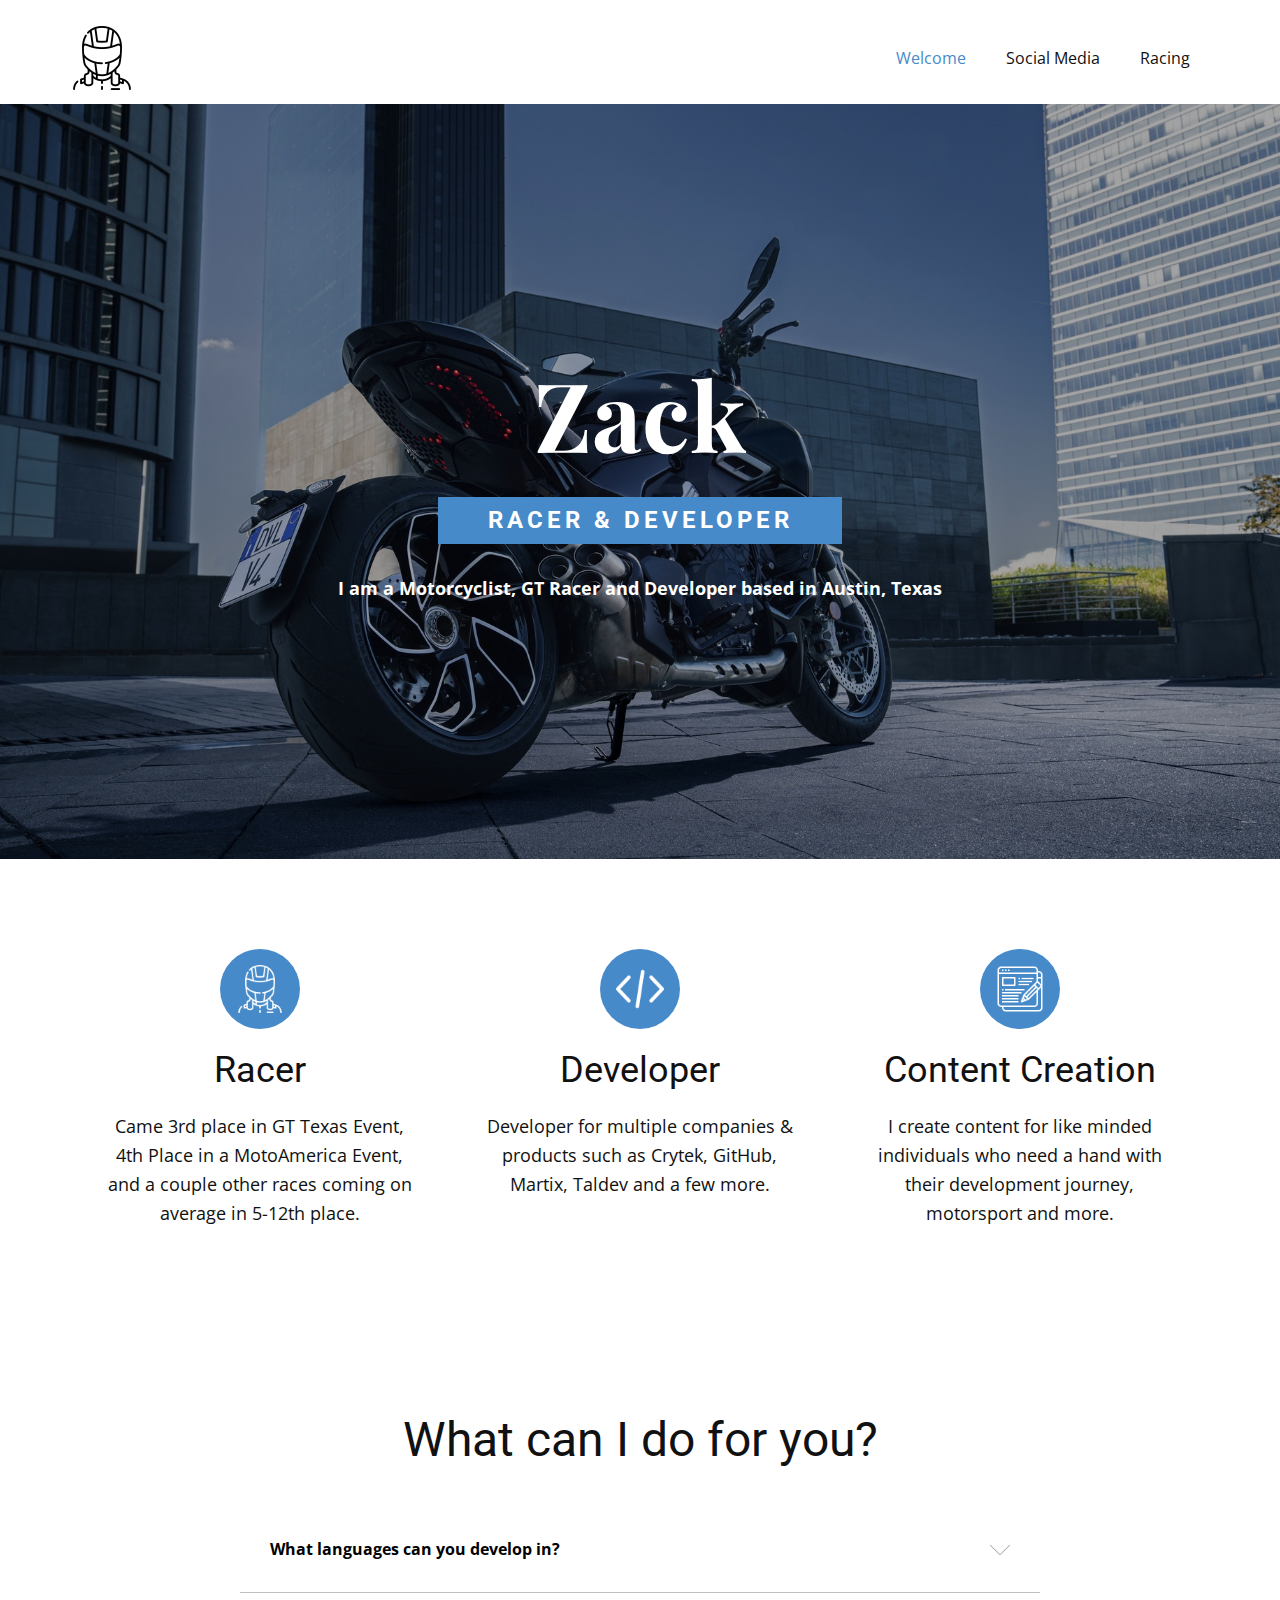
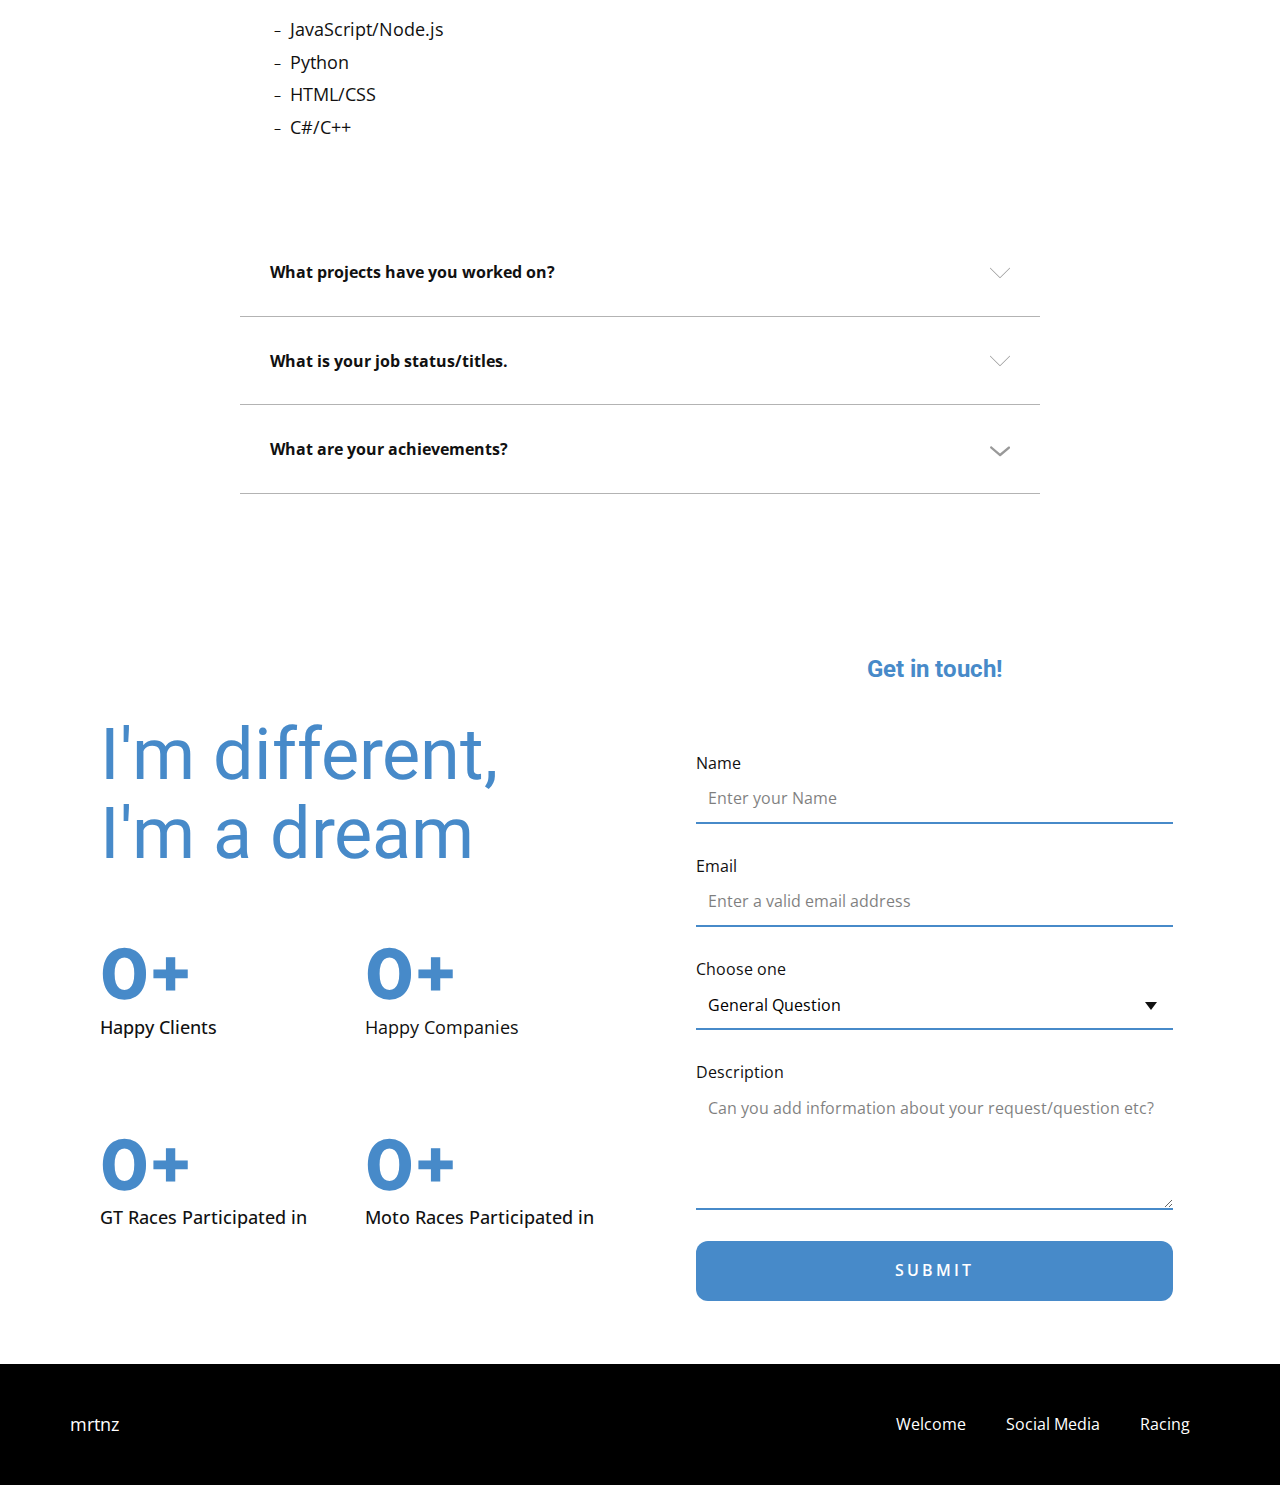
<file: index.html>
<!DOCTYPE html>
<html style="font-size: 16px;" lang="en"><head>
    <meta name="viewport" content="width=device-width, initial-scale=1.0">
    <meta charset="utf-8">
    <meta name="keywords" content="Zack, What can I do for you?, I&amp;apos;m different,I&amp;apos;m a dream">
    <meta name="description" content="">
    <title>Welcome</title>
    <link rel="stylesheet" href="nicepage.css" media="screen">
<link rel="stylesheet" href="Welcome.css" media="screen">
    <script class="u-script" type="text/javascript" src="jquery.js" defer=""></script>
    <script class="u-script" type="text/javascript" src="nicepage.js" defer=""></script>
    <meta name="generator" content="Nicepage 6.8.9, nicepage.com">
    <meta name="referrer" content="origin">
    <link id="u-theme-google-font" rel="stylesheet" href="https://fonts.googleapis.com/css?family=Roboto:100,100i,300,300i,400,400i,500,500i,700,700i,900,900i|Open+Sans:300,300i,400,400i,500,500i,600,600i,700,700i,800,800i">
    <link id="u-page-google-font" rel="stylesheet" href="https://fonts.googleapis.com/css?family=Playfair+Display:400,400i,500,500i,600,600i,700,700i,800,800i,900,900i|Montserrat:100,100i,200,200i,300,300i,400,400i,500,500i,600,600i,700,700i,800,800i,900,900i">
    
    
    
    
    
    
    <script type="application/ld+json">{
		"@context": "http://schema.org",
		"@type": "Organization",
		"name": "mrtnz",
		"logo": "images/5029739.png"
}</script>
    <meta name="theme-color" content="#478ac9">
    <meta property="og:title" content="Welcome">
    <meta property="og:type" content="website">
  <meta data-intl-tel-input-cdn-path="intlTelInput/"></head>
  <body data-home-page="Welcome.html" data-home-page-title="Welcome" data-path-to-root="./" data-include-products="false" class="u-body u-xl-mode" data-lang="en"><header class="u-clearfix u-header u-header" id="sec-3b17"><div class="u-clearfix u-sheet u-sheet-1">
        <a href="#" class="u-image u-logo u-image-1" data-image-width="128" data-image-height="128">
          <img src="images/5029739.png" class="u-logo-image u-logo-image-1">
        </a>
        <nav class="u-menu u-menu-one-level u-offcanvas u-menu-1">
          <div class="menu-collapse" style="font-size: 1rem; letter-spacing: 0px;">
            <a class="u-button-style u-custom-left-right-menu-spacing u-custom-padding-bottom u-custom-top-bottom-menu-spacing u-nav-link u-text-active-palette-1-base u-text-hover-palette-2-base" href="#">
              <svg class="u-svg-link" viewBox="0 0 24 24"><use xlink:href="#menu-hamburger"></use></svg>
              <svg class="u-svg-content" version="1.1" id="menu-hamburger" viewBox="0 0 16 16" x="0px" y="0px" xmlns:xlink="http://www.w3.org/1999/xlink" xmlns="http://www.w3.org/2000/svg"><g><rect y="1" width="16" height="2"></rect><rect y="7" width="16" height="2"></rect><rect y="13" width="16" height="2"></rect>
</g></svg>
            </a>
          </div>
          <div class="u-custom-menu u-nav-container">
            <ul class="u-nav u-unstyled u-nav-1"><li class="u-nav-item"><a class="u-button-style u-nav-link u-text-active-palette-1-base u-text-hover-palette-2-base" href="Welcome.html" style="padding: 10px 20px;">Welcome</a>
</li><li class="u-nav-item"><a class="u-button-style u-nav-link u-text-active-palette-1-base u-text-hover-palette-2-base" href="Social-Media.html" style="padding: 10px 20px;">Social Media</a>
</li><li class="u-nav-item"><a class="u-button-style u-nav-link u-text-active-palette-1-base u-text-hover-palette-2-base" href="Racing.html" style="padding: 10px 20px;">Racing</a>
</li></ul>
          </div>
          <div class="u-custom-menu u-nav-container-collapse">
            <div class="u-black u-container-style u-inner-container-layout u-opacity u-opacity-95 u-sidenav">
              <div class="u-inner-container-layout u-sidenav-overflow">
                <div class="u-menu-close"></div>
                <ul class="u-align-center u-nav u-popupmenu-items u-unstyled u-nav-2"><li class="u-nav-item"><a class="u-button-style u-nav-link" href="Welcome.html">Welcome</a>
</li><li class="u-nav-item"><a class="u-button-style u-nav-link" href="Social-Media.html">Social Media</a>
</li><li class="u-nav-item"><a class="u-button-style u-nav-link" href="Racing.html">Racing</a>
</li></ul>
              </div>
            </div>
            <div class="u-black u-menu-overlay u-opacity u-opacity-70"></div>
          </div>
        </nav>
      </div></header>
    <section class="u-align-center u-clearfix u-image u-shading u-section-1" id="carousel_4fc4" data-image-width="3840" data-image-height="2160">
      <div class="u-clearfix u-sheet u-sheet-1">
        <h2 class="u-custom-font u-font-playfair-display u-text u-text-body-alt-color u-text-default u-text-1">Zack</h2>
        <div class="u-align-center-xs u-container-style u-expanded-width-xs u-group u-palette-1-base u-group-1">
          <div class="u-container-layout u-valign-middle u-container-layout-1">
            <h4 class="u-text u-text-default u-text-2">Racer &amp; Developer </h4>
          </div>
        </div>
        <p class="u-text u-text-body-alt-color u-text-3">I am a Motorcyclist, GT Racer and Developer based in Austin, Texas</p>
      </div>
    </section>
    <section class="u-align-center u-clearfix u-container-align-center u-section-2" id="sec-25f8">
      <div class="u-align-left u-clearfix u-sheet u-sheet-1">
        <div class="u-expanded-width u-list u-list-1">
          <div class="u-repeater u-repeater-1">
            <div class="u-container-align-center u-container-style u-list-item u-repeater-item">
              <div class="u-container-layout u-similar-container u-container-layout-1"><span class="u-align-center u-file-icon u-icon u-icon-circle u-palette-1-base u-icon-1"><img src="images/5029739-851a14d3.png" alt=""></span>
                <h3 class="u-align-center u-text u-text-default u-text-1">Racer</h3>
                <p class="u-align-center u-text u-text-2">Came 3rd place in GT Texas Event, 4th Place in a MotoAmerica Event, and a couple other races coming on average in 5-12th place.</p>
              </div>
            </div>
            <div class="u-container-align-center u-container-style u-list-item u-repeater-item">
              <div class="u-container-layout u-similar-container u-container-layout-2"><span class="u-align-center u-file-icon u-icon u-icon-circle u-palette-1-base u-icon-2"><img src="images/711284-745e7885.png" alt=""></span>
                <h3 class="u-align-center u-text u-text-default u-text-3"> Developer</h3>
                <p class="u-align-center u-text u-text-4">Developer for multiple companies &amp; products such as Crytek, GitHub, Martix, Taldev and a few more.</p>
              </div>
            </div>
            <div class="u-container-align-center u-container-style u-list-item u-repeater-item">
              <div class="u-container-layout u-similar-container u-container-layout-3"><span class="u-align-center u-file-icon u-icon u-icon-circle u-palette-1-base u-icon-3"><img src="images/3079941-8e844432.png" alt=""></span>
                <h3 class="u-align-center u-text u-text-default u-text-5"> Content Creation</h3>
                <p class="u-align-center u-text u-text-6">I create content for like minded individuals who need a hand with their development journey, motorsport and more. </p>
              </div>
            </div>
          </div>
        </div>
      </div>
    </section>
    <section class="u-align-center u-clearfix u-white u-section-3" id="sec-717c">
      <div class="u-clearfix u-sheet u-valign-top u-sheet-1">
        <h2 class="u-text u-text-default u-text-1">What can I do for you?</h2>
        <div class="u-accordion u-spacing-2 u-accordion-1">
          <div class="u-accordion-item">
            <a class="active u-accordion-link u-border-1 u-border-active-grey-25 u-border-grey-30 u-border-hover-grey-30 u-border-no-left u-border-no-right u-border-no-top u-button-style u-text-active-black u-text-body-color u-text-hover-black u-accordion-link-1" id="link-accordion-7c0e" aria-controls="accordion-7c0e" aria-selected="true">
              <span class="u-accordion-link-text">What languages can you develop in?</span><span class="u-accordion-link-icon u-icon u-text-grey-40 u-icon-1"><svg class="u-svg-link" preserveAspectRatio="xMidYMin slice" viewBox="0 0 512 512" style=""><use xmlns:xlink="http://www.w3.org/1999/xlink" xlink:href="#svg-efea"></use></svg><svg xmlns="http://www.w3.org/2000/svg" xmlns:xlink="http://www.w3.org/1999/xlink" version="1.1" xml:space="preserve" class="u-svg-content" viewBox="0 0 512 512" x="0px" y="0px" id="svg-efea" style="enable-background:new 0 0 512 512;"><g><g><path d="M509.121,125.966c-3.838-3.838-10.055-3.838-13.893,0L256.005,365.194L16.771,125.966c-3.838-3.838-10.055-3.838-13.893,0    c-3.838,3.838-3.838,10.055,0,13.893l246.18,246.175c1.842,1.842,4.337,2.878,6.947,2.878c2.61,0,5.104-1.036,6.946-2.878    l246.17-246.175C512.959,136.021,512.959,129.804,509.121,125.966z"></path>
</g>
</g></svg></span>
            </a>
            <div class="u-accordion-active u-accordion-pane u-align-left u-container-style u-accordion-pane-1" id="accordion-7c0e" aria-labelledby="link-accordion-7c0e">
              <div class="u-container-layout u-valign-top u-container-layout-1">
                <ul class="u-custom-list u-text u-text-2">
                  <li>
                    <div class="u-list-icon">
                      <div xmlns="http://www.w3.org/2000/svg" xmlns:xlink="http://www.w3.org/1999/xlink" version="1.1" xml:space="preserve" class="u-svg-content">–</div>
                    </div>JavaScript/Node.js
                  </li>
                  <li>
                    <div class="u-list-icon">
                      <div xmlns="http://www.w3.org/2000/svg" xmlns:xlink="http://www.w3.org/1999/xlink" version="1.1" xml:space="preserve" class="u-svg-content">–</div>
                    </div>Python
                  </li>
                  <li>
                    <div class="u-list-icon">
                      <div xmlns="http://www.w3.org/2000/svg" xmlns:xlink="http://www.w3.org/1999/xlink" version="1.1" xml:space="preserve" class="u-svg-content">–</div>
                    </div>HTML/CSS
                  </li>
                  <li>
                    <div class="u-list-icon">
                      <div xmlns="http://www.w3.org/2000/svg" xmlns:xlink="http://www.w3.org/1999/xlink" version="1.1" xml:space="preserve" class="u-svg-content">–</div>
                    </div>C#/C++
                  </li>
                </ul>
              </div>
            </div>
          </div>
          <div class="u-accordion-item">
            <a class="u-accordion-link u-border-1 u-border-active-grey-25 u-border-grey-30 u-border-hover-grey-30 u-border-no-left u-border-no-right u-border-no-top u-button-style u-text-active-black u-text-body-color u-text-hover-black u-accordion-link-2" id="link-accordion-05cb" aria-controls="accordion-05cb" aria-selected="false">
              <span class="u-accordion-link-text">What projects have you worked on?<br>
              </span><span class="u-accordion-link-icon u-icon u-text-grey-40 u-icon-2"><svg class="u-svg-link" preserveAspectRatio="xMidYMin slice" viewBox="0 0 512 512" style=""><use xmlns:xlink="http://www.w3.org/1999/xlink" xlink:href="#svg-6ce4"></use></svg><svg xmlns="http://www.w3.org/2000/svg" xmlns:xlink="http://www.w3.org/1999/xlink" version="1.1" xml:space="preserve" class="u-svg-content" viewBox="0 0 512 512" x="0px" y="0px" id="svg-6ce4" style="enable-background:new 0 0 512 512;"><g><g><path d="M509.121,125.966c-3.838-3.838-10.055-3.838-13.893,0L256.005,365.194L16.771,125.966c-3.838-3.838-10.055-3.838-13.893,0    c-3.838,3.838-3.838,10.055,0,13.893l246.18,246.175c1.842,1.842,4.337,2.878,6.947,2.878c2.61,0,5.104-1.036,6.946-2.878    l246.17-246.175C512.959,136.021,512.959,129.804,509.121,125.966z"></path>
</g>
</g></svg></span>
            </a>
            <div class="u-accordion-pane u-align-left u-container-style u-accordion-pane-2" id="accordion-05cb" aria-labelledby="link-accordion-05cb">
              <div class="u-container-layout u-valign-top u-container-layout-2">
                <ul class="u-custom-list u-text u-text-3">
                  <li>
                    <div class="u-list-icon">
                      <div xmlns="http://www.w3.org/2000/svg" xmlns:xlink="http://www.w3.org/1999/xlink" version="1.1" xml:space="preserve" class="u-svg-content">–</div>
                    </div>CodeHub
                  </li>
                  <li>
                    <div class="u-list-icon">
                      <div xmlns="http://www.w3.org/2000/svg" xmlns:xlink="http://www.w3.org/1999/xlink" version="1.1" xml:space="preserve" class="u-svg-content">–</div>
                    </div>ProjectHub
                  </li>
                  <li>
                    <div class="u-list-icon">
                      <div xmlns="http://www.w3.org/2000/svg" xmlns:xlink="http://www.w3.org/1999/xlink" version="1.1" xml:space="preserve" class="u-svg-content">–</div>
                    </div>Martix Shield
                  </li>
                  <li>
                    <div class="u-list-icon">
                      <div xmlns="http://www.w3.org/2000/svg" xmlns:xlink="http://www.w3.org/1999/xlink" version="1.1" xml:space="preserve" class="u-svg-content">–</div>
                    </div>Martix Network
                  </li>
                  <li>
                    <div class="u-list-icon">
                      <div xmlns="http://www.w3.org/2000/svg" xmlns:xlink="http://www.w3.org/1999/xlink" version="1.1" xml:space="preserve" class="u-svg-content">–</div>
                    </div>AstroBox
                  </li>
                </ul>
              </div>
            </div>
          </div>
          <div class="u-accordion-item">
            <a class="u-accordion-link u-border-1 u-border-active-grey-25 u-border-grey-30 u-border-hover-grey-30 u-border-no-left u-border-no-right u-border-no-top u-button-style u-text-active-black u-text-body-color u-text-hover-black u-accordion-link-3" id="link-accordion-a6bb" aria-controls="accordion-a6bb" aria-selected="false">
              <span class="u-accordion-link-text">What is your job status/titles.</span><span class="u-accordion-link-icon u-icon u-text-grey-40 u-icon-3"><svg class="u-svg-link" preserveAspectRatio="xMidYMin slice" viewBox="0 0 512 512" style=""><use xmlns:xlink="http://www.w3.org/1999/xlink" xlink:href="#svg-4429"></use></svg><svg xmlns="http://www.w3.org/2000/svg" xmlns:xlink="http://www.w3.org/1999/xlink" version="1.1" xml:space="preserve" class="u-svg-content" viewBox="0 0 512 512" x="0px" y="0px" id="svg-4429" style="enable-background:new 0 0 512 512;"><g><g><path d="M509.121,125.966c-3.838-3.838-10.055-3.838-13.893,0L256.005,365.194L16.771,125.966c-3.838-3.838-10.055-3.838-13.893,0    c-3.838,3.838-3.838,10.055,0,13.893l246.18,246.175c1.842,1.842,4.337,2.878,6.947,2.878c2.61,0,5.104-1.036,6.946-2.878    l246.17-246.175C512.959,136.021,512.959,129.804,509.121,125.966z"></path>
</g>
</g></svg></span>
            </a>
            <div class="u-accordion-pane u-align-left u-container-style u-accordion-pane-3" id="accordion-a6bb" aria-labelledby="link-accordion-a6bb">
              <div class="u-container-layout u-container-layout-3">
                <ul class="u-custom-list u-text u-text-4">
                  <li>
                    <div class="u-list-icon">
                      <div xmlns="http://www.w3.org/2000/svg" xmlns:xlink="http://www.w3.org/1999/xlink" version="1.1" xml:space="preserve" class="u-svg-content">–</div>
                    </div>Founder &amp; CEO, Martix Corporation
                  </li>
                  <li>
                    <div class="u-list-icon">
                      <div xmlns="http://www.w3.org/2000/svg" xmlns:xlink="http://www.w3.org/1999/xlink" version="1.1" xml:space="preserve" class="u-svg-content">–</div>
                    </div>Founder &amp; Former CEO, Taldev Technologies Inc
                  </li>
                  <li>
                    <div class="u-list-icon">
                      <div xmlns="http://www.w3.org/2000/svg" xmlns:xlink="http://www.w3.org/1999/xlink" version="1.1" xml:space="preserve" class="u-svg-content">–</div>
                    </div>Co-Founder &amp; Operations Director, AeroTMX Inc
                  </li>
                </ul>
              </div>
            </div>
          </div>
          <div class="u-accordion-item">
            <a class="u-accordion-link u-border-1 u-border-active-grey-25 u-border-grey-30 u-border-hover-grey-30 u-border-no-left u-border-no-right u-border-no-top u-button-style u-text-active-black u-text-body-color u-text-hover-black u-accordion-link-4" id="link-976e" aria-controls="976e" aria-selected="false">
              <span class="u-accordion-link-text">What are your achievements?</span><span class="u-accordion-link-icon u-icon u-text-grey-40 u-icon-4"><svg class="u-svg-link" preserveAspectRatio="xMidYMin slice" viewBox="0 0 16 16" style=""><use xlink:href="#svg-8178"></use></svg><svg class="u-svg-content" viewBox="0 0 16 16" x="0px" y="0px" id="svg-8178"><path d="M8,10.7L1.6,5.3c-0.4-0.4-1-0.4-1.3,0c-0.4,0.4-0.4,0.9,0,1.3l7.2,6.1c0.1,0.1,0.4,0.2,0.6,0.2s0.4-0.1,0.6-0.2l7.1-6
	c0.4-0.4,0.4-0.9,0-1.3c-0.4-0.4-1-0.4-1.3,0L8,10.7z"></path></svg></span>
            </a>
            <div class="u-accordion-pane u-align-left u-container-style u-accordion-pane-4" id="976e" aria-labelledby="link-976e">
              <div class="u-container-layout u-container-layout-4">
                <h4 class="u-text u-text-default u-text-5">- CodeHub Certifcate<br>- ProjectHub Certificate<br>- Coding Camp Certificate<br>- BikeGang Network Certificate<br>
                </h4>
              </div>
            </div>
          </div>
        </div>
      </div>
    </section>
    <section class="u-clearfix u-container-align-center u-white u-section-4" id="carousel_6962">
      <div class="u-clearfix u-sheet u-sheet-1">
        <div class="data-layout-selected u-clearfix u-expanded-width u-layout-wrap u-layout-wrap-1">
          <div class="u-layout">
            <div class="u-layout-row">
              <div class="u-container-align-center-xs u-container-style u-layout-cell u-right-cell u-shape-rectangle u-size-31-lg u-size-31-xl u-size-60-md u-size-60-sm u-size-60-xs u-layout-cell-1">
                <div class="u-container-layout u-container-layout-1">
                  <h1 class="u-align-center-xs u-text u-text-default u-text-palette-1-base u-text-1">I'm different,<br>I'm a dream
                  </h1>
                  <div class="u-expanded-width u-list u-list-1">
                    <div class="u-repeater u-repeater-1">
                      <div class="u-container-align-center-xs u-container-style u-list-item u-repeater-item u-shape-rectangle u-list-item-1">
                        <div class="u-container-layout u-similar-container u-valign-top u-container-layout-2">
                          <h3 class="u-align-center-xs u-align-left-lg u-align-left-md u-align-left-sm u-align-left-xl u-custom-font u-font-montserrat u-text u-text-palette-1-base u-text-2" data-animation-name="counter" data-animation-event="scroll" data-animation-duration="3000">200+</h3>
                          <p class="u-align-center-xs u-align-left-lg u-align-left-md u-align-left-sm u-align-left-xl u-text u-text-3">Happy Clients </p>
                        </div>
                      </div>
                      <div class="u-container-align-center-xs u-container-align-left-lg u-container-align-left-md u-container-align-left-sm u-container-align-left-xl u-container-style u-list-item u-repeater-item u-shape-rectangle u-list-item-2">
                        <div class="u-container-layout u-similar-container u-valign-top u-container-layout-3">
                          <h3 class="u-align-center-xs u-align-left-lg u-align-left-md u-align-left-sm u-align-left-xl u-custom-font u-font-montserrat u-text u-text-palette-1-base u-text-4" data-animation-name="counter" data-animation-event="scroll" data-animation-duration="3000">50+</h3>
                          <p class="u-align-center-xs u-align-left-lg u-align-left-md u-align-left-sm u-align-left-xl u-text u-text-5">Happy Companies</p>
                        </div>
                      </div>
                      <div class="u-container-align-center-xs u-container-style u-list-item u-repeater-item u-shape-rectangle u-list-item-3">
                        <div class="u-container-layout u-similar-container u-valign-top u-container-layout-4">
                          <h3 class="u-align-center-xs u-align-left-lg u-align-left-md u-align-left-sm u-align-left-xl u-custom-font u-font-montserrat u-text u-text-palette-1-base u-text-6" data-animation-name="counter" data-animation-event="scroll" data-animation-duration="3000">15+</h3>
                          <p class="u-align-center-xs u-align-left-lg u-align-left-md u-align-left-sm u-align-left-xl u-text u-text-7">GT Races Participated in </p>
                        </div>
                      </div>
                      <div class="u-container-align-center-xs u-container-align-left-lg u-container-align-left-md u-container-align-left-sm u-container-align-left-xl u-container-style u-list-item u-repeater-item u-shape-rectangle u-list-item-4">
                        <div class="u-container-layout u-similar-container u-valign-top u-container-layout-5">
                          <h3 class="u-align-center-xs u-align-left-lg u-align-left-md u-align-left-sm u-align-left-xl u-custom-font u-font-montserrat u-text u-text-palette-1-base u-text-8" data-animation-name="counter" data-animation-event="scroll" data-animation-duration="3000">25+ </h3>
                          <p class="u-align-center-xs u-align-left-lg u-align-left-md u-align-left-sm u-align-left-xl u-text u-text-9">Moto Races&nbsp;Participated in </p>
                        </div>
                      </div>
                    </div>
                  </div>
                </div>
              </div>
              <div class="u-align-center u-container-align-center-lg u-container-align-center-xl u-container-align-center-xs u-container-align-left-md u-container-align-left-sm u-container-style u-layout-cell u-left-cell u-size-29-lg u-size-29-xl u-size-60-md u-size-60-sm u-size-60-xs u-layout-cell-2">
                <div class="u-container-layout u-valign-middle u-container-layout-6">
                  <h4 class="u-align-center-lg u-align-center-xl u-align-center-xs u-align-left-md u-align-left-sm u-text u-text-default u-text-palette-1-base u-text-10"> Get in touch!</h4>
                  <div class="custom-expanded u-form u-form-1">
                    <form action="https://forms.nicepagesrv.com/v2/form/process" class="u-clearfix u-form-spacing-30 u-form-vertical u-inner-form" style="padding: 0;" source="email" name="form">
                      <div class="u-form-group u-form-name">
                        <label for="name-daf4" class="u-label">Name</label>
                        <input type="text" placeholder="Enter your Name" id="name-daf4" name="name" class="u-border-2 u-border-no-left u-border-no-right u-border-no-top u-border-palette-1-base u-input u-input-rectangle" required="" wfd-id="id557" maxlength="100">
                      </div>
                      <div class="u-form-email u-form-group">
                        <label for="email-daf4" class="u-label">Email</label>
                        <input type="email" placeholder="Enter a valid email address" id="email-daf4" name="email" class="u-border-2 u-border-no-left u-border-no-right u-border-no-top u-border-palette-1-base u-input u-input-rectangle" required="" wfd-id="id558" maxlength="100">
                      </div>
                      <div class="u-form-group u-form-select u-form-group-3">
                        <label for="select-72e6" class="u-label">Choose one</label>
                        <div class="u-form-select-wrapper">
                          <select id="select-72e6" name="select" class="u-border-2 u-border-no-left u-border-no-right u-border-no-top u-border-palette-1-base u-input u-input-rectangle" required="required">
                            <option value="General Question" data-calc="">General Question</option>
                            <option value="Legal/Copyright" data-calc="">Legal/Copyright</option>
                            <option value="Privacy" data-calc="">Privacy</option>
                            <option value="Coding Support" data-calc="">Coding Support</option>
                            <option value="Hire me" data-calc="">Hire me</option>
                            <option value="Help/Assistance" data-calc="">Help/Assistance</option>
                            <option value="Other" data-calc="">Other</option>
                          </select>
                          <svg class="u-caret u-caret-svg" version="1.1" id="Layer_1" xmlns="http://www.w3.org/2000/svg" xmlns:xlink="http://www.w3.org/1999/xlink" x="0px" y="0px" width="16px" height="16px" viewBox="0 0 16 16" style="fill:currentColor;" xml:space="preserve"><polygon class="st0" points="8,12 2,4 14,4 "></polygon></svg>
                        </div>
                      </div>
                      <div class="u-form-group u-form-textarea u-form-group-4">
                        <label for="textarea-fe9a" class="u-label">Description</label>
                        <textarea rows="4" cols="50" id="textarea-fe9a" name="textarea" class="u-border-2 u-border-no-left u-border-no-right u-border-no-top u-border-palette-1-base u-input u-input-rectangle" required="" placeholder="Can you add information about your request/question etc?"></textarea>
                      </div>
                      <div class="u-align-left u-form-group u-form-submit">
                        <a href="#" class="u-active-palette-1-base u-border-none u-btn u-btn-round u-btn-submit u-button-style u-hover-palette-1-base u-palette-1-base u-radius-12 u-btn-1">Submit</a>
                        <input type="submit" value="submit" class="u-form-control-hidden" wfd-id="id559">
                      </div>
                      <div class="u-form-send-message u-form-send-success"> Thank you! Your message has been sent. </div>
                      <div class="u-form-send-error u-form-send-message"> Unable to send your message. Please fix errors then try again. </div>
                      <input type="hidden" value="" name="recaptchaResponse" wfd-id="id560">
                      <input type="hidden" name="formServices" value="a59223e0-bd4d-8757-0d7c-6a76f9b8fce2">
                    </form>
                  </div>
                </div>
              </div>
            </div>
          </div>
        </div>
      </div>
    </section>
    
    
    
    <footer class="u-black u-clearfix u-footer" id="sec-92ec"><div class="u-clearfix u-sheet u-sheet-1">
        <nav class="u-menu u-menu-one-level u-offcanvas u-menu-1">
          <div class="menu-collapse">
            <a class="u-button-style u-nav-link" href="#">
              <svg class="u-svg-link" viewBox="0 0 24 24"><use xlink:href="#menu-hamburger"></use></svg>
              <svg class="u-svg-content" version="1.1" id="menu-hamburger" viewBox="0 0 16 16" x="0px" y="0px" xmlns:xlink="http://www.w3.org/1999/xlink" xmlns="http://www.w3.org/2000/svg"><g><rect y="1" width="16" height="2"></rect><rect y="7" width="16" height="2"></rect><rect y="13" width="16" height="2"></rect>
</g></svg>
            </a>
          </div>
          <div class="u-custom-menu u-nav-container">
            <ul class="u-nav u-unstyled"><li class="u-nav-item"><a class="u-button-style u-nav-link" href="Welcome.html">Welcome</a>
</li><li class="u-nav-item"><a class="u-button-style u-nav-link" href="Social-Media.html">Social Media</a>
</li><li class="u-nav-item"><a class="u-button-style u-nav-link" href="Racing.html">Racing</a>
</li></ul>
          </div>
          <div class="u-custom-menu u-nav-container-collapse">
            <div class="u-black u-container-style u-inner-container-layout u-opacity u-opacity-95 u-sidenav">
              <div class="u-inner-container-layout u-sidenav-overflow">
                <div class="u-menu-close"></div>
                <ul class="u-align-center u-nav u-popupmenu-items u-unstyled u-nav-2"><li class="u-nav-item"><a class="u-button-style u-nav-link" href="Welcome.html">Welcome</a>
</li><li class="u-nav-item"><a class="u-button-style u-nav-link" href="Social-Media.html">Social Media</a>
</li><li class="u-nav-item"><a class="u-button-style u-nav-link" href="Racing.html">Racing</a>
</li></ul>
              </div>
            </div>
            <div class="u-black u-menu-overlay u-opacity u-opacity-70"></div>
          </div>
        </nav>
        <p class="u-text u-text-default u-text-1">mrtnz </p>
      </div></footer>
<span style="height: 64px; width: 64px; margin-left: 0px; margin-right: auto; margin-top: 0px; background-image: none; right: 20px; bottom: 20px; padding: 15px" class="u-back-to-top u-icon u-icon-circle u-opacity u-opacity-85 u-palette-1-base" data-href="#">
        <svg class="u-svg-link" preserveAspectRatio="xMidYMin slice" viewBox="0 0 551.13 551.13"><use xmlns:xlink="http://www.w3.org/1999/xlink" xlink:href="#svg-1d98"></use></svg>
        <svg class="u-svg-content" enable-background="new 0 0 551.13 551.13" viewBox="0 0 551.13 551.13" xmlns="http://www.w3.org/2000/svg" id="svg-1d98"><path d="m275.565 189.451 223.897 223.897h51.668l-275.565-275.565-275.565 275.565h51.668z"></path></svg>
    </span>
  
</body></html>
</file>
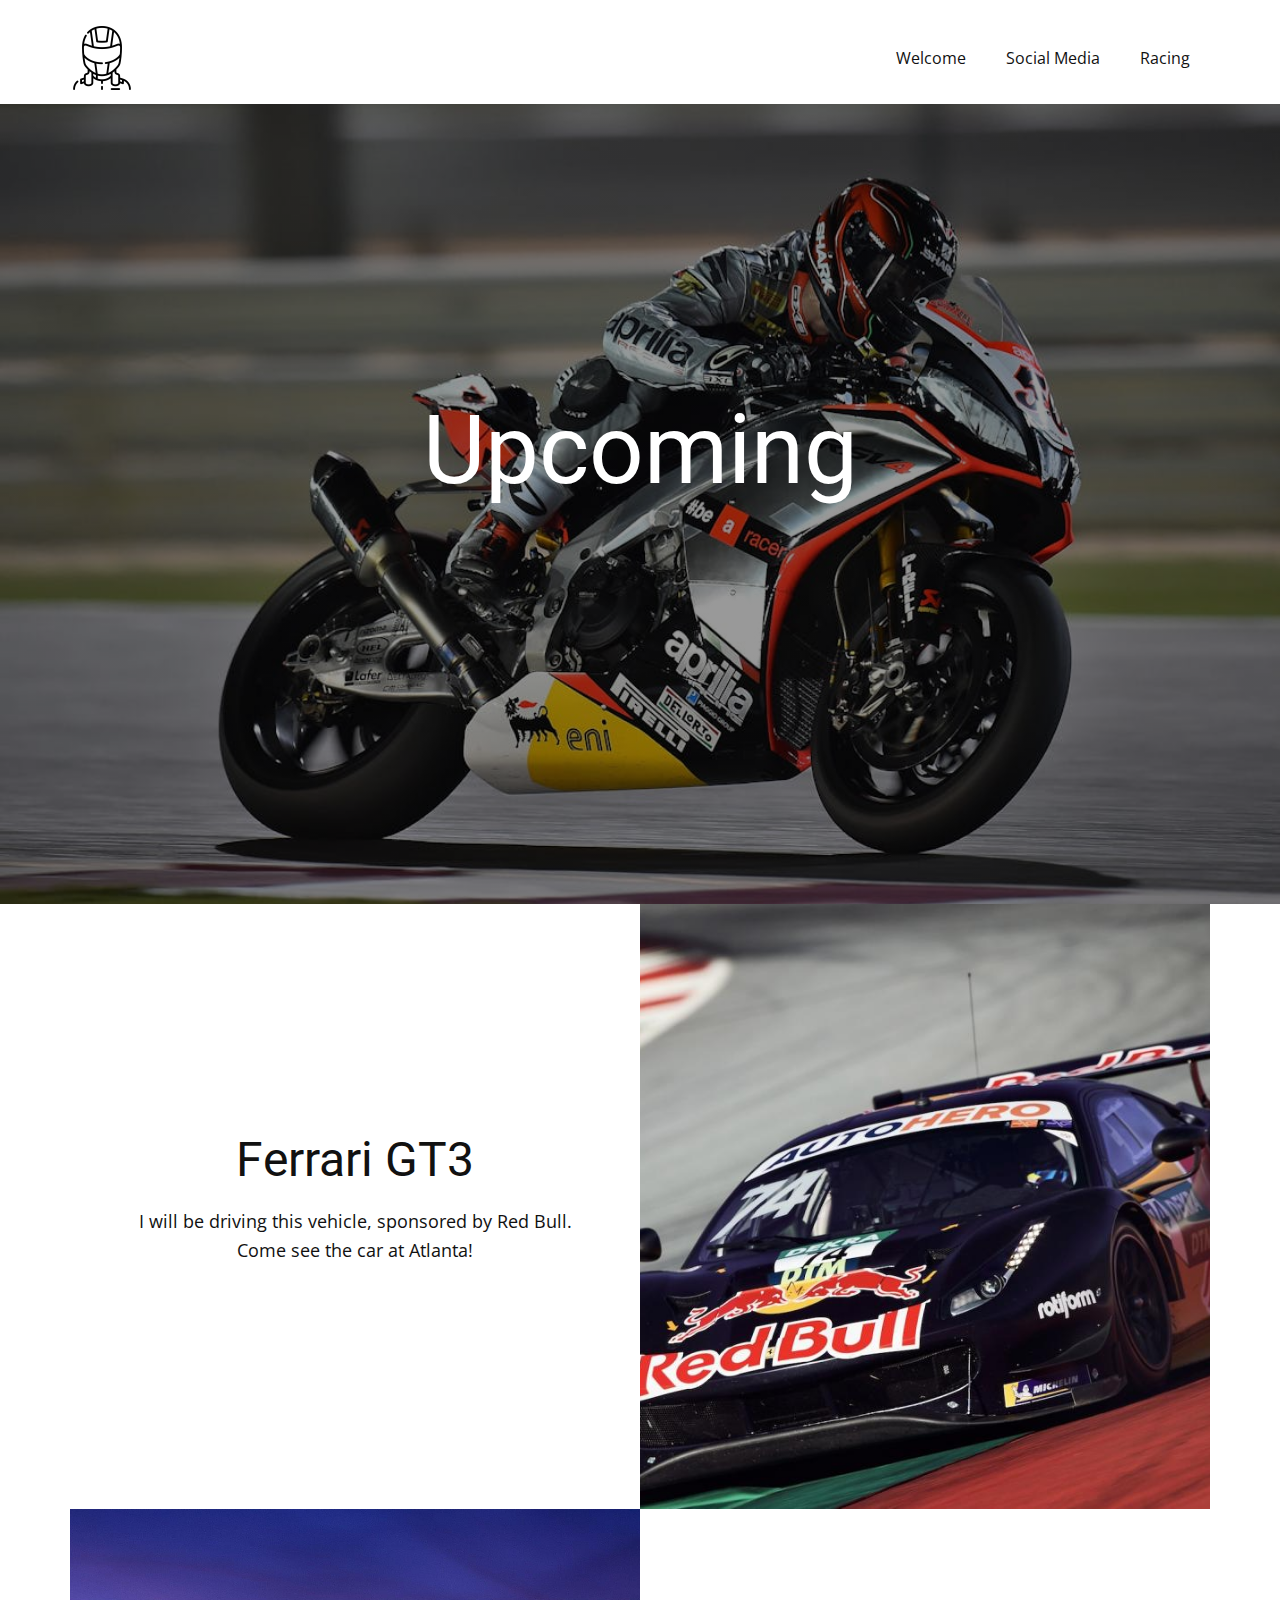
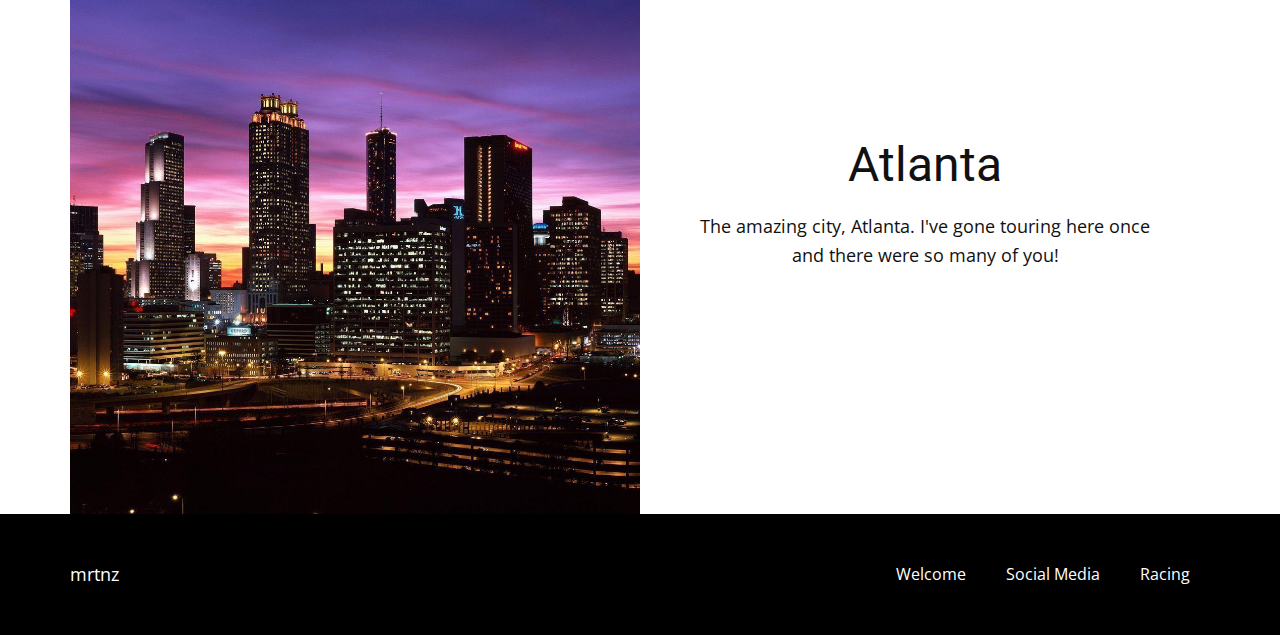
<file: Atlanta.html>
<!DOCTYPE html>
<html style="font-size: 16px;" lang="en"><head>
    <meta name="viewport" content="width=device-width, initial-scale=1.0">
    <meta charset="utf-8">
    <meta name="keywords" content="Upcoming, Ferrari GT3​, Atlanta">
    <meta name="description" content="">
    <title>Atlanta</title>
    <link rel="stylesheet" href="nicepage.css" media="screen">
<link rel="stylesheet" href="Atlanta.css" media="screen">
    <script class="u-script" type="text/javascript" src="jquery.js" defer=""></script>
    <script class="u-script" type="text/javascript" src="nicepage.js" defer=""></script>
    <meta name="generator" content="Nicepage 6.8.9, nicepage.com">
    <link id="u-theme-google-font" rel="stylesheet" href="https://fonts.googleapis.com/css?family=Roboto:100,100i,300,300i,400,400i,500,500i,700,700i,900,900i|Open+Sans:300,300i,400,400i,500,500i,600,600i,700,700i,800,800i">
    
    
    
    
    
    <script type="application/ld+json">{
		"@context": "http://schema.org",
		"@type": "Organization",
		"name": "mrtnz",
		"logo": "images/5029739.png"
}</script>
    <meta name="theme-color" content="#478ac9">
    <meta property="og:title" content="Atlanta">
    <meta property="og:type" content="website">
  <meta data-intl-tel-input-cdn-path="intlTelInput/"></head>
  <body data-path-to-root="./" data-include-products="false" class="u-body u-xl-mode" data-lang="en"><header class="u-clearfix u-header u-header" id="sec-3b17"><div class="u-clearfix u-sheet u-sheet-1">
        <a href="#" class="u-image u-logo u-image-1" data-image-width="128" data-image-height="128">
          <img src="images/5029739.png" class="u-logo-image u-logo-image-1">
        </a>
        <nav class="u-menu u-menu-one-level u-offcanvas u-menu-1">
          <div class="menu-collapse" style="font-size: 1rem; letter-spacing: 0px;">
            <a class="u-button-style u-custom-left-right-menu-spacing u-custom-padding-bottom u-custom-top-bottom-menu-spacing u-nav-link u-text-active-palette-1-base u-text-hover-palette-2-base" href="#">
              <svg class="u-svg-link" viewBox="0 0 24 24"><use xlink:href="#menu-hamburger"></use></svg>
              <svg class="u-svg-content" version="1.1" id="menu-hamburger" viewBox="0 0 16 16" x="0px" y="0px" xmlns:xlink="http://www.w3.org/1999/xlink" xmlns="http://www.w3.org/2000/svg"><g><rect y="1" width="16" height="2"></rect><rect y="7" width="16" height="2"></rect><rect y="13" width="16" height="2"></rect>
</g></svg>
            </a>
          </div>
          <div class="u-custom-menu u-nav-container">
            <ul class="u-nav u-unstyled u-nav-1"><li class="u-nav-item"><a class="u-button-style u-nav-link u-text-active-palette-1-base u-text-hover-palette-2-base" href="Welcome.html" style="padding: 10px 20px;">Welcome</a>
</li><li class="u-nav-item"><a class="u-button-style u-nav-link u-text-active-palette-1-base u-text-hover-palette-2-base" href="Social-Media.html" style="padding: 10px 20px;">Social Media</a>
</li><li class="u-nav-item"><a class="u-button-style u-nav-link u-text-active-palette-1-base u-text-hover-palette-2-base" href="Racing.html" style="padding: 10px 20px;">Racing</a>
</li></ul>
          </div>
          <div class="u-custom-menu u-nav-container-collapse">
            <div class="u-black u-container-style u-inner-container-layout u-opacity u-opacity-95 u-sidenav">
              <div class="u-inner-container-layout u-sidenav-overflow">
                <div class="u-menu-close"></div>
                <ul class="u-align-center u-nav u-popupmenu-items u-unstyled u-nav-2"><li class="u-nav-item"><a class="u-button-style u-nav-link" href="Welcome.html">Welcome</a>
</li><li class="u-nav-item"><a class="u-button-style u-nav-link" href="Social-Media.html">Social Media</a>
</li><li class="u-nav-item"><a class="u-button-style u-nav-link" href="Racing.html">Racing</a>
</li></ul>
              </div>
            </div>
            <div class="u-black u-menu-overlay u-opacity u-opacity-70"></div>
          </div>
        </nav>
      </div></header>
    <section class="u-align-center u-clearfix u-container-align-center u-image u-shading u-section-1" id="sec-5ff0" data-image-width="1127" data-image-height="750">
      <div class="u-clearfix u-sheet u-sheet-1">
        <h1 class="u-align-center u-text u-text-default u-title u-text-1">Upcoming</h1>
      </div>
    </section>
    <section class="u-clearfix u-section-2" id="sec-632a">
      <div class="u-clearfix u-sheet u-sheet-1">
        <div class="custom-expanded data-layout-selected u-clearfix u-gutter-0 u-layout-wrap u-layout-wrap-1">
          <div class="u-layout" style="">
            <div class="u-layout-row" style="">
              <div class="cell-temp-clone u-align-center u-container-align-center u-container-style u-layout-cell u-left-cell u-size-30 u-size-xs-60 u-white u-layout-cell-1" src="">
                <div class="u-container-layout u-container-layout-1">
                  <h2 class="u-align-center u-text u-text-1">Ferrari GT3 </h2>
                  <p class="u-align-center u-text u-text-2">I will be driving this vehicle, sponsored by Red Bull. Come see the car at Atlanta! </p>
                </div>
              </div>
              <div class="u-align-center u-container-style u-image u-layout-cell u-right-cell u-size-30 u-size-xs-60 u-image-1" src="" data-image-width="1200" data-image-height="675">
                <div class="u-container-layout u-valign-middle u-container-layout-2" src=""></div>
              </div>
            </div>
          </div>
        </div>
      </div>
    </section>
    <section class="u-clearfix u-section-3" id="carousel_0cc1">
      <div class="u-clearfix u-sheet u-sheet-1">
        <div class="custom-expanded data-layout-selected u-clearfix u-gutter-0 u-layout-wrap u-layout-wrap-1">
          <div class="u-layout" style="">
            <div class="u-layout-row" style="">
              <div class="cell-temp-clone u-align-center u-container-style u-image u-layout-cell u-left-cell u-size-30 u-size-xs-60 u-image-1" src="" data-image-width="1600" data-image-height="1200">
                <div class="u-container-layout u-container-layout-1" src=""></div>
              </div>
              <div class="u-align-center u-container-align-center u-container-style u-layout-cell u-right-cell u-size-30 u-size-xs-60 u-white u-layout-cell-2" src="">
                <div class="u-container-layout u-container-layout-2">
                  <h2 class="u-align-center u-text u-text-1">Atlanta</h2>
                  <p class="u-align-center u-text u-text-2">The amazing city, Atlanta. I've gone touring here once and there were so many of you!</p>
                </div>
              </div>
            </div>
          </div>
        </div>
      </div>
    </section>
    
    
    
    <footer class="u-black u-clearfix u-footer" id="sec-92ec"><div class="u-clearfix u-sheet u-sheet-1">
        <nav class="u-menu u-menu-one-level u-offcanvas u-menu-1">
          <div class="menu-collapse">
            <a class="u-button-style u-nav-link" href="#">
              <svg class="u-svg-link" viewBox="0 0 24 24"><use xlink:href="#menu-hamburger"></use></svg>
              <svg class="u-svg-content" version="1.1" id="menu-hamburger" viewBox="0 0 16 16" x="0px" y="0px" xmlns:xlink="http://www.w3.org/1999/xlink" xmlns="http://www.w3.org/2000/svg"><g><rect y="1" width="16" height="2"></rect><rect y="7" width="16" height="2"></rect><rect y="13" width="16" height="2"></rect>
</g></svg>
            </a>
          </div>
          <div class="u-custom-menu u-nav-container">
            <ul class="u-nav u-unstyled"><li class="u-nav-item"><a class="u-button-style u-nav-link" href="Welcome.html">Welcome</a>
</li><li class="u-nav-item"><a class="u-button-style u-nav-link" href="Social-Media.html">Social Media</a>
</li><li class="u-nav-item"><a class="u-button-style u-nav-link" href="Racing.html">Racing</a>
</li></ul>
          </div>
          <div class="u-custom-menu u-nav-container-collapse">
            <div class="u-black u-container-style u-inner-container-layout u-opacity u-opacity-95 u-sidenav">
              <div class="u-inner-container-layout u-sidenav-overflow">
                <div class="u-menu-close"></div>
                <ul class="u-align-center u-nav u-popupmenu-items u-unstyled u-nav-2"><li class="u-nav-item"><a class="u-button-style u-nav-link" href="Welcome.html">Welcome</a>
</li><li class="u-nav-item"><a class="u-button-style u-nav-link" href="Social-Media.html">Social Media</a>
</li><li class="u-nav-item"><a class="u-button-style u-nav-link" href="Racing.html">Racing</a>
</li></ul>
              </div>
            </div>
            <div class="u-black u-menu-overlay u-opacity u-opacity-70"></div>
          </div>
        </nav>
        <p class="u-text u-text-default u-text-1">mrtnz </p>
      </div></footer>
  
</body></html>
</file>
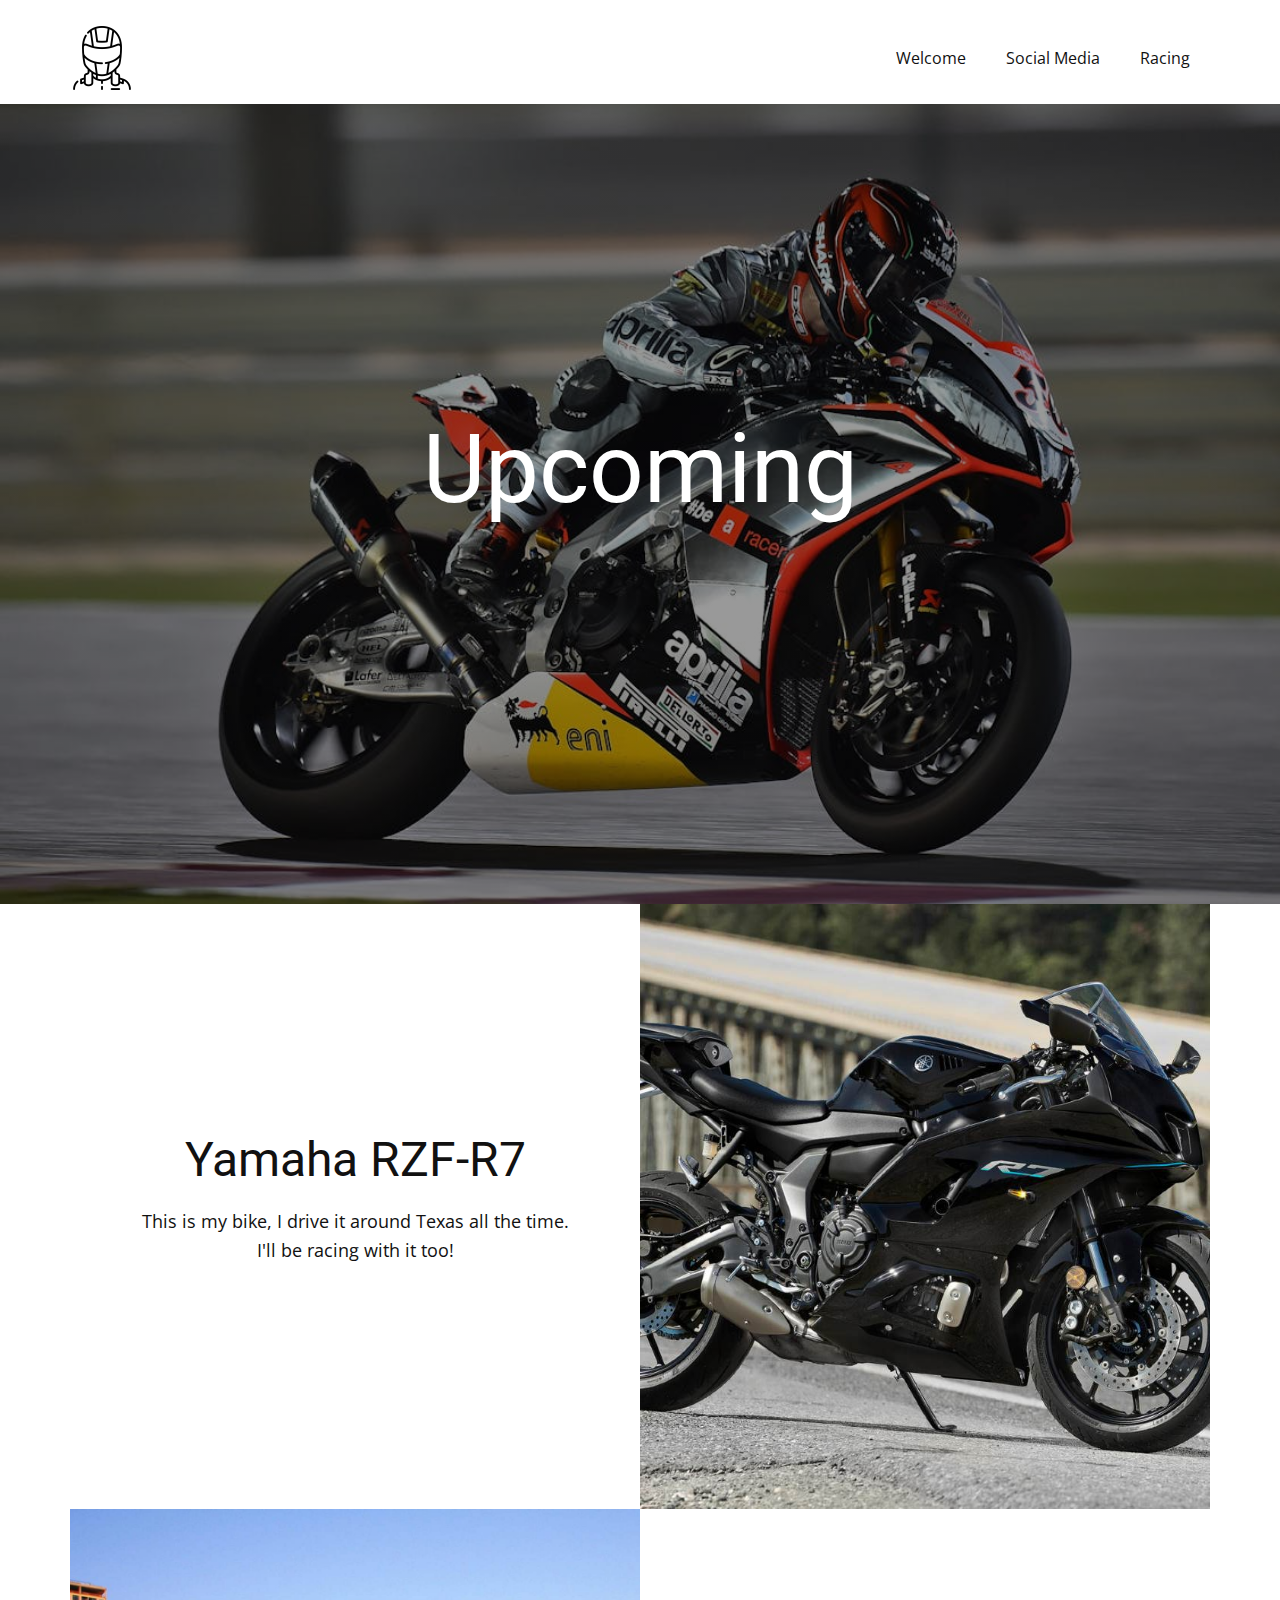
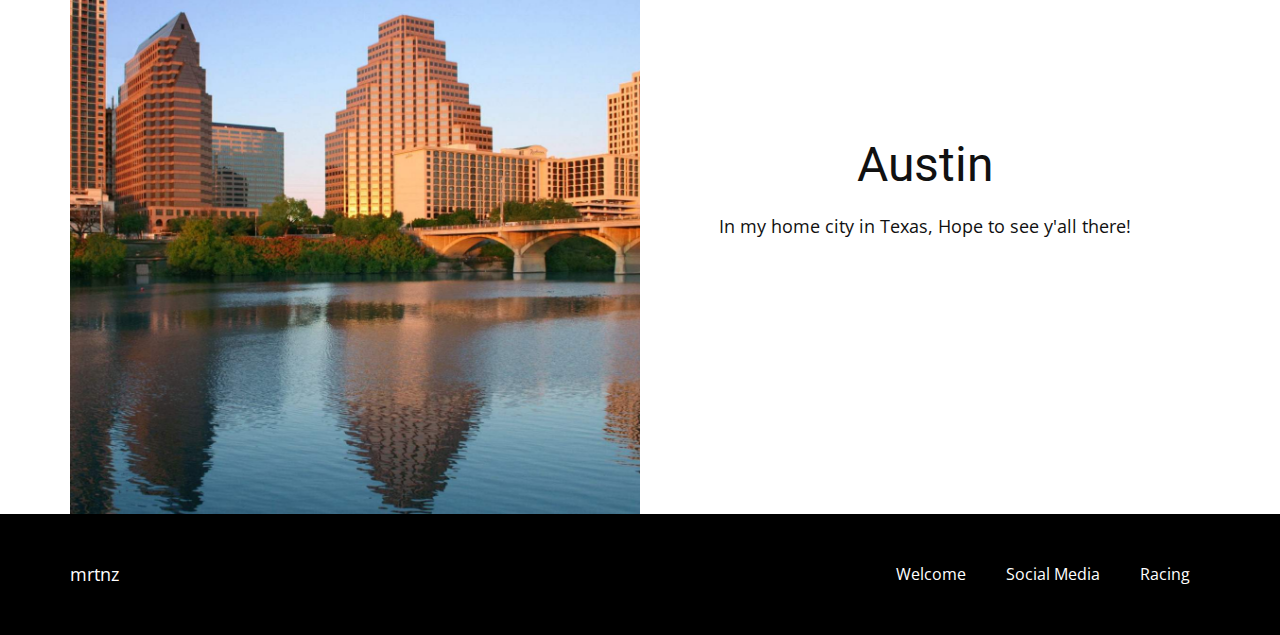
<file: MotoAmerica.html>
<!DOCTYPE html>
<html style="font-size: 16px;" lang="en"><head>
    <meta name="viewport" content="width=device-width, initial-scale=1.0">
    <meta charset="utf-8">
    <meta name="keywords" content="Upcoming, Ferrari GT3​, Atlanta">
    <meta name="description" content="">
    <title>MotoAmerica</title>
    <link rel="stylesheet" href="nicepage.css" media="screen">
<link rel="stylesheet" href="MotoAmerica.css" media="screen">
    <script class="u-script" type="text/javascript" src="jquery.js" defer=""></script>
    <script class="u-script" type="text/javascript" src="nicepage.js" defer=""></script>
    <meta name="generator" content="Nicepage 6.8.9, nicepage.com">
    <link id="u-theme-google-font" rel="stylesheet" href="https://fonts.googleapis.com/css?family=Roboto:100,100i,300,300i,400,400i,500,500i,700,700i,900,900i|Open+Sans:300,300i,400,400i,500,500i,600,600i,700,700i,800,800i">
    
    
    
    
    
    <script type="application/ld+json">{
		"@context": "http://schema.org",
		"@type": "Organization",
		"name": "mrtnz",
		"logo": "images/5029739.png"
}</script>
    <meta name="theme-color" content="#478ac9">
    <meta property="og:title" content="MotoAmerica">
    <meta property="og:type" content="website">
  <meta data-intl-tel-input-cdn-path="intlTelInput/"></head>
  <body data-path-to-root="./" data-include-products="false" class="u-body u-xl-mode" data-lang="en"><header class="u-clearfix u-header u-header" id="sec-3b17"><div class="u-clearfix u-sheet u-sheet-1">
        <a href="#" class="u-image u-logo u-image-1" data-image-width="128" data-image-height="128">
          <img src="images/5029739.png" class="u-logo-image u-logo-image-1">
        </a>
        <nav class="u-menu u-menu-one-level u-offcanvas u-menu-1">
          <div class="menu-collapse" style="font-size: 1rem; letter-spacing: 0px;">
            <a class="u-button-style u-custom-left-right-menu-spacing u-custom-padding-bottom u-custom-top-bottom-menu-spacing u-nav-link u-text-active-palette-1-base u-text-hover-palette-2-base" href="#">
              <svg class="u-svg-link" viewBox="0 0 24 24"><use xlink:href="#menu-hamburger"></use></svg>
              <svg class="u-svg-content" version="1.1" id="menu-hamburger" viewBox="0 0 16 16" x="0px" y="0px" xmlns:xlink="http://www.w3.org/1999/xlink" xmlns="http://www.w3.org/2000/svg"><g><rect y="1" width="16" height="2"></rect><rect y="7" width="16" height="2"></rect><rect y="13" width="16" height="2"></rect>
</g></svg>
            </a>
          </div>
          <div class="u-custom-menu u-nav-container">
            <ul class="u-nav u-unstyled u-nav-1"><li class="u-nav-item"><a class="u-button-style u-nav-link u-text-active-palette-1-base u-text-hover-palette-2-base" href="Welcome.html" style="padding: 10px 20px;">Welcome</a>
</li><li class="u-nav-item"><a class="u-button-style u-nav-link u-text-active-palette-1-base u-text-hover-palette-2-base" href="Social-Media.html" style="padding: 10px 20px;">Social Media</a>
</li><li class="u-nav-item"><a class="u-button-style u-nav-link u-text-active-palette-1-base u-text-hover-palette-2-base" href="Racing.html" style="padding: 10px 20px;">Racing</a>
</li></ul>
          </div>
          <div class="u-custom-menu u-nav-container-collapse">
            <div class="u-black u-container-style u-inner-container-layout u-opacity u-opacity-95 u-sidenav">
              <div class="u-inner-container-layout u-sidenav-overflow">
                <div class="u-menu-close"></div>
                <ul class="u-align-center u-nav u-popupmenu-items u-unstyled u-nav-2"><li class="u-nav-item"><a class="u-button-style u-nav-link" href="Welcome.html">Welcome</a>
</li><li class="u-nav-item"><a class="u-button-style u-nav-link" href="Social-Media.html">Social Media</a>
</li><li class="u-nav-item"><a class="u-button-style u-nav-link" href="Racing.html">Racing</a>
</li></ul>
              </div>
            </div>
            <div class="u-black u-menu-overlay u-opacity u-opacity-70"></div>
          </div>
        </nav>
      </div></header>
    <section class="u-align-center u-clearfix u-container-align-center u-image u-shading u-section-1" id="sec-5ff0" data-image-width="1127" data-image-height="750">
      <div class="u-clearfix u-sheet u-sheet-1">
        <h1 class="u-align-center u-text u-text-default u-title u-text-1">Upcoming</h1>
      </div>
    </section>
    <section class="u-clearfix u-section-2" id="sec-632a">
      <div class="u-clearfix u-sheet u-sheet-1">
        <div class="custom-expanded data-layout-selected u-clearfix u-gutter-0 u-layout-wrap u-layout-wrap-1">
          <div class="u-layout" style="">
            <div class="u-layout-row" style="">
              <div class="cell-temp-clone u-align-center u-container-align-center u-container-style u-layout-cell u-left-cell u-size-30 u-size-xs-60 u-white u-layout-cell-1" src="">
                <div class="u-container-layout u-container-layout-1">
                  <h2 class="u-align-center u-text u-text-1">Yamaha RZF-R7</h2>
                  <p class="u-align-center u-text u-text-2">This is my bike, I drive it around Texas all the time. I'll be racing with it too! </p>
                </div>
              </div>
              <div class="u-align-center u-container-style u-image u-layout-cell u-right-cell u-size-30 u-size-xs-60 u-image-1" src="" data-image-width="1200" data-image-height="795">
                <div class="u-container-layout u-valign-middle u-container-layout-2" src=""></div>
              </div>
            </div>
          </div>
        </div>
      </div>
    </section>
    <section class="u-clearfix u-section-3" id="carousel_0cc1">
      <div class="u-clearfix u-sheet u-sheet-1">
        <div class="custom-expanded data-layout-selected u-clearfix u-gutter-0 u-layout-wrap u-layout-wrap-1">
          <div class="u-layout" style="">
            <div class="u-layout-row" style="">
              <div class="cell-temp-clone u-align-center u-container-style u-image u-layout-cell u-left-cell u-size-30 u-size-xs-60 u-image-1" src="" data-image-width="2048" data-image-height="1365">
                <div class="u-container-layout u-container-layout-1" src=""></div>
              </div>
              <div class="u-align-center u-container-align-center u-container-style u-layout-cell u-right-cell u-size-30 u-size-xs-60 u-white u-layout-cell-2" src="">
                <div class="u-container-layout u-container-layout-2">
                  <h2 class="u-align-center u-text u-text-1">Austin</h2>
                  <p class="u-align-center u-text u-text-2">In my home city in Texas, Hope to see y'all there! </p>
                </div>
              </div>
            </div>
          </div>
        </div>
      </div>
    </section>
    
    
    
    <footer class="u-black u-clearfix u-footer" id="sec-92ec"><div class="u-clearfix u-sheet u-sheet-1">
        <nav class="u-menu u-menu-one-level u-offcanvas u-menu-1">
          <div class="menu-collapse">
            <a class="u-button-style u-nav-link" href="#">
              <svg class="u-svg-link" viewBox="0 0 24 24"><use xlink:href="#menu-hamburger"></use></svg>
              <svg class="u-svg-content" version="1.1" id="menu-hamburger" viewBox="0 0 16 16" x="0px" y="0px" xmlns:xlink="http://www.w3.org/1999/xlink" xmlns="http://www.w3.org/2000/svg"><g><rect y="1" width="16" height="2"></rect><rect y="7" width="16" height="2"></rect><rect y="13" width="16" height="2"></rect>
</g></svg>
            </a>
          </div>
          <div class="u-custom-menu u-nav-container">
            <ul class="u-nav u-unstyled"><li class="u-nav-item"><a class="u-button-style u-nav-link" href="Welcome.html">Welcome</a>
</li><li class="u-nav-item"><a class="u-button-style u-nav-link" href="Social-Media.html">Social Media</a>
</li><li class="u-nav-item"><a class="u-button-style u-nav-link" href="Racing.html">Racing</a>
</li></ul>
          </div>
          <div class="u-custom-menu u-nav-container-collapse">
            <div class="u-black u-container-style u-inner-container-layout u-opacity u-opacity-95 u-sidenav">
              <div class="u-inner-container-layout u-sidenav-overflow">
                <div class="u-menu-close"></div>
                <ul class="u-align-center u-nav u-popupmenu-items u-unstyled u-nav-2"><li class="u-nav-item"><a class="u-button-style u-nav-link" href="Welcome.html">Welcome</a>
</li><li class="u-nav-item"><a class="u-button-style u-nav-link" href="Social-Media.html">Social Media</a>
</li><li class="u-nav-item"><a class="u-button-style u-nav-link" href="Racing.html">Racing</a>
</li></ul>
              </div>
            </div>
            <div class="u-black u-menu-overlay u-opacity u-opacity-70"></div>
          </div>
        </nav>
        <p class="u-text u-text-default u-text-1">mrtnz </p>
      </div></footer>
  
</body></html>
</file>
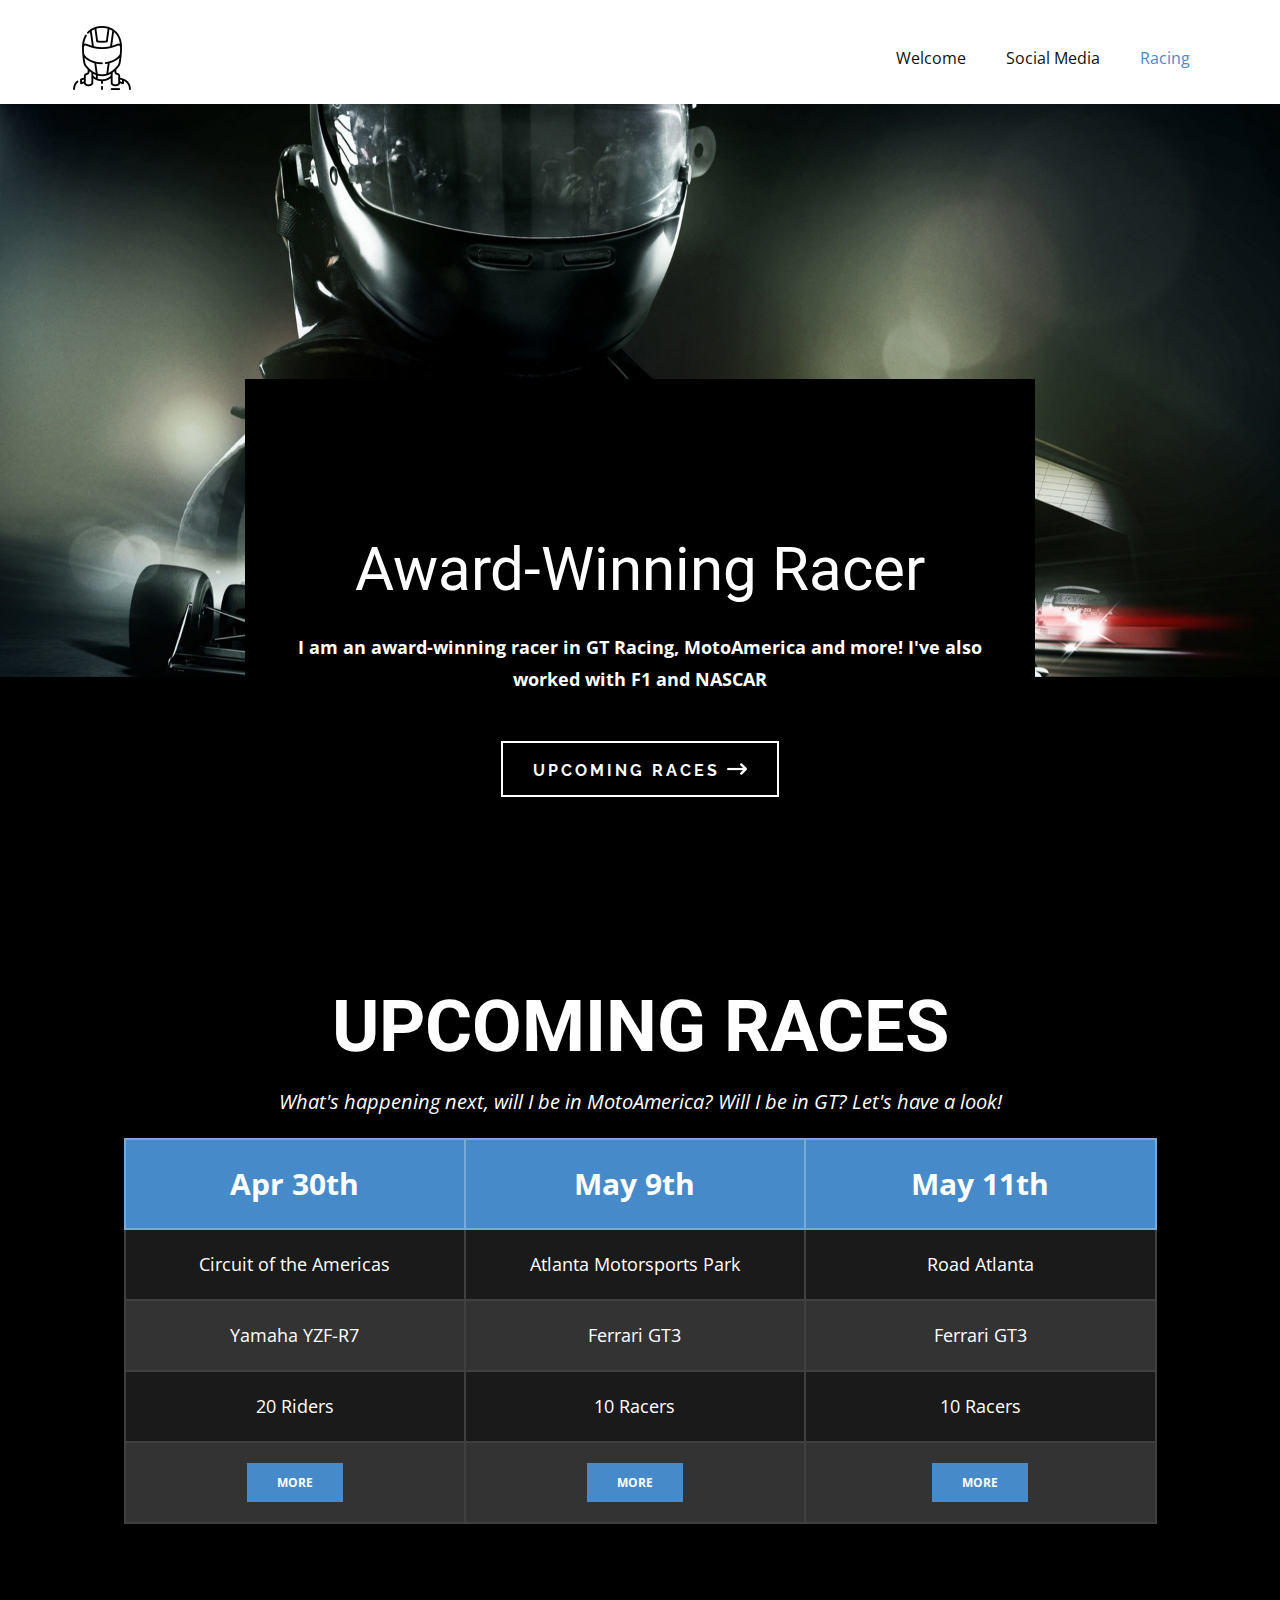
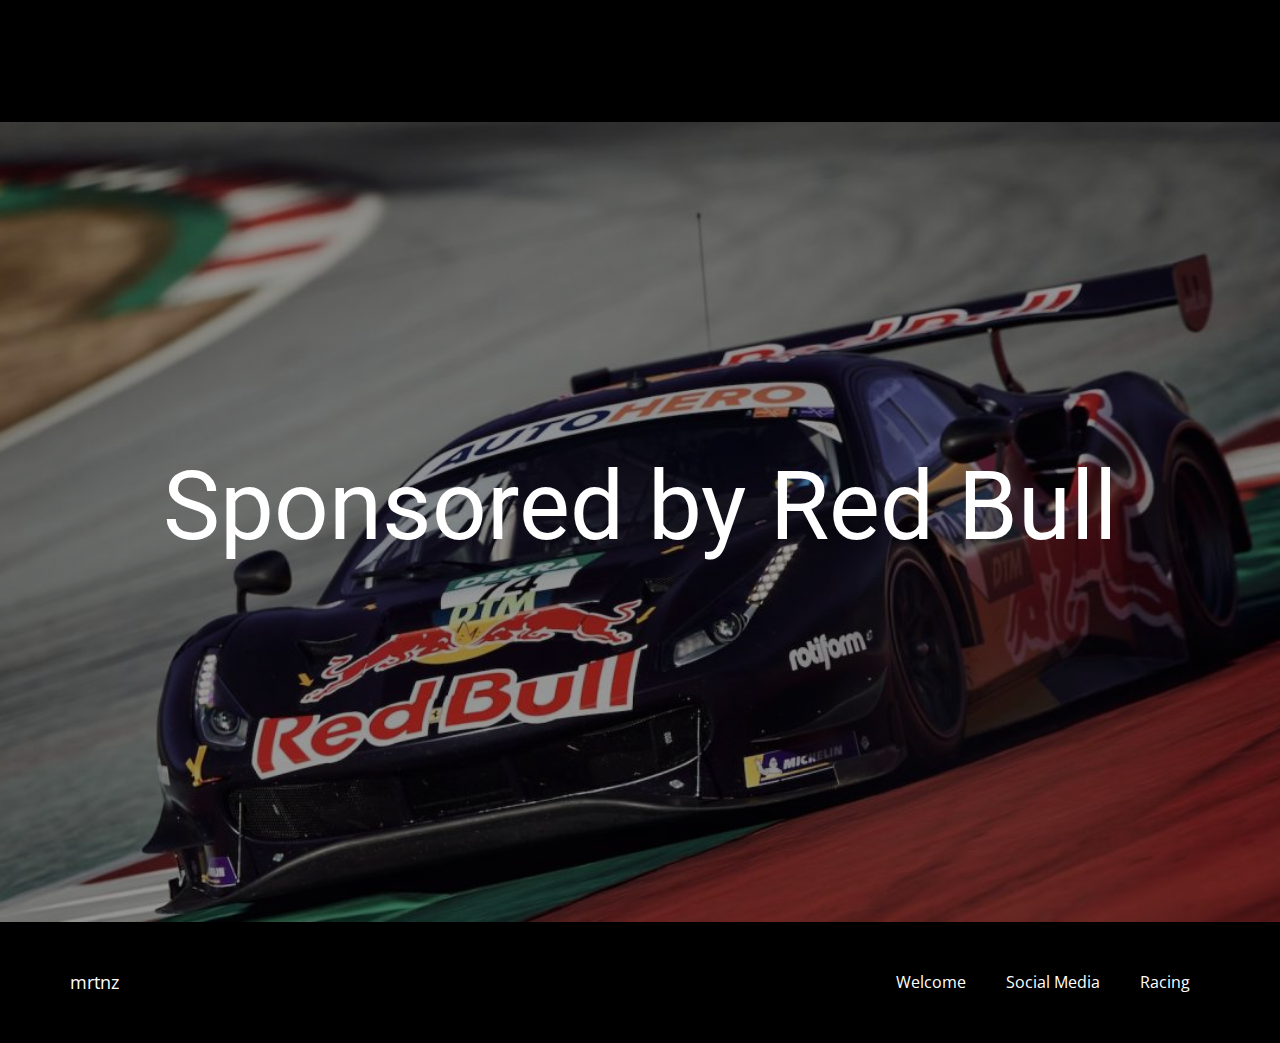
<file: Racing.html>
<!DOCTYPE html>
<html style="font-size: 16px;" lang="en"><head>
    <meta name="viewport" content="width=device-width, initial-scale=1.0">
    <meta charset="utf-8">
    <meta name="keywords" content="​We are creative thinkers">
    <meta name="description" content="">
    <title>Racing</title>
    <link rel="stylesheet" href="nicepage.css" media="screen">
<link rel="stylesheet" href="Racing.css" media="screen">
    <script class="u-script" type="text/javascript" src="jquery.js" defer=""></script>
    <script class="u-script" type="text/javascript" src="nicepage.js" defer=""></script>
    <meta name="generator" content="Nicepage 6.8.9, nicepage.com">
    <link id="u-theme-google-font" rel="stylesheet" href="https://fonts.googleapis.com/css?family=Roboto:100,100i,300,300i,400,400i,500,500i,700,700i,900,900i|Open+Sans:300,300i,400,400i,500,500i,600,600i,700,700i,800,800i">
    <link id="u-page-google-font" rel="stylesheet" href="https://fonts.googleapis.com/css?family=Raleway:100,100i,200,200i,300,300i,400,400i,500,500i,600,600i,700,700i,800,800i,900,900i">
    
    
    
    
    
    <script type="application/ld+json">{
		"@context": "http://schema.org",
		"@type": "Organization",
		"name": "mrtnz",
		"logo": "images/5029739.png"
}</script>
    <meta name="theme-color" content="#478ac9">
    <meta property="og:title" content="Racing">
    <meta property="og:type" content="website">
  <meta data-intl-tel-input-cdn-path="intlTelInput/"></head>
  <body data-path-to-root="./" data-include-products="false" class="u-body u-xl-mode" data-lang="en"><header class="u-clearfix u-header u-header" id="sec-3b17"><div class="u-clearfix u-sheet u-sheet-1">
        <a href="#" class="u-image u-logo u-image-1" data-image-width="128" data-image-height="128">
          <img src="images/5029739.png" class="u-logo-image u-logo-image-1">
        </a>
        <nav class="u-menu u-menu-one-level u-offcanvas u-menu-1">
          <div class="menu-collapse" style="font-size: 1rem; letter-spacing: 0px;">
            <a class="u-button-style u-custom-left-right-menu-spacing u-custom-padding-bottom u-custom-top-bottom-menu-spacing u-nav-link u-text-active-palette-1-base u-text-hover-palette-2-base" href="#">
              <svg class="u-svg-link" viewBox="0 0 24 24"><use xlink:href="#menu-hamburger"></use></svg>
              <svg class="u-svg-content" version="1.1" id="menu-hamburger" viewBox="0 0 16 16" x="0px" y="0px" xmlns:xlink="http://www.w3.org/1999/xlink" xmlns="http://www.w3.org/2000/svg"><g><rect y="1" width="16" height="2"></rect><rect y="7" width="16" height="2"></rect><rect y="13" width="16" height="2"></rect>
</g></svg>
            </a>
          </div>
          <div class="u-custom-menu u-nav-container">
            <ul class="u-nav u-unstyled u-nav-1"><li class="u-nav-item"><a class="u-button-style u-nav-link u-text-active-palette-1-base u-text-hover-palette-2-base" href="Welcome.html" style="padding: 10px 20px;">Welcome</a>
</li><li class="u-nav-item"><a class="u-button-style u-nav-link u-text-active-palette-1-base u-text-hover-palette-2-base" href="Social-Media.html" style="padding: 10px 20px;">Social Media</a>
</li><li class="u-nav-item"><a class="u-button-style u-nav-link u-text-active-palette-1-base u-text-hover-palette-2-base" href="Racing.html" style="padding: 10px 20px;">Racing</a>
</li></ul>
          </div>
          <div class="u-custom-menu u-nav-container-collapse">
            <div class="u-black u-container-style u-inner-container-layout u-opacity u-opacity-95 u-sidenav">
              <div class="u-inner-container-layout u-sidenav-overflow">
                <div class="u-menu-close"></div>
                <ul class="u-align-center u-nav u-popupmenu-items u-unstyled u-nav-2"><li class="u-nav-item"><a class="u-button-style u-nav-link" href="Welcome.html">Welcome</a>
</li><li class="u-nav-item"><a class="u-button-style u-nav-link" href="Social-Media.html">Social Media</a>
</li><li class="u-nav-item"><a class="u-button-style u-nav-link" href="Racing.html">Racing</a>
</li></ul>
              </div>
            </div>
            <div class="u-black u-menu-overlay u-opacity u-opacity-70"></div>
          </div>
        </nav>
      </div></header>
    <section class="u-align-center-lg u-align-center-md u-align-center-xl u-align-left-sm u-align-left-xs u-black u-clearfix u-container-align-center u-section-1" id="carousel_24bf">
      <img class="u-expanded-width u-image u-image-1" src="images/wallpapersden.com_f1-2013-race-cars-car_3840x2160.jpg" data-image-width="3840" data-image-height="2160" data-custom-animation="{&quot;animation&quot;:{&quot;XXL&quot;:{&quot;steps&quot;:[],&quot;hidden&quot;:false,&quot;start&quot;:{&quot;at&quot;:&quot;bottom&quot;,&quot;off&quot;:0},&quot;end&quot;:{&quot;at&quot;:&quot;top&quot;,&quot;off&quot;:0}},&quot;XL&quot;:{&quot;steps&quot;:[{&quot;dist&quot;:0.5,&quot;skip&quot;:0,&quot;blur&quot;:0,&quot;sticky&quot;:false,&quot;fixed&quot;:false,&quot;mx&quot;:0,&quot;my&quot;:0,&quot;op&quot;:1,&quot;rot&quot;:0,&quot;sx&quot;:1,&quot;sy&quot;:1,&quot;bgy&quot;:0}],&quot;hidden&quot;:false,&quot;start&quot;:{&quot;at&quot;:&quot;bottom&quot;,&quot;off&quot;:0},&quot;end&quot;:{&quot;at&quot;:&quot;top&quot;,&quot;off&quot;:0}},&quot;LG&quot;:{&quot;steps&quot;:[],&quot;hidden&quot;:false,&quot;start&quot;:{&quot;at&quot;:&quot;bottom&quot;,&quot;off&quot;:0},&quot;end&quot;:{&quot;at&quot;:&quot;top&quot;,&quot;off&quot;:0}},&quot;MD&quot;:{&quot;steps&quot;:[],&quot;hidden&quot;:false,&quot;start&quot;:{&quot;at&quot;:&quot;bottom&quot;,&quot;off&quot;:0},&quot;end&quot;:{&quot;at&quot;:&quot;top&quot;,&quot;off&quot;:0}},&quot;SM&quot;:{&quot;steps&quot;:[],&quot;hidden&quot;:true,&quot;start&quot;:{&quot;at&quot;:&quot;bottom&quot;,&quot;off&quot;:0},&quot;end&quot;:{&quot;at&quot;:&quot;top&quot;,&quot;off&quot;:0}},&quot;XS&quot;:{&quot;steps&quot;:[],&quot;hidden&quot;:true,&quot;start&quot;:{&quot;at&quot;:&quot;bottom&quot;,&quot;off&quot;:0},&quot;end&quot;:{&quot;at&quot;:&quot;top&quot;,&quot;off&quot;:0}}},&quot;container&quot;:&quot;&quot;}">
      <div class="u-black u-container-align-center u-container-style u-group u-shape-rectangle u-group-1">
        <div class="u-container-layout u-container-layout-1">
          <h2 class="u-align-center u-text u-text-1"> Award-Winning Racer</h2>
          <p class="u-align-center u-text u-text-2">
            <span style="font-weight: 700;">I am an award-winning racer in GT Racing, MotoAmerica and more! I've also worked with F1 and NASCAR</span>
            <br>
          </p>
          <a href="Racing.html#carousel_8ec4" class="u-align-center u-border-2 u-border-active-white u-border-hover-white u-border-white u-btn u-button-style u-custom-font u-font-raleway u-hover-feature u-none u-text-active-white u-text-hover-white u-btn-1" data-animation-name="" data-animation-duration="0" data-animation-delay="0" data-animation-direction="">Upcoming Races&nbsp;<span class="u-file-icon u-icon u-text-white u-icon-1"><img src="images/3031716-bd0c2d39.png" alt=""></span>
          </a>
        </div>
      </div>
      
    </section>
    <section class="u-align-center u-black u-clearfix u-section-2" id="carousel_8ec4">
      <div class="u-clearfix u-sheet u-sheet-1">
        <h1 class="u-text u-text-1">Upcoming Races </h1>
        <p class="u-text u-text-2">What's happening next, will I be in MotoAmerica? Will I be in GT? Let's have a look!</p>
        <div class="u-table u-table-responsive u-table-1">
          <table class="u-table-entity u-table-entity-1">
            <colgroup>
              <col width="33.01%">
              <col width="33.01%">
              <col width="33.98%">
            </colgroup>
            <thead class="u-align-center u-grey-10 u-table-header u-table-header-1">
              <tr style="height: 66px;">
                <th class="u-border-2 u-border-palette-1-light-1 u-palette-1-base u-table-cell u-table-cell-1">Apr 30th</th>
                <th class="u-border-2 u-border-palette-1-light-1 u-palette-1-base u-table-cell u-table-cell-2">May 9th</th>
                <th class="u-border-2 u-border-palette-1-light-1 u-palette-1-base u-table-cell u-table-cell-3">May 11th</th>
              </tr>
            </thead>
            <tbody class="u-align-center u-grey-90 u-table-alt-grey-80 u-table-body u-table-body-1">
              <tr style="height: 52px;">
                <td class="u-border-2 u-border-grey-75 u-table-cell u-table-cell-4"> Circuit of the Americas</td>
                <td class="u-border-2 u-border-grey-75 u-table-cell u-table-cell-5"> Atlanta Motorsports Park</td>
                <td class="u-border-2 u-border-grey-75 u-table-cell u-table-cell-6">Road Atlanta</td>
              </tr>
              <tr style="height: 52px;">
                <td class="u-border-2 u-border-grey-75 u-table-cell u-table-cell-7"> Yamaha YZF-R7</td>
                <td class="u-border-2 u-border-grey-75 u-table-cell u-table-cell-8">Ferrari GT3 </td>
                <td class="u-border-2 u-border-grey-75 u-table-cell u-table-cell-9"> Ferrari GT3 </td>
              </tr>
              <tr style="height: 52px;">
                <td class="u-border-2 u-border-grey-75 u-table-cell u-table-cell-10">20 Riders</td>
                <td class="u-border-2 u-border-grey-75 u-table-cell u-table-cell-11">10 Racers</td>
                <td class="u-border-2 u-border-grey-75 u-table-cell u-table-cell-12">10 Racers</td>
              </tr>
              <tr style="height: 60px;">
                <td class="u-border-2 u-border-grey-75 u-table-cell u-table-cell-13">
                  <a href="MotoAmerica.html" class="u-border-none u-btn u-btn-rectangle u-button-style u-palette-1-base u-btn-1">More</a>
                </td>
                <td class="u-border-2 u-border-grey-75 u-table-cell u-table-cell-14">
                  <a href="Atlanta.html" class="u-border-none u-btn u-btn-rectangle u-button-style u-palette-1-base u-btn-2">More</a>
                </td>
                <td class="u-border-2 u-border-grey-75 u-table-cell u-table-cell-15">
                  <a href="Atlanta.html" class="u-btn u-btn-rectangle u-button-style u-palette-1-base u-btn-3">More</a>
                </td>
              </tr>
            </tbody>
          </table>
        </div>
      </div>
    </section>
    <section class="u-align-center u-clearfix u-container-align-center u-image u-shading u-section-3" id="sec-9f2b" data-image-width="1200" data-image-height="675">
      <div class="u-clearfix u-sheet u-sheet-1">
        <h1 class="u-align-center u-text u-text-default u-title u-text-1">Sponsored by Red Bull </h1>
      </div>
    </section>
    
    
    
    <footer class="u-black u-clearfix u-footer" id="sec-92ec"><div class="u-clearfix u-sheet u-sheet-1">
        <nav class="u-menu u-menu-one-level u-offcanvas u-menu-1">
          <div class="menu-collapse">
            <a class="u-button-style u-nav-link" href="#">
              <svg class="u-svg-link" viewBox="0 0 24 24"><use xlink:href="#menu-hamburger"></use></svg>
              <svg class="u-svg-content" version="1.1" id="menu-hamburger" viewBox="0 0 16 16" x="0px" y="0px" xmlns:xlink="http://www.w3.org/1999/xlink" xmlns="http://www.w3.org/2000/svg"><g><rect y="1" width="16" height="2"></rect><rect y="7" width="16" height="2"></rect><rect y="13" width="16" height="2"></rect>
</g></svg>
            </a>
          </div>
          <div class="u-custom-menu u-nav-container">
            <ul class="u-nav u-unstyled"><li class="u-nav-item"><a class="u-button-style u-nav-link" href="Welcome.html">Welcome</a>
</li><li class="u-nav-item"><a class="u-button-style u-nav-link" href="Social-Media.html">Social Media</a>
</li><li class="u-nav-item"><a class="u-button-style u-nav-link" href="Racing.html">Racing</a>
</li></ul>
          </div>
          <div class="u-custom-menu u-nav-container-collapse">
            <div class="u-black u-container-style u-inner-container-layout u-opacity u-opacity-95 u-sidenav">
              <div class="u-inner-container-layout u-sidenav-overflow">
                <div class="u-menu-close"></div>
                <ul class="u-align-center u-nav u-popupmenu-items u-unstyled u-nav-2"><li class="u-nav-item"><a class="u-button-style u-nav-link" href="Welcome.html">Welcome</a>
</li><li class="u-nav-item"><a class="u-button-style u-nav-link" href="Social-Media.html">Social Media</a>
</li><li class="u-nav-item"><a class="u-button-style u-nav-link" href="Racing.html">Racing</a>
</li></ul>
              </div>
            </div>
            <div class="u-black u-menu-overlay u-opacity u-opacity-70"></div>
          </div>
        </nav>
        <p class="u-text u-text-default u-text-1">mrtnz </p>
      </div></footer>
  
</body></html>
</file>
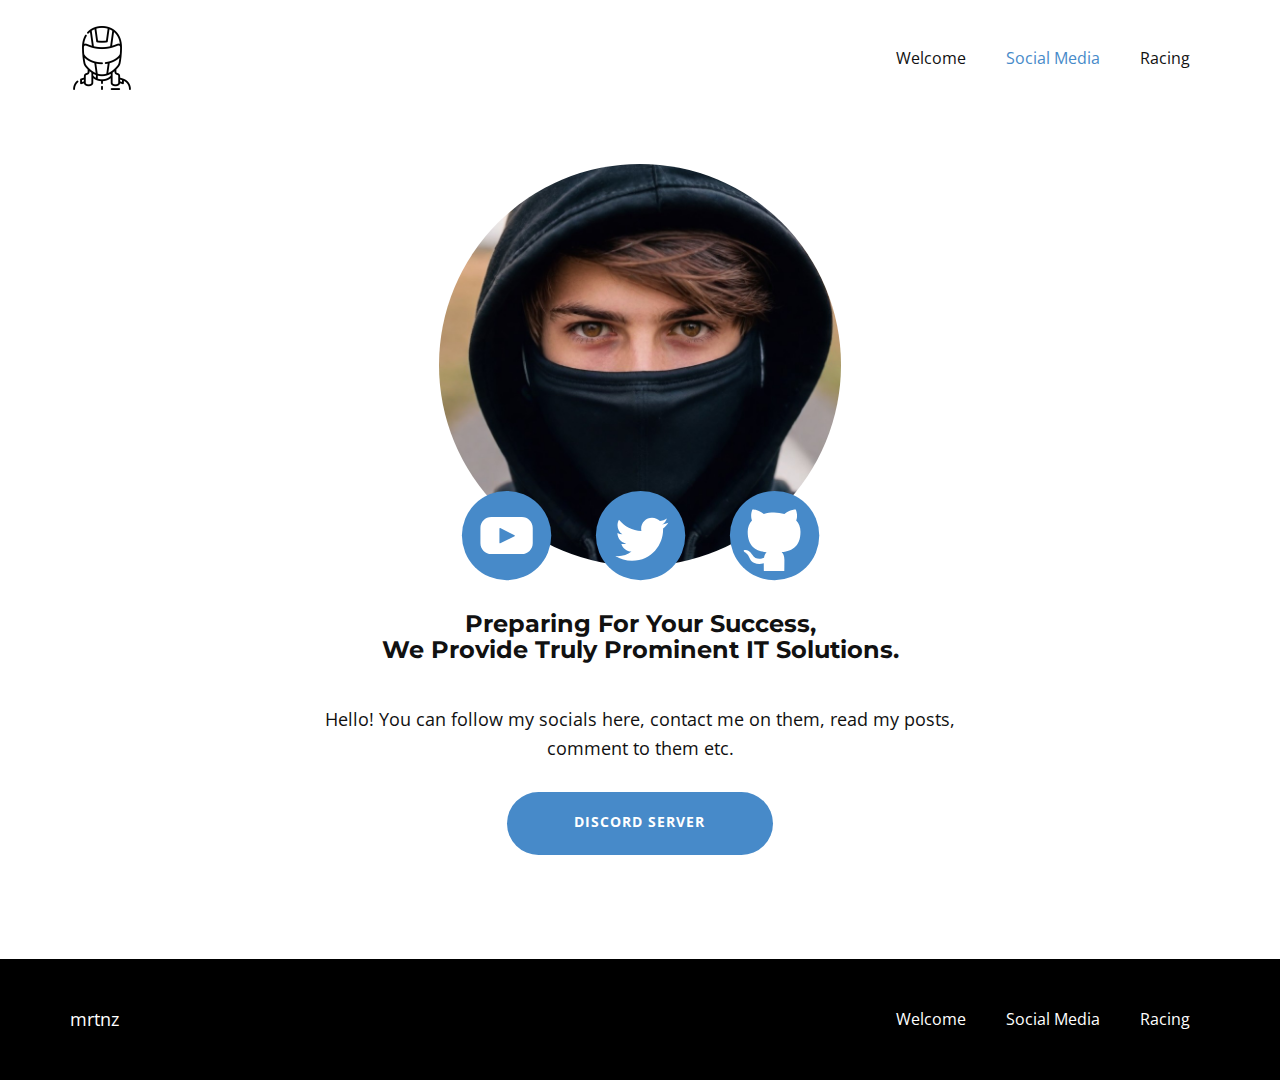
<file: Social-Media.html>
<!DOCTYPE html>
<html style="font-size: 16px;" lang="en"><head>
    <meta name="viewport" content="width=device-width, initial-scale=1.0">
    <meta charset="utf-8">
    <meta name="keywords" content="​​Preparing For Your Success,We Provide Truly Prominent IT Solutions.">
    <meta name="description" content="">
    <title>Social Media</title>
    <link rel="stylesheet" href="nicepage.css" media="screen">
<link rel="stylesheet" href="Social-Media.css" media="screen">
    <script class="u-script" type="text/javascript" src="jquery.js" defer=""></script>
    <script class="u-script" type="text/javascript" src="nicepage.js" defer=""></script>
    <meta name="generator" content="Nicepage 6.8.9, nicepage.com">
    <link id="u-theme-google-font" rel="stylesheet" href="https://fonts.googleapis.com/css?family=Roboto:100,100i,300,300i,400,400i,500,500i,700,700i,900,900i|Open+Sans:300,300i,400,400i,500,500i,600,600i,700,700i,800,800i">
    <link id="u-page-google-font" rel="stylesheet" href="https://fonts.googleapis.com/css?family=Montserrat:100,100i,200,200i,300,300i,400,400i,500,500i,600,600i,700,700i,800,800i,900,900i">
    
    
    
    <script type="application/ld+json">{
		"@context": "http://schema.org",
		"@type": "Organization",
		"name": "mrtnz",
		"logo": "images/5029739.png"
}</script>
    <meta name="theme-color" content="#478ac9">
    <meta property="og:title" content="Social Media">
    <meta property="og:type" content="website">
  <meta data-intl-tel-input-cdn-path="intlTelInput/"></head>
  <body data-path-to-root="./" data-include-products="false" class="u-body u-xl-mode" data-lang="en"><header class="u-clearfix u-header u-header" id="sec-3b17"><div class="u-clearfix u-sheet u-sheet-1">
        <a href="#" class="u-image u-logo u-image-1" data-image-width="128" data-image-height="128">
          <img src="images/5029739.png" class="u-logo-image u-logo-image-1">
        </a>
        <nav class="u-menu u-menu-one-level u-offcanvas u-menu-1">
          <div class="menu-collapse" style="font-size: 1rem; letter-spacing: 0px;">
            <a class="u-button-style u-custom-left-right-menu-spacing u-custom-padding-bottom u-custom-top-bottom-menu-spacing u-nav-link u-text-active-palette-1-base u-text-hover-palette-2-base" href="#">
              <svg class="u-svg-link" viewBox="0 0 24 24"><use xlink:href="#menu-hamburger"></use></svg>
              <svg class="u-svg-content" version="1.1" id="menu-hamburger" viewBox="0 0 16 16" x="0px" y="0px" xmlns:xlink="http://www.w3.org/1999/xlink" xmlns="http://www.w3.org/2000/svg"><g><rect y="1" width="16" height="2"></rect><rect y="7" width="16" height="2"></rect><rect y="13" width="16" height="2"></rect>
</g></svg>
            </a>
          </div>
          <div class="u-custom-menu u-nav-container">
            <ul class="u-nav u-unstyled u-nav-1"><li class="u-nav-item"><a class="u-button-style u-nav-link u-text-active-palette-1-base u-text-hover-palette-2-base" href="Welcome.html" style="padding: 10px 20px;">Welcome</a>
</li><li class="u-nav-item"><a class="u-button-style u-nav-link u-text-active-palette-1-base u-text-hover-palette-2-base" href="Social-Media.html" style="padding: 10px 20px;">Social Media</a>
</li><li class="u-nav-item"><a class="u-button-style u-nav-link u-text-active-palette-1-base u-text-hover-palette-2-base" href="Racing.html" style="padding: 10px 20px;">Racing</a>
</li></ul>
          </div>
          <div class="u-custom-menu u-nav-container-collapse">
            <div class="u-black u-container-style u-inner-container-layout u-opacity u-opacity-95 u-sidenav">
              <div class="u-inner-container-layout u-sidenav-overflow">
                <div class="u-menu-close"></div>
                <ul class="u-align-center u-nav u-popupmenu-items u-unstyled u-nav-2"><li class="u-nav-item"><a class="u-button-style u-nav-link" href="Welcome.html">Welcome</a>
</li><li class="u-nav-item"><a class="u-button-style u-nav-link" href="Social-Media.html">Social Media</a>
</li><li class="u-nav-item"><a class="u-button-style u-nav-link" href="Racing.html">Racing</a>
</li></ul>
              </div>
            </div>
            <div class="u-black u-menu-overlay u-opacity u-opacity-70"></div>
          </div>
        </nav>
      </div></header>
    <section class="u-align-center u-clearfix u-container-align-center-lg u-container-align-center-md u-container-align-center-sm u-container-align-center-xl u-section-1" id="carousel_2ba1">
      <div class="u-clearfix u-sheet u-sheet-1">
        <div class="u-image u-image-circle u-image-1" data-image-width="1216" data-image-height="832"></div>
        <div class="u-social-icons u-spacing-43 u-social-icons-1">
          <a class="u-social-url" target="_blank" data-type="YouTube" title="YouTube" href="https://www.youtube.com/@zckmrtnz"><span class="u-icon u-social-icon u-social-youtube u-text-palette-1-base u-icon-1"><svg class="u-svg-link" preserveAspectRatio="xMidYMin slice" viewBox="0 0 112 112" style=""><use xlink:href="#svg-237f"></use></svg><svg class="u-svg-content" viewBox="0 0 112 112" x="0" y="0" id="svg-237f"><circle fill="currentColor" cx="56.1" cy="56.1" r="55"></circle><path fill="#FFFFFF" d="M74.9,33.3H37.3c-7.4,0-13.4,6-13.4,13.4v18.8c0,7.4,6,13.4,13.4,13.4h37.6c7.4,0,13.4-6,13.4-13.4V46.7 C88.3,39.3,82.3,33.3,74.9,33.3L74.9,33.3z M65.9,57l-17.6,8.4c-0.5,0.2-1-0.1-1-0.6V47.5c0-0.5,0.6-0.9,1-0.6l17.6,8.9 C66.4,56,66.4,56.8,65.9,57L65.9,57z"></path></svg></span>
          </a>
          <a class="u-social-url" target="_blank" data-type="Twitter" title="Twitter" href="https://twitter.com/@zckmrtnz"><span class="u-icon u-social-icon u-social-twitter u-text-palette-1-base u-icon-2"><svg class="u-svg-link" preserveAspectRatio="xMidYMin slice" viewBox="0 0 112 112" style=""><use xlink:href="#svg-42b4"></use></svg><svg class="u-svg-content" viewBox="0 0 112 112" x="0" y="0" id="svg-42b4"><circle fill="currentColor" class="st0" cx="56.1" cy="56.1" r="55"></circle><path fill="#FFFFFF" d="M83.8,47.3c0,0.6,0,1.2,0,1.7c0,17.7-13.5,38.2-38.2,38.2C38,87.2,31,85,25,81.2c1,0.1,2.1,0.2,3.2,0.2
      c6.3,0,12.1-2.1,16.7-5.7c-5.9-0.1-10.8-4-12.5-9.3c0.8,0.2,1.7,0.2,2.5,0.2c1.2,0,2.4-0.2,3.5-0.5c-6.1-1.2-10.8-6.7-10.8-13.1
      c0-0.1,0-0.1,0-0.2c1.8,1,3.9,1.6,6.1,1.7c-3.6-2.4-6-6.5-6-11.2c0-2.5,0.7-4.8,1.8-6.7c6.6,8.1,16.5,13.5,27.6,14
      c-0.2-1-0.3-2-0.3-3.1c0-7.4,6-13.4,13.4-13.4c3.9,0,7.3,1.6,9.8,4.2c3.1-0.6,5.9-1.7,8.5-3.3c-1,3.1-3.1,5.8-5.9,7.4
      c2.7-0.3,5.3-1,7.7-2.1C88.7,43,86.4,45.4,83.8,47.3z"></path></svg></span>
          </a>
          <a class="u-social-url" target="_blank" data-type="Github" title="Github" href="https://github.com/zckmrtnz/"><span class="u-icon u-social-github u-social-icon u-text-palette-1-base u-icon-3"><svg class="u-svg-link" preserveAspectRatio="xMidYMin slice" viewBox="0 0 112 112" style=""><use xlink:href="#svg-e5b1"></use></svg><svg class="u-svg-content" viewBox="0 0 112 112" x="0" y="0" id="svg-e5b1"><circle fill="currentColor" cx="56.1" cy="56.1" r="55"></circle><path fill="#FFFFFF" d="M88,51.3c0-5.5-1.9-10.2-5.3-13.7c0.6-1.3,2.3-6.5-0.5-13.5c0,0-4.2-1.4-14,5.3c-4.1-1.1-8.4-1.7-12.7-1.8
	c-4.3,0-8.7,0.6-12.7,1.8c-9.7-6.6-14-5.3-14-5.3c-2.8,7-1,12.2-0.5,13.5C25,41.2,23,45.7,23,51.3c0,19.6,11.9,23.9,23.3,25.2
	c-1.5,1.3-2.8,3.5-3.2,6.8c-3,1.3-10.2,3.6-14.9-4.3c0,0-2.7-4.9-7.8-5.3c0,0-5-0.1-0.4,3.1c0,0,3.3,1.6,5.6,7.5c0,0,3,9.1,17.2,6
	c0,4.3,0.1,8.3,0.1,9.5h25.2c0-1.7,0.1-7.2,0.1-14c0-4.7-1.7-7.9-3.4-9.4C76,75.2,88,70.9,88,51.3z"></path></svg></span>
          </a>
        </div>
        <h2 class="u-custom-font u-font-montserrat u-text u-text-1"> Preparing For Your Success,<br>We Provide Truly Prominent IT Solutions.
        </h2>
        <p class="u-text u-text-2">Hello! You can follow my socials here, contact me on them, read my posts, comment to them etc.</p>
        <a href="https://discord.gg/XgNjq7avC4" class="u-active-palette-1-base u-align-center u-border-none u-btn u-btn-round u-button-style u-hover-palette-1-base u-palette-1-base u-radius-50 u-btn-1" target="_blank">Discord Server </a>
      </div>
    </section>
    
    
    
    <footer class="u-black u-clearfix u-footer" id="sec-92ec"><div class="u-clearfix u-sheet u-sheet-1">
        <nav class="u-menu u-menu-one-level u-offcanvas u-menu-1">
          <div class="menu-collapse">
            <a class="u-button-style u-nav-link" href="#">
              <svg class="u-svg-link" viewBox="0 0 24 24"><use xlink:href="#menu-hamburger"></use></svg>
              <svg class="u-svg-content" version="1.1" id="menu-hamburger" viewBox="0 0 16 16" x="0px" y="0px" xmlns:xlink="http://www.w3.org/1999/xlink" xmlns="http://www.w3.org/2000/svg"><g><rect y="1" width="16" height="2"></rect><rect y="7" width="16" height="2"></rect><rect y="13" width="16" height="2"></rect>
</g></svg>
            </a>
          </div>
          <div class="u-custom-menu u-nav-container">
            <ul class="u-nav u-unstyled"><li class="u-nav-item"><a class="u-button-style u-nav-link" href="Welcome.html">Welcome</a>
</li><li class="u-nav-item"><a class="u-button-style u-nav-link" href="Social-Media.html">Social Media</a>
</li><li class="u-nav-item"><a class="u-button-style u-nav-link" href="Racing.html">Racing</a>
</li></ul>
          </div>
          <div class="u-custom-menu u-nav-container-collapse">
            <div class="u-black u-container-style u-inner-container-layout u-opacity u-opacity-95 u-sidenav">
              <div class="u-inner-container-layout u-sidenav-overflow">
                <div class="u-menu-close"></div>
                <ul class="u-align-center u-nav u-popupmenu-items u-unstyled u-nav-2"><li class="u-nav-item"><a class="u-button-style u-nav-link" href="Welcome.html">Welcome</a>
</li><li class="u-nav-item"><a class="u-button-style u-nav-link" href="Social-Media.html">Social Media</a>
</li><li class="u-nav-item"><a class="u-button-style u-nav-link" href="Racing.html">Racing</a>
</li></ul>
              </div>
            </div>
            <div class="u-black u-menu-overlay u-opacity u-opacity-70"></div>
          </div>
        </nav>
        <p class="u-text u-text-default u-text-1">mrtnz </p>
      </div></footer>
  
</body></html>
</file>
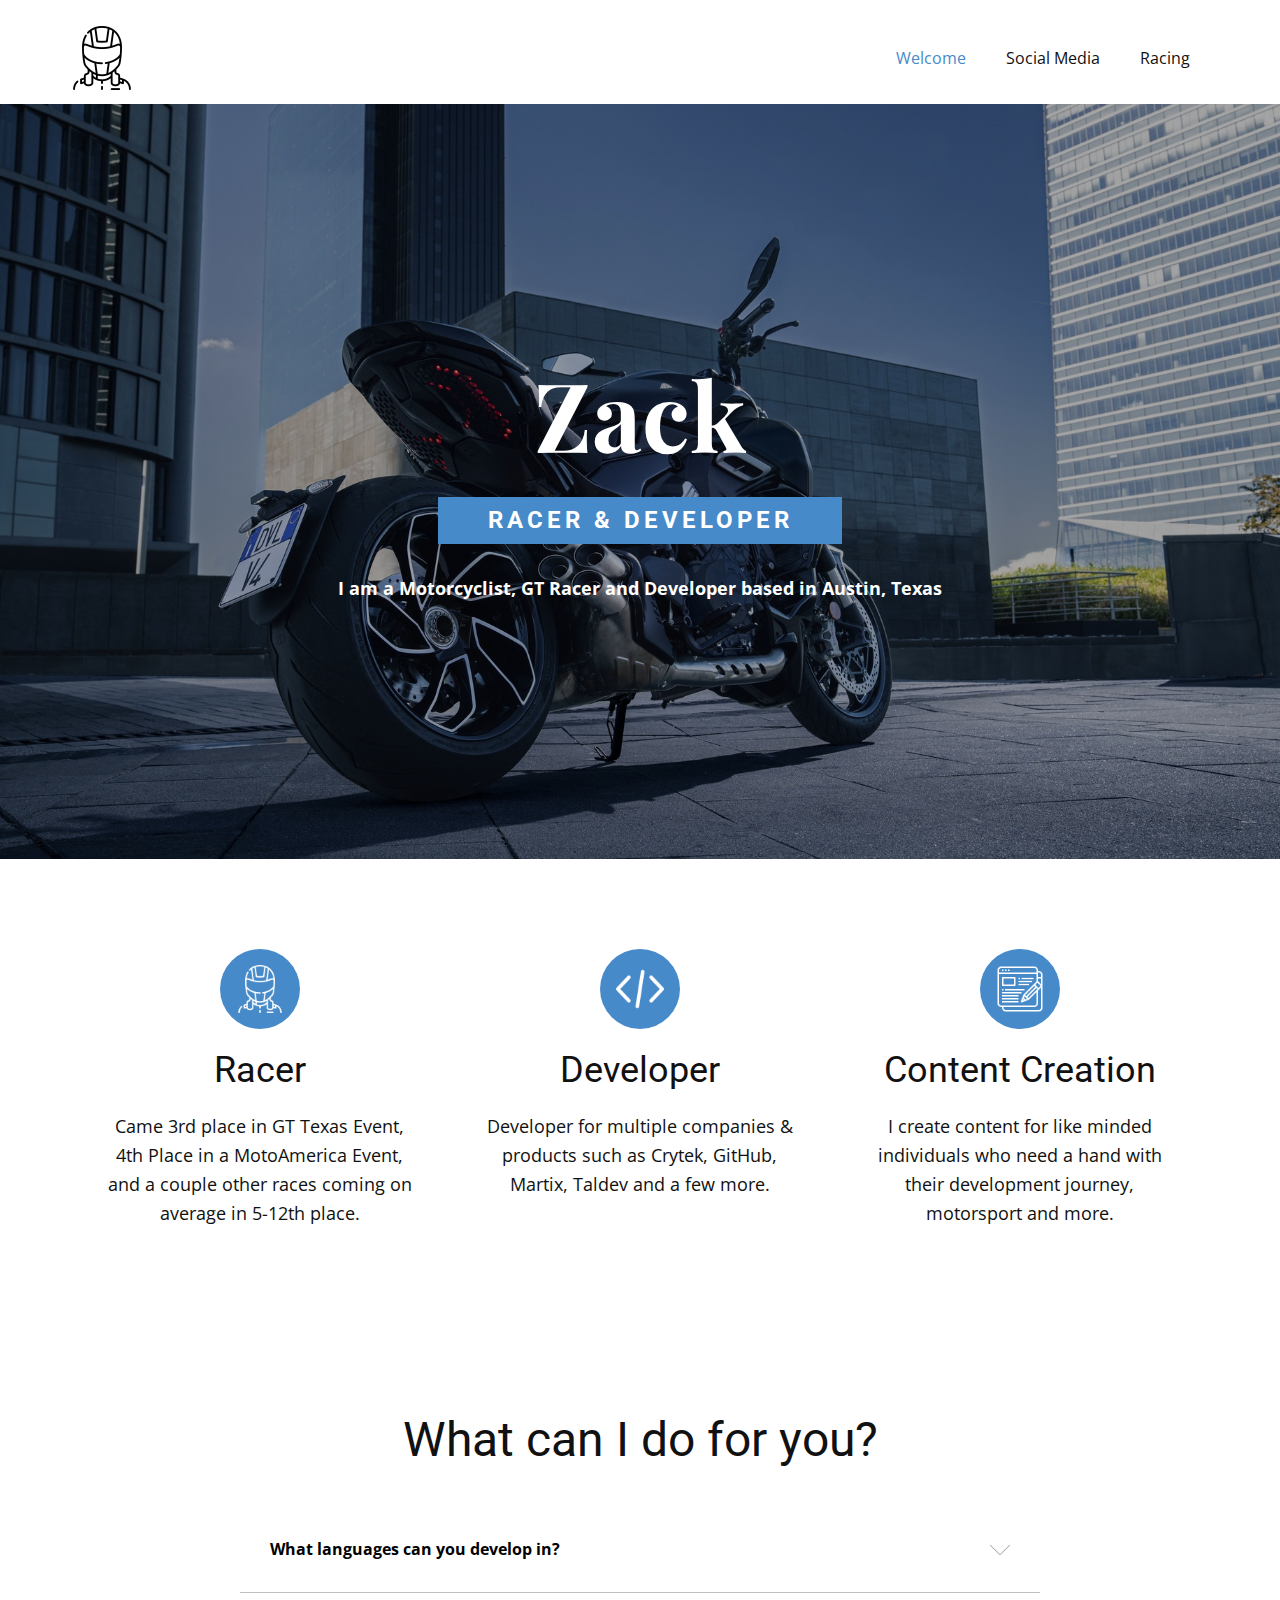
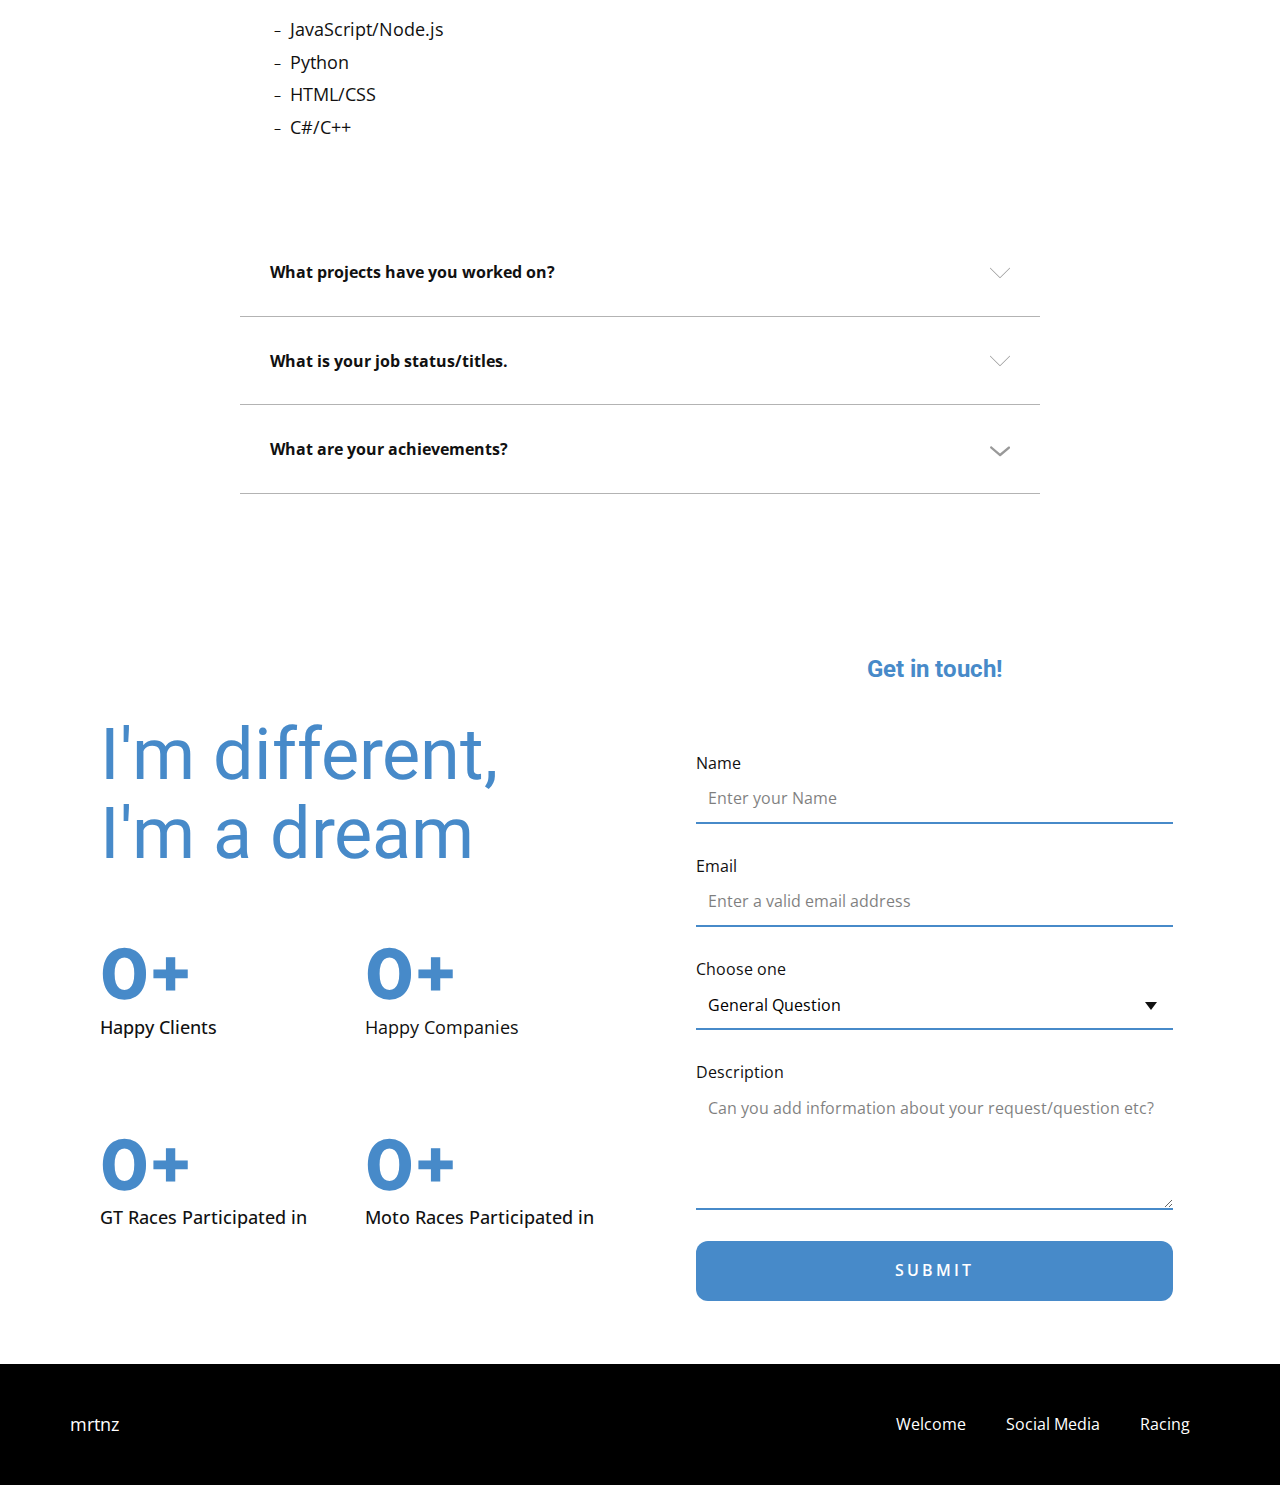
<file: Welcome.html>
<!DOCTYPE html>
<html style="font-size: 16px;" lang="en"><head>
    <meta name="viewport" content="width=device-width, initial-scale=1.0">
    <meta charset="utf-8">
    <meta name="keywords" content="Zack, What can I do for you?, I&amp;apos;m different,I&amp;apos;m a dream">
    <meta name="description" content="">
    <title>Welcome</title>
    <link rel="stylesheet" href="nicepage.css" media="screen">
<link rel="stylesheet" href="Welcome.css" media="screen">
    <script class="u-script" type="text/javascript" src="jquery.js" defer=""></script>
    <script class="u-script" type="text/javascript" src="nicepage.js" defer=""></script>
    <meta name="generator" content="Nicepage 6.8.9, nicepage.com">
    <meta name="referrer" content="origin">
    <link id="u-theme-google-font" rel="stylesheet" href="https://fonts.googleapis.com/css?family=Roboto:100,100i,300,300i,400,400i,500,500i,700,700i,900,900i|Open+Sans:300,300i,400,400i,500,500i,600,600i,700,700i,800,800i">
    <link id="u-page-google-font" rel="stylesheet" href="https://fonts.googleapis.com/css?family=Playfair+Display:400,400i,500,500i,600,600i,700,700i,800,800i,900,900i|Montserrat:100,100i,200,200i,300,300i,400,400i,500,500i,600,600i,700,700i,800,800i,900,900i">
    
    
    
    
    
    
    <script type="application/ld+json">{
		"@context": "http://schema.org",
		"@type": "Organization",
		"name": "mrtnz",
		"logo": "images/5029739.png"
}</script>
    <meta name="theme-color" content="#478ac9">
    <meta property="og:title" content="Welcome">
    <meta property="og:type" content="website">
  <meta data-intl-tel-input-cdn-path="intlTelInput/"></head>
  <body data-path-to-root="./" data-include-products="false" class="u-body u-xl-mode" data-lang="en"><header class="u-clearfix u-header u-header" id="sec-3b17"><div class="u-clearfix u-sheet u-sheet-1">
        <a href="#" class="u-image u-logo u-image-1" data-image-width="128" data-image-height="128">
          <img src="images/5029739.png" class="u-logo-image u-logo-image-1">
        </a>
        <nav class="u-menu u-menu-one-level u-offcanvas u-menu-1">
          <div class="menu-collapse" style="font-size: 1rem; letter-spacing: 0px;">
            <a class="u-button-style u-custom-left-right-menu-spacing u-custom-padding-bottom u-custom-top-bottom-menu-spacing u-nav-link u-text-active-palette-1-base u-text-hover-palette-2-base" href="#">
              <svg class="u-svg-link" viewBox="0 0 24 24"><use xlink:href="#menu-hamburger"></use></svg>
              <svg class="u-svg-content" version="1.1" id="menu-hamburger" viewBox="0 0 16 16" x="0px" y="0px" xmlns:xlink="http://www.w3.org/1999/xlink" xmlns="http://www.w3.org/2000/svg"><g><rect y="1" width="16" height="2"></rect><rect y="7" width="16" height="2"></rect><rect y="13" width="16" height="2"></rect>
</g></svg>
            </a>
          </div>
          <div class="u-custom-menu u-nav-container">
            <ul class="u-nav u-unstyled u-nav-1"><li class="u-nav-item"><a class="u-button-style u-nav-link u-text-active-palette-1-base u-text-hover-palette-2-base" href="Welcome.html" style="padding: 10px 20px;">Welcome</a>
</li><li class="u-nav-item"><a class="u-button-style u-nav-link u-text-active-palette-1-base u-text-hover-palette-2-base" href="Social-Media.html" style="padding: 10px 20px;">Social Media</a>
</li><li class="u-nav-item"><a class="u-button-style u-nav-link u-text-active-palette-1-base u-text-hover-palette-2-base" href="Racing.html" style="padding: 10px 20px;">Racing</a>
</li></ul>
          </div>
          <div class="u-custom-menu u-nav-container-collapse">
            <div class="u-black u-container-style u-inner-container-layout u-opacity u-opacity-95 u-sidenav">
              <div class="u-inner-container-layout u-sidenav-overflow">
                <div class="u-menu-close"></div>
                <ul class="u-align-center u-nav u-popupmenu-items u-unstyled u-nav-2"><li class="u-nav-item"><a class="u-button-style u-nav-link" href="Welcome.html">Welcome</a>
</li><li class="u-nav-item"><a class="u-button-style u-nav-link" href="Social-Media.html">Social Media</a>
</li><li class="u-nav-item"><a class="u-button-style u-nav-link" href="Racing.html">Racing</a>
</li></ul>
              </div>
            </div>
            <div class="u-black u-menu-overlay u-opacity u-opacity-70"></div>
          </div>
        </nav>
      </div></header>
    <section class="u-align-center u-clearfix u-image u-shading u-section-1" id="carousel_4fc4" data-image-width="3840" data-image-height="2160">
      <div class="u-clearfix u-sheet u-sheet-1">
        <h2 class="u-custom-font u-font-playfair-display u-text u-text-body-alt-color u-text-default u-text-1">Zack</h2>
        <div class="u-align-center-xs u-container-style u-expanded-width-xs u-group u-palette-1-base u-group-1">
          <div class="u-container-layout u-valign-middle u-container-layout-1">
            <h4 class="u-text u-text-default u-text-2">Racer &amp; Developer </h4>
          </div>
        </div>
        <p class="u-text u-text-body-alt-color u-text-3">I am a Motorcyclist, GT Racer and Developer based in Austin, Texas</p>
      </div>
    </section>
    <section class="u-align-center u-clearfix u-container-align-center u-section-2" id="sec-25f8">
      <div class="u-align-left u-clearfix u-sheet u-sheet-1">
        <div class="u-expanded-width u-list u-list-1">
          <div class="u-repeater u-repeater-1">
            <div class="u-container-align-center u-container-style u-list-item u-repeater-item">
              <div class="u-container-layout u-similar-container u-container-layout-1"><span class="u-align-center u-file-icon u-icon u-icon-circle u-palette-1-base u-icon-1"><img src="images/5029739-851a14d3.png" alt=""></span>
                <h3 class="u-align-center u-text u-text-default u-text-1">Racer</h3>
                <p class="u-align-center u-text u-text-2">Came 3rd place in GT Texas Event, 4th Place in a MotoAmerica Event, and a couple other races coming on average in 5-12th place.</p>
              </div>
            </div>
            <div class="u-container-align-center u-container-style u-list-item u-repeater-item">
              <div class="u-container-layout u-similar-container u-container-layout-2"><span class="u-align-center u-file-icon u-icon u-icon-circle u-palette-1-base u-icon-2"><img src="images/711284-745e7885.png" alt=""></span>
                <h3 class="u-align-center u-text u-text-default u-text-3"> Developer</h3>
                <p class="u-align-center u-text u-text-4">Developer for multiple companies &amp; products such as Crytek, GitHub, Martix, Taldev and a few more.</p>
              </div>
            </div>
            <div class="u-container-align-center u-container-style u-list-item u-repeater-item">
              <div class="u-container-layout u-similar-container u-container-layout-3"><span class="u-align-center u-file-icon u-icon u-icon-circle u-palette-1-base u-icon-3"><img src="images/3079941-8e844432.png" alt=""></span>
                <h3 class="u-align-center u-text u-text-default u-text-5"> Content Creation</h3>
                <p class="u-align-center u-text u-text-6">I create content for like minded individuals who need a hand with their development journey, motorsport and more. </p>
              </div>
            </div>
          </div>
        </div>
      </div>
    </section>
    <section class="u-align-center u-clearfix u-white u-section-3" id="sec-717c">
      <div class="u-clearfix u-sheet u-valign-top u-sheet-1">
        <h2 class="u-text u-text-default u-text-1">What can I do for you?</h2>
        <div class="u-accordion u-spacing-2 u-accordion-1">
          <div class="u-accordion-item">
            <a class="active u-accordion-link u-border-1 u-border-active-grey-25 u-border-grey-30 u-border-hover-grey-30 u-border-no-left u-border-no-right u-border-no-top u-button-style u-text-active-black u-text-body-color u-text-hover-black u-accordion-link-1" id="link-accordion-7c0e" aria-controls="accordion-7c0e" aria-selected="true">
              <span class="u-accordion-link-text">What languages can you develop in?</span><span class="u-accordion-link-icon u-icon u-text-grey-40 u-icon-1"><svg class="u-svg-link" preserveAspectRatio="xMidYMin slice" viewBox="0 0 512 512" style=""><use xmlns:xlink="http://www.w3.org/1999/xlink" xlink:href="#svg-efea"></use></svg><svg xmlns="http://www.w3.org/2000/svg" xmlns:xlink="http://www.w3.org/1999/xlink" version="1.1" xml:space="preserve" class="u-svg-content" viewBox="0 0 512 512" x="0px" y="0px" id="svg-efea" style="enable-background:new 0 0 512 512;"><g><g><path d="M509.121,125.966c-3.838-3.838-10.055-3.838-13.893,0L256.005,365.194L16.771,125.966c-3.838-3.838-10.055-3.838-13.893,0    c-3.838,3.838-3.838,10.055,0,13.893l246.18,246.175c1.842,1.842,4.337,2.878,6.947,2.878c2.61,0,5.104-1.036,6.946-2.878    l246.17-246.175C512.959,136.021,512.959,129.804,509.121,125.966z"></path>
</g>
</g></svg></span>
            </a>
            <div class="u-accordion-active u-accordion-pane u-align-left u-container-style u-accordion-pane-1" id="accordion-7c0e" aria-labelledby="link-accordion-7c0e">
              <div class="u-container-layout u-valign-top u-container-layout-1">
                <ul class="u-custom-list u-text u-text-2">
                  <li>
                    <div class="u-list-icon">
                      <div xmlns="http://www.w3.org/2000/svg" xmlns:xlink="http://www.w3.org/1999/xlink" version="1.1" xml:space="preserve" class="u-svg-content">–</div>
                    </div>JavaScript/Node.js
                  </li>
                  <li>
                    <div class="u-list-icon">
                      <div xmlns="http://www.w3.org/2000/svg" xmlns:xlink="http://www.w3.org/1999/xlink" version="1.1" xml:space="preserve" class="u-svg-content">–</div>
                    </div>Python
                  </li>
                  <li>
                    <div class="u-list-icon">
                      <div xmlns="http://www.w3.org/2000/svg" xmlns:xlink="http://www.w3.org/1999/xlink" version="1.1" xml:space="preserve" class="u-svg-content">–</div>
                    </div>HTML/CSS
                  </li>
                  <li>
                    <div class="u-list-icon">
                      <div xmlns="http://www.w3.org/2000/svg" xmlns:xlink="http://www.w3.org/1999/xlink" version="1.1" xml:space="preserve" class="u-svg-content">–</div>
                    </div>C#/C++
                  </li>
                </ul>
              </div>
            </div>
          </div>
          <div class="u-accordion-item">
            <a class="u-accordion-link u-border-1 u-border-active-grey-25 u-border-grey-30 u-border-hover-grey-30 u-border-no-left u-border-no-right u-border-no-top u-button-style u-text-active-black u-text-body-color u-text-hover-black u-accordion-link-2" id="link-accordion-05cb" aria-controls="accordion-05cb" aria-selected="false">
              <span class="u-accordion-link-text">What projects have you worked on?<br>
              </span><span class="u-accordion-link-icon u-icon u-text-grey-40 u-icon-2"><svg class="u-svg-link" preserveAspectRatio="xMidYMin slice" viewBox="0 0 512 512" style=""><use xmlns:xlink="http://www.w3.org/1999/xlink" xlink:href="#svg-6ce4"></use></svg><svg xmlns="http://www.w3.org/2000/svg" xmlns:xlink="http://www.w3.org/1999/xlink" version="1.1" xml:space="preserve" class="u-svg-content" viewBox="0 0 512 512" x="0px" y="0px" id="svg-6ce4" style="enable-background:new 0 0 512 512;"><g><g><path d="M509.121,125.966c-3.838-3.838-10.055-3.838-13.893,0L256.005,365.194L16.771,125.966c-3.838-3.838-10.055-3.838-13.893,0    c-3.838,3.838-3.838,10.055,0,13.893l246.18,246.175c1.842,1.842,4.337,2.878,6.947,2.878c2.61,0,5.104-1.036,6.946-2.878    l246.17-246.175C512.959,136.021,512.959,129.804,509.121,125.966z"></path>
</g>
</g></svg></span>
            </a>
            <div class="u-accordion-pane u-align-left u-container-style u-accordion-pane-2" id="accordion-05cb" aria-labelledby="link-accordion-05cb">
              <div class="u-container-layout u-valign-top u-container-layout-2">
                <ul class="u-custom-list u-text u-text-3">
                  <li>
                    <div class="u-list-icon">
                      <div xmlns="http://www.w3.org/2000/svg" xmlns:xlink="http://www.w3.org/1999/xlink" version="1.1" xml:space="preserve" class="u-svg-content">–</div>
                    </div>CodeHub
                  </li>
                  <li>
                    <div class="u-list-icon">
                      <div xmlns="http://www.w3.org/2000/svg" xmlns:xlink="http://www.w3.org/1999/xlink" version="1.1" xml:space="preserve" class="u-svg-content">–</div>
                    </div>ProjectHub
                  </li>
                  <li>
                    <div class="u-list-icon">
                      <div xmlns="http://www.w3.org/2000/svg" xmlns:xlink="http://www.w3.org/1999/xlink" version="1.1" xml:space="preserve" class="u-svg-content">–</div>
                    </div>Martix Shield
                  </li>
                  <li>
                    <div class="u-list-icon">
                      <div xmlns="http://www.w3.org/2000/svg" xmlns:xlink="http://www.w3.org/1999/xlink" version="1.1" xml:space="preserve" class="u-svg-content">–</div>
                    </div>Martix Network
                  </li>
                  <li>
                    <div class="u-list-icon">
                      <div xmlns="http://www.w3.org/2000/svg" xmlns:xlink="http://www.w3.org/1999/xlink" version="1.1" xml:space="preserve" class="u-svg-content">–</div>
                    </div>AstroBox
                  </li>
                </ul>
              </div>
            </div>
          </div>
          <div class="u-accordion-item">
            <a class="u-accordion-link u-border-1 u-border-active-grey-25 u-border-grey-30 u-border-hover-grey-30 u-border-no-left u-border-no-right u-border-no-top u-button-style u-text-active-black u-text-body-color u-text-hover-black u-accordion-link-3" id="link-accordion-a6bb" aria-controls="accordion-a6bb" aria-selected="false">
              <span class="u-accordion-link-text">What is your job status/titles.</span><span class="u-accordion-link-icon u-icon u-text-grey-40 u-icon-3"><svg class="u-svg-link" preserveAspectRatio="xMidYMin slice" viewBox="0 0 512 512" style=""><use xmlns:xlink="http://www.w3.org/1999/xlink" xlink:href="#svg-4429"></use></svg><svg xmlns="http://www.w3.org/2000/svg" xmlns:xlink="http://www.w3.org/1999/xlink" version="1.1" xml:space="preserve" class="u-svg-content" viewBox="0 0 512 512" x="0px" y="0px" id="svg-4429" style="enable-background:new 0 0 512 512;"><g><g><path d="M509.121,125.966c-3.838-3.838-10.055-3.838-13.893,0L256.005,365.194L16.771,125.966c-3.838-3.838-10.055-3.838-13.893,0    c-3.838,3.838-3.838,10.055,0,13.893l246.18,246.175c1.842,1.842,4.337,2.878,6.947,2.878c2.61,0,5.104-1.036,6.946-2.878    l246.17-246.175C512.959,136.021,512.959,129.804,509.121,125.966z"></path>
</g>
</g></svg></span>
            </a>
            <div class="u-accordion-pane u-align-left u-container-style u-accordion-pane-3" id="accordion-a6bb" aria-labelledby="link-accordion-a6bb">
              <div class="u-container-layout u-container-layout-3">
                <ul class="u-custom-list u-text u-text-4">
                  <li>
                    <div class="u-list-icon">
                      <div xmlns="http://www.w3.org/2000/svg" xmlns:xlink="http://www.w3.org/1999/xlink" version="1.1" xml:space="preserve" class="u-svg-content">–</div>
                    </div>Founder &amp; CEO, Martix Corporation
                  </li>
                  <li>
                    <div class="u-list-icon">
                      <div xmlns="http://www.w3.org/2000/svg" xmlns:xlink="http://www.w3.org/1999/xlink" version="1.1" xml:space="preserve" class="u-svg-content">–</div>
                    </div>Founder &amp; Former CEO, Taldev Technologies Inc
                  </li>
                  <li>
                    <div class="u-list-icon">
                      <div xmlns="http://www.w3.org/2000/svg" xmlns:xlink="http://www.w3.org/1999/xlink" version="1.1" xml:space="preserve" class="u-svg-content">–</div>
                    </div>Co-Founder &amp; Operations Director, AeroTMX Inc
                  </li>
                </ul>
              </div>
            </div>
          </div>
          <div class="u-accordion-item">
            <a class="u-accordion-link u-border-1 u-border-active-grey-25 u-border-grey-30 u-border-hover-grey-30 u-border-no-left u-border-no-right u-border-no-top u-button-style u-text-active-black u-text-body-color u-text-hover-black u-accordion-link-4" id="link-976e" aria-controls="976e" aria-selected="false">
              <span class="u-accordion-link-text">What are your achievements?</span><span class="u-accordion-link-icon u-icon u-text-grey-40 u-icon-4"><svg class="u-svg-link" preserveAspectRatio="xMidYMin slice" viewBox="0 0 16 16" style=""><use xlink:href="#svg-8178"></use></svg><svg class="u-svg-content" viewBox="0 0 16 16" x="0px" y="0px" id="svg-8178"><path d="M8,10.7L1.6,5.3c-0.4-0.4-1-0.4-1.3,0c-0.4,0.4-0.4,0.9,0,1.3l7.2,6.1c0.1,0.1,0.4,0.2,0.6,0.2s0.4-0.1,0.6-0.2l7.1-6
	c0.4-0.4,0.4-0.9,0-1.3c-0.4-0.4-1-0.4-1.3,0L8,10.7z"></path></svg></span>
            </a>
            <div class="u-accordion-pane u-align-left u-container-style u-accordion-pane-4" id="976e" aria-labelledby="link-976e">
              <div class="u-container-layout u-container-layout-4">
                <h4 class="u-text u-text-default u-text-5">- CodeHub Certifcate<br>- ProjectHub Certificate<br>- Coding Camp Certificate<br>- BikeGang Network Certificate<br>
                </h4>
              </div>
            </div>
          </div>
        </div>
      </div>
    </section>
    <section class="u-clearfix u-container-align-center u-white u-section-4" id="carousel_6962">
      <div class="u-clearfix u-sheet u-sheet-1">
        <div class="data-layout-selected u-clearfix u-expanded-width u-layout-wrap u-layout-wrap-1">
          <div class="u-layout">
            <div class="u-layout-row">
              <div class="u-container-align-center-xs u-container-style u-layout-cell u-right-cell u-shape-rectangle u-size-31-lg u-size-31-xl u-size-60-md u-size-60-sm u-size-60-xs u-layout-cell-1">
                <div class="u-container-layout u-container-layout-1">
                  <h1 class="u-align-center-xs u-text u-text-default u-text-palette-1-base u-text-1">I'm different,<br>I'm a dream
                  </h1>
                  <div class="u-expanded-width u-list u-list-1">
                    <div class="u-repeater u-repeater-1">
                      <div class="u-container-align-center-xs u-container-style u-list-item u-repeater-item u-shape-rectangle u-list-item-1">
                        <div class="u-container-layout u-similar-container u-valign-top u-container-layout-2">
                          <h3 class="u-align-center-xs u-align-left-lg u-align-left-md u-align-left-sm u-align-left-xl u-custom-font u-font-montserrat u-text u-text-palette-1-base u-text-2" data-animation-name="counter" data-animation-event="scroll" data-animation-duration="3000">200+</h3>
                          <p class="u-align-center-xs u-align-left-lg u-align-left-md u-align-left-sm u-align-left-xl u-text u-text-3">Happy Clients </p>
                        </div>
                      </div>
                      <div class="u-container-align-center-xs u-container-align-left-lg u-container-align-left-md u-container-align-left-sm u-container-align-left-xl u-container-style u-list-item u-repeater-item u-shape-rectangle u-list-item-2">
                        <div class="u-container-layout u-similar-container u-valign-top u-container-layout-3">
                          <h3 class="u-align-center-xs u-align-left-lg u-align-left-md u-align-left-sm u-align-left-xl u-custom-font u-font-montserrat u-text u-text-palette-1-base u-text-4" data-animation-name="counter" data-animation-event="scroll" data-animation-duration="3000">50+</h3>
                          <p class="u-align-center-xs u-align-left-lg u-align-left-md u-align-left-sm u-align-left-xl u-text u-text-5">Happy Companies</p>
                        </div>
                      </div>
                      <div class="u-container-align-center-xs u-container-style u-list-item u-repeater-item u-shape-rectangle u-list-item-3">
                        <div class="u-container-layout u-similar-container u-valign-top u-container-layout-4">
                          <h3 class="u-align-center-xs u-align-left-lg u-align-left-md u-align-left-sm u-align-left-xl u-custom-font u-font-montserrat u-text u-text-palette-1-base u-text-6" data-animation-name="counter" data-animation-event="scroll" data-animation-duration="3000">15+</h3>
                          <p class="u-align-center-xs u-align-left-lg u-align-left-md u-align-left-sm u-align-left-xl u-text u-text-7">GT Races Participated in </p>
                        </div>
                      </div>
                      <div class="u-container-align-center-xs u-container-align-left-lg u-container-align-left-md u-container-align-left-sm u-container-align-left-xl u-container-style u-list-item u-repeater-item u-shape-rectangle u-list-item-4">
                        <div class="u-container-layout u-similar-container u-valign-top u-container-layout-5">
                          <h3 class="u-align-center-xs u-align-left-lg u-align-left-md u-align-left-sm u-align-left-xl u-custom-font u-font-montserrat u-text u-text-palette-1-base u-text-8" data-animation-name="counter" data-animation-event="scroll" data-animation-duration="3000">25+ </h3>
                          <p class="u-align-center-xs u-align-left-lg u-align-left-md u-align-left-sm u-align-left-xl u-text u-text-9">Moto Races&nbsp;Participated in </p>
                        </div>
                      </div>
                    </div>
                  </div>
                </div>
              </div>
              <div class="u-align-center u-container-align-center-lg u-container-align-center-xl u-container-align-center-xs u-container-align-left-md u-container-align-left-sm u-container-style u-layout-cell u-left-cell u-size-29-lg u-size-29-xl u-size-60-md u-size-60-sm u-size-60-xs u-layout-cell-2">
                <div class="u-container-layout u-valign-middle u-container-layout-6">
                  <h4 class="u-align-center-lg u-align-center-xl u-align-center-xs u-align-left-md u-align-left-sm u-text u-text-default u-text-palette-1-base u-text-10"> Get in touch!</h4>
                  <div class="custom-expanded u-form u-form-1">
                    <form action="https://forms.nicepagesrv.com/v2/form/process" class="u-clearfix u-form-spacing-30 u-form-vertical u-inner-form" style="padding: 0;" source="email" name="form">
                      <div class="u-form-group u-form-name">
                        <label for="name-daf4" class="u-label">Name</label>
                        <input type="text" placeholder="Enter your Name" id="name-daf4" name="name" class="u-border-2 u-border-no-left u-border-no-right u-border-no-top u-border-palette-1-base u-input u-input-rectangle" required="" wfd-id="id557" maxlength="100">
                      </div>
                      <div class="u-form-email u-form-group">
                        <label for="email-daf4" class="u-label">Email</label>
                        <input type="email" placeholder="Enter a valid email address" id="email-daf4" name="email" class="u-border-2 u-border-no-left u-border-no-right u-border-no-top u-border-palette-1-base u-input u-input-rectangle" required="" wfd-id="id558" maxlength="100">
                      </div>
                      <div class="u-form-group u-form-select u-form-group-3">
                        <label for="select-72e6" class="u-label">Choose one</label>
                        <div class="u-form-select-wrapper">
                          <select id="select-72e6" name="select" class="u-border-2 u-border-no-left u-border-no-right u-border-no-top u-border-palette-1-base u-input u-input-rectangle" required="required">
                            <option value="General Question" data-calc="">General Question</option>
                            <option value="Legal/Copyright" data-calc="">Legal/Copyright</option>
                            <option value="Privacy" data-calc="">Privacy</option>
                            <option value="Coding Support" data-calc="">Coding Support</option>
                            <option value="Hire me" data-calc="">Hire me</option>
                            <option value="Help/Assistance" data-calc="">Help/Assistance</option>
                            <option value="Other" data-calc="">Other</option>
                          </select>
                          <svg class="u-caret u-caret-svg" version="1.1" id="Layer_1" xmlns="http://www.w3.org/2000/svg" xmlns:xlink="http://www.w3.org/1999/xlink" x="0px" y="0px" width="16px" height="16px" viewBox="0 0 16 16" style="fill:currentColor;" xml:space="preserve"><polygon class="st0" points="8,12 2,4 14,4 "></polygon></svg>
                        </div>
                      </div>
                      <div class="u-form-group u-form-textarea u-form-group-4">
                        <label for="textarea-fe9a" class="u-label">Description</label>
                        <textarea rows="4" cols="50" id="textarea-fe9a" name="textarea" class="u-border-2 u-border-no-left u-border-no-right u-border-no-top u-border-palette-1-base u-input u-input-rectangle" required="" placeholder="Can you add information about your request/question etc?"></textarea>
                      </div>
                      <div class="u-align-left u-form-group u-form-submit">
                        <a href="#" class="u-active-palette-1-base u-border-none u-btn u-btn-round u-btn-submit u-button-style u-hover-palette-1-base u-palette-1-base u-radius-12 u-btn-1">Submit</a>
                        <input type="submit" value="submit" class="u-form-control-hidden" wfd-id="id559">
                      </div>
                      <div class="u-form-send-message u-form-send-success"> Thank you! Your message has been sent. </div>
                      <div class="u-form-send-error u-form-send-message"> Unable to send your message. Please fix errors then try again. </div>
                      <input type="hidden" value="" name="recaptchaResponse" wfd-id="id560">
                      <input type="hidden" name="formServices" value="a59223e0-bd4d-8757-0d7c-6a76f9b8fce2">
                    </form>
                  </div>
                </div>
              </div>
            </div>
          </div>
        </div>
      </div>
    </section>
    
    
    
    <footer class="u-black u-clearfix u-footer" id="sec-92ec"><div class="u-clearfix u-sheet u-sheet-1">
        <nav class="u-menu u-menu-one-level u-offcanvas u-menu-1">
          <div class="menu-collapse">
            <a class="u-button-style u-nav-link" href="#">
              <svg class="u-svg-link" viewBox="0 0 24 24"><use xlink:href="#menu-hamburger"></use></svg>
              <svg class="u-svg-content" version="1.1" id="menu-hamburger" viewBox="0 0 16 16" x="0px" y="0px" xmlns:xlink="http://www.w3.org/1999/xlink" xmlns="http://www.w3.org/2000/svg"><g><rect y="1" width="16" height="2"></rect><rect y="7" width="16" height="2"></rect><rect y="13" width="16" height="2"></rect>
</g></svg>
            </a>
          </div>
          <div class="u-custom-menu u-nav-container">
            <ul class="u-nav u-unstyled"><li class="u-nav-item"><a class="u-button-style u-nav-link" href="Welcome.html">Welcome</a>
</li><li class="u-nav-item"><a class="u-button-style u-nav-link" href="Social-Media.html">Social Media</a>
</li><li class="u-nav-item"><a class="u-button-style u-nav-link" href="Racing.html">Racing</a>
</li></ul>
          </div>
          <div class="u-custom-menu u-nav-container-collapse">
            <div class="u-black u-container-style u-inner-container-layout u-opacity u-opacity-95 u-sidenav">
              <div class="u-inner-container-layout u-sidenav-overflow">
                <div class="u-menu-close"></div>
                <ul class="u-align-center u-nav u-popupmenu-items u-unstyled u-nav-2"><li class="u-nav-item"><a class="u-button-style u-nav-link" href="Welcome.html">Welcome</a>
</li><li class="u-nav-item"><a class="u-button-style u-nav-link" href="Social-Media.html">Social Media</a>
</li><li class="u-nav-item"><a class="u-button-style u-nav-link" href="Racing.html">Racing</a>
</li></ul>
              </div>
            </div>
            <div class="u-black u-menu-overlay u-opacity u-opacity-70"></div>
          </div>
        </nav>
        <p class="u-text u-text-default u-text-1">mrtnz </p>
      </div></footer>
  <span style="height: 64px; width: 64px; margin-left: 0px; margin-right: auto; margin-top: 0px; background-image: none; right: 20px; bottom: 20px; padding: 15px" class="u-back-to-top u-icon u-icon-circle u-opacity u-opacity-85 u-palette-1-base" data-href="#">
        <svg class="u-svg-link" preserveAspectRatio="xMidYMin slice" viewBox="0 0 551.13 551.13"><use xmlns:xlink="http://www.w3.org/1999/xlink" xlink:href="#svg-1d98"></use></svg>
        <svg class="u-svg-content" enable-background="new 0 0 551.13 551.13" viewBox="0 0 551.13 551.13" xmlns="http://www.w3.org/2000/svg" id="svg-1d98"><path d="m275.565 189.451 223.897 223.897h51.668l-275.565-275.565-275.565 275.565h51.668z"></path></svg>
    </span>
  
</body></html>
</file>
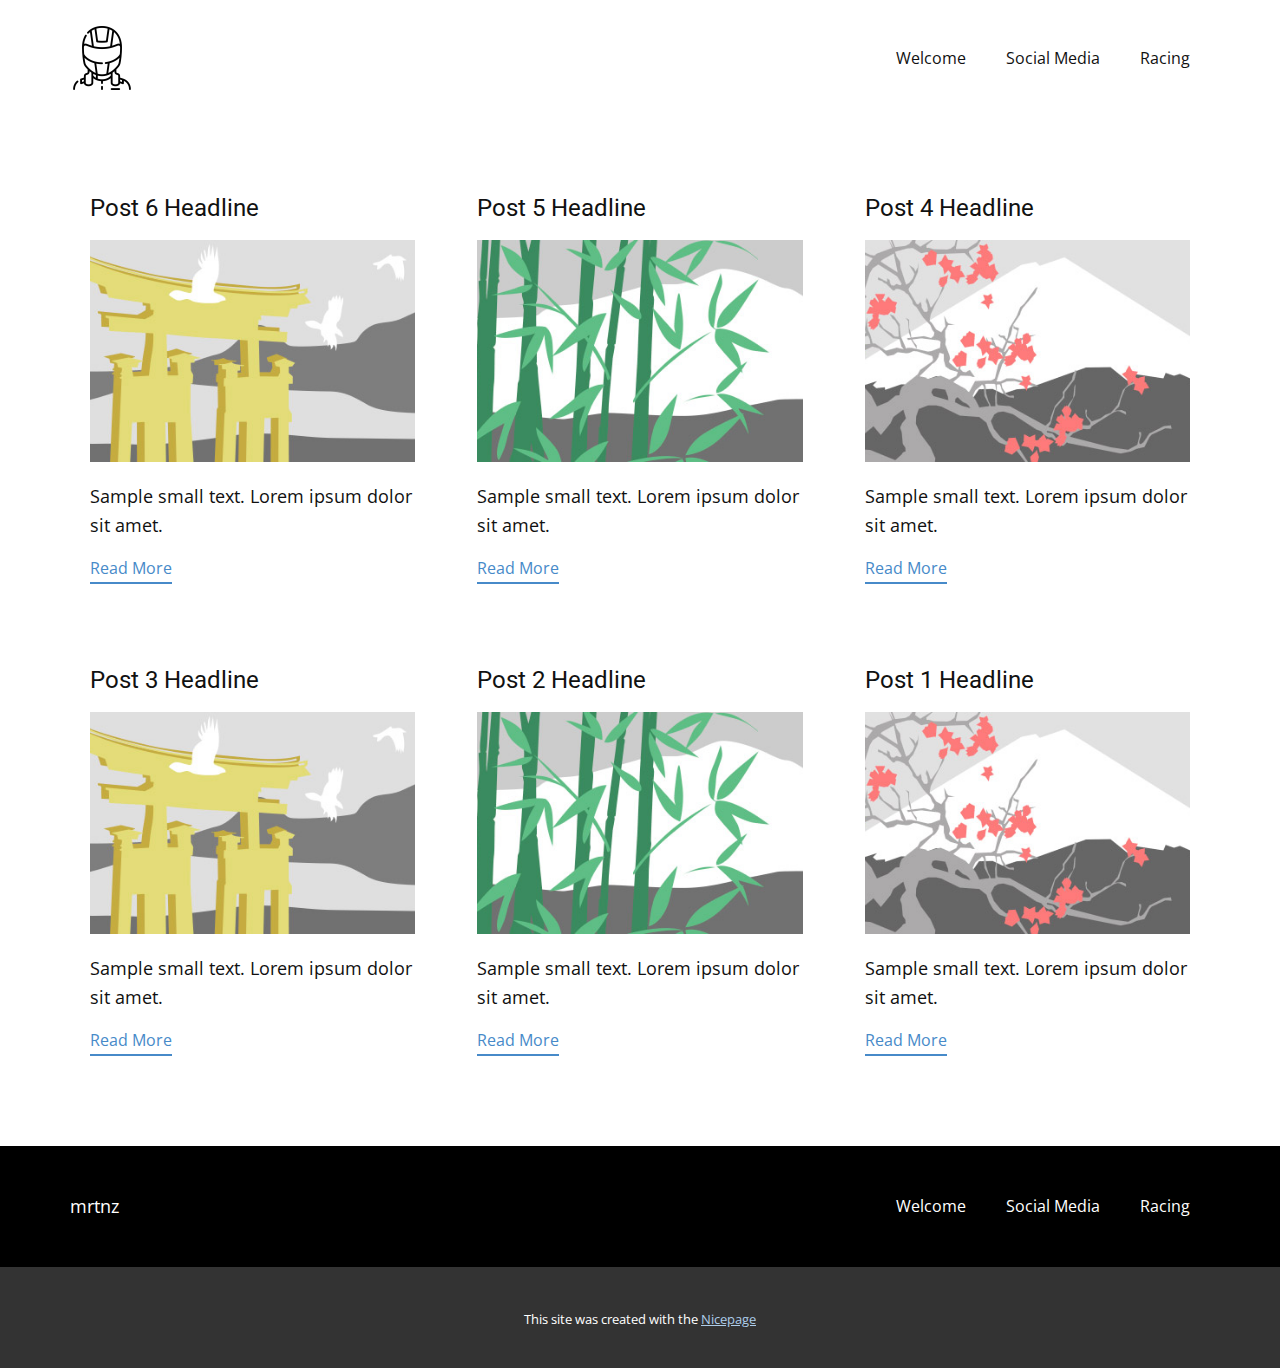
<file: blog/blog.html>
<!DOCTYPE html>
<html style="font-size: 16px;" lang="en"><head>
    <meta name="viewport" content="width=device-width, initial-scale=1.0">
    <meta charset="utf-8">
    <meta name="keywords" content="">
    <meta name="description" content="">
    <title>Blog</title>
    <link rel="stylesheet" href="../nicepage.css" media="screen">
<link rel="stylesheet" href="../Blog-Template.css" media="screen">
    <script class="u-script" type="text/javascript" src="../jquery.js" defer=""></script>
    <script class="u-script" type="text/javascript" src="../nicepage.js" defer=""></script>
    <meta name="generator" content="Nicepage 6.8.9, nicepage.com">
    <link id="u-theme-google-font" rel="stylesheet" href="https://fonts.googleapis.com/css?family=Roboto:100,100i,300,300i,400,400i,500,500i,700,700i,900,900i|Open+Sans:300,300i,400,400i,500,500i,600,600i,700,700i,800,800i">
    
    
    
    <script type="application/ld+json">{
		"@context": "http://schema.org",
		"@type": "Organization",
		"name": "mrtnz",
		"logo": "images/5029739.png"
}</script>
    <meta name="theme-color" content="#478ac9">
  <meta data-intl-tel-input-cdn-path="intlTelInput/"></head>
  <body data-path-to-root="./" data-include-products="false" class="u-body u-xl-mode" data-lang="en"><header class="u-clearfix u-header u-header" id="sec-3b17"><div class="u-clearfix u-sheet u-sheet-1">
        <a href="#" class="u-image u-logo u-image-1" data-image-width="128" data-image-height="128">
          <img src="../images/5029739.png" class="u-logo-image u-logo-image-1">
        </a>
        <nav class="u-menu u-menu-one-level u-offcanvas u-menu-1">
          <div class="menu-collapse" style="font-size: 1rem; letter-spacing: 0px;">
            <a class="u-button-style u-custom-left-right-menu-spacing u-custom-padding-bottom u-custom-top-bottom-menu-spacing u-nav-link u-text-active-palette-1-base u-text-hover-palette-2-base" href="#">
              <svg class="u-svg-link" viewBox="0 0 24 24"><use xlink:href="#menu-hamburger"></use></svg>
              <svg class="u-svg-content" version="1.1" id="menu-hamburger" viewBox="0 0 16 16" x="0px" y="0px" xmlns:xlink="http://www.w3.org/1999/xlink" xmlns="http://www.w3.org/2000/svg"><g><rect y="1" width="16" height="2"></rect><rect y="7" width="16" height="2"></rect><rect y="13" width="16" height="2"></rect>
</g></svg>
            </a>
          </div>
          <div class="u-custom-menu u-nav-container">
            <ul class="u-nav u-unstyled u-nav-1"><li class="u-nav-item"><a class="u-button-style u-nav-link u-text-active-palette-1-base u-text-hover-palette-2-base" href="../Welcome.html" style="padding: 10px 20px;">Welcome</a>
</li><li class="u-nav-item"><a class="u-button-style u-nav-link u-text-active-palette-1-base u-text-hover-palette-2-base" href="../Social-Media.html" style="padding: 10px 20px;">Social Media</a>
</li><li class="u-nav-item"><a class="u-button-style u-nav-link u-text-active-palette-1-base u-text-hover-palette-2-base" href="../Racing.html" style="padding: 10px 20px;">Racing</a>
</li></ul>
          </div>
          <div class="u-custom-menu u-nav-container-collapse">
            <div class="u-black u-container-style u-inner-container-layout u-opacity u-opacity-95 u-sidenav">
              <div class="u-inner-container-layout u-sidenav-overflow">
                <div class="u-menu-close"></div>
                <ul class="u-align-center u-nav u-popupmenu-items u-unstyled u-nav-2"><li class="u-nav-item"><a class="u-button-style u-nav-link" href="../Welcome.html">Welcome</a>
</li><li class="u-nav-item"><a class="u-button-style u-nav-link" href="../Social-Media.html">Social Media</a>
</li><li class="u-nav-item"><a class="u-button-style u-nav-link" href="../Racing.html">Racing</a>
</li></ul>
              </div>
            </div>
            <div class="u-black u-menu-overlay u-opacity u-opacity-70"></div>
          </div>
        </nav>
      </div></header>
    <section class="u-clearfix u-section-1" id="sec-3ada">
      <div class="u-clearfix u-sheet u-valign-middle u-sheet-1"><!--blog--><!--blog_options_json--><!--{"type":"Recent","source":"","tags":"","count":""}--><!--/blog_options_json-->
        <div class="u-blog u-expanded-width u-blog-1">
          <div class="u-list-control"></div>
          <div class="u-repeater u-repeater-1"><!--blog_post-->
            <div class="u-blog-post u-container-style u-repeater-item u-white u-repeater-item-1">
              <div class="u-container-layout u-similar-container u-valign-top u-container-layout-1"><!--blog_post_header-->
                <h4 class="u-blog-control u-text u-text-1">
                  <a class="u-post-header-link" href="../blog/post-5.html">Post 6 Headline</a>
                </h4><!--/blog_post_header--><!--blog_post_image-->
                <a class="u-post-header-link" href="../blog/post-5.html"><img alt="" class="u-blog-control u-expanded-width u-image u-image-default u-image-1" src="../images/8ad73f3c.jpeg"></a><!--/blog_post_image--><!--blog_post_content-->
                <div class="u-blog-control u-post-content u-text u-text-2 fr-view">Sample small text. Lorem ipsum dolor sit amet.</div><!--/blog_post_content--><!--blog_post_readmore-->
                <a href="../blog/post-5.html" class="u-blog-control u-border-2 u-border-no-left u-border-no-right u-border-no-top u-border-palette-1-base u-btn u-btn-rectangle u-button-style u-none u-btn-1"><!--blog_post_readmore_content--><!--options_json--><!--{"content":"","defaultValue":"Read More"}--><!--/options_json-->Read More<!--/blog_post_readmore_content--></a><!--/blog_post_readmore-->
              </div>
            </div><div class="u-blog-post u-container-style u-repeater-item u-video-cover u-white">
              <div class="u-container-layout u-similar-container u-valign-top u-container-layout-2"><!--blog_post_header-->
                <h4 class="u-blog-control u-text u-text-3">
                  <a class="u-post-header-link" href="../blog/post-4.html">Post 5 Headline</a>
                </h4><!--/blog_post_header--><!--blog_post_image-->
                <a class="u-post-header-link" href="../blog/post-4.html"><img alt="" class="u-blog-control u-expanded-width u-image u-image-default u-image-2" src="../images/68f64b9d.jpeg"></a><!--/blog_post_image--><!--blog_post_content-->
                <div class="u-blog-control u-post-content u-text u-text-4 fr-view">Sample small text. Lorem ipsum dolor sit amet.</div><!--/blog_post_content--><!--blog_post_readmore-->
                <a href="../blog/post-4.html" class="u-blog-control u-border-2 u-border-no-left u-border-no-right u-border-no-top u-border-palette-1-base u-btn u-btn-rectangle u-button-style u-none u-btn-2"><!--blog_post_readmore_content--><!--options_json--><!--{"content":"","defaultValue":"Read More"}--><!--/options_json-->Read More<!--/blog_post_readmore_content--></a><!--/blog_post_readmore-->
              </div>
            </div><div class="u-blog-post u-container-style u-repeater-item u-video-cover u-white">
              <div class="u-container-layout u-similar-container u-valign-top u-container-layout-3"><!--blog_post_header-->
                <h4 class="u-blog-control u-text u-text-5">
                  <a class="u-post-header-link" href="../blog/post-3.html">Post 4 Headline</a>
                </h4><!--/blog_post_header--><!--blog_post_image-->
                <a class="u-post-header-link" href="../blog/post-3.html"><img alt="" class="u-blog-control u-expanded-width u-image u-image-default u-image-3" src="../images/0fd3416c.jpeg"></a><!--/blog_post_image--><!--blog_post_content-->
                <div class="u-blog-control u-post-content u-text u-text-6 fr-view">Sample small text. Lorem ipsum dolor sit amet.</div><!--/blog_post_content--><!--blog_post_readmore-->
                <a href="../blog/post-3.html" class="u-blog-control u-border-2 u-border-no-left u-border-no-right u-border-no-top u-border-palette-1-base u-btn u-btn-rectangle u-button-style u-none u-btn-3"><!--blog_post_readmore_content--><!--options_json--><!--{"content":"","defaultValue":"Read More"}--><!--/options_json-->Read More<!--/blog_post_readmore_content--></a><!--/blog_post_readmore-->
              </div>
            </div><div class="u-blog-post u-container-style u-repeater-item u-white u-repeater-item-1">
              <div class="u-container-layout u-similar-container u-valign-top u-container-layout-1"><!--blog_post_header-->
                <h4 class="u-blog-control u-text u-text-1">
                  <a class="u-post-header-link" href="../blog/post-2.html">Post 3 Headline</a>
                </h4><!--/blog_post_header--><!--blog_post_image-->
                <a class="u-post-header-link" href="../blog/post-2.html"><img alt="" class="u-blog-control u-expanded-width u-image u-image-default u-image-1" src="../images/8ad73f3c.jpeg"></a><!--/blog_post_image--><!--blog_post_content-->
                <div class="u-blog-control u-post-content u-text u-text-2 fr-view">Sample small text. Lorem ipsum dolor sit amet.</div><!--/blog_post_content--><!--blog_post_readmore-->
                <a href="../blog/post-2.html" class="u-blog-control u-border-2 u-border-no-left u-border-no-right u-border-no-top u-border-palette-1-base u-btn u-btn-rectangle u-button-style u-none u-btn-1"><!--blog_post_readmore_content--><!--options_json--><!--{"content":"","defaultValue":"Read More"}--><!--/options_json-->Read More<!--/blog_post_readmore_content--></a><!--/blog_post_readmore-->
              </div>
            </div><div class="u-blog-post u-container-style u-repeater-item u-video-cover u-white">
              <div class="u-container-layout u-similar-container u-valign-top u-container-layout-2"><!--blog_post_header-->
                <h4 class="u-blog-control u-text u-text-3">
                  <a class="u-post-header-link" href="../blog/post-1.html">Post 2 Headline</a>
                </h4><!--/blog_post_header--><!--blog_post_image-->
                <a class="u-post-header-link" href="../blog/post-1.html"><img alt="" class="u-blog-control u-expanded-width u-image u-image-default u-image-2" src="../images/68f64b9d.jpeg"></a><!--/blog_post_image--><!--blog_post_content-->
                <div class="u-blog-control u-post-content u-text u-text-4 fr-view">Sample small text. Lorem ipsum dolor sit amet.</div><!--/blog_post_content--><!--blog_post_readmore-->
                <a href="../blog/post-1.html" class="u-blog-control u-border-2 u-border-no-left u-border-no-right u-border-no-top u-border-palette-1-base u-btn u-btn-rectangle u-button-style u-none u-btn-2"><!--blog_post_readmore_content--><!--options_json--><!--{"content":"","defaultValue":"Read More"}--><!--/options_json-->Read More<!--/blog_post_readmore_content--></a><!--/blog_post_readmore-->
              </div>
            </div><div class="u-blog-post u-container-style u-repeater-item u-video-cover u-white">
              <div class="u-container-layout u-similar-container u-valign-top u-container-layout-3"><!--blog_post_header-->
                <h4 class="u-blog-control u-text u-text-5">
                  <a class="u-post-header-link" href="../blog/post.html">Post 1 Headline</a>
                </h4><!--/blog_post_header--><!--blog_post_image-->
                <a class="u-post-header-link" href="../blog/post.html"><img alt="" class="u-blog-control u-expanded-width u-image u-image-default u-image-3" src="../images/0fd3416c.jpeg"></a><!--/blog_post_image--><!--blog_post_content-->
                <div class="u-blog-control u-post-content u-text u-text-6 fr-view">Sample small text. Lorem ipsum dolor sit amet.</div><!--/blog_post_content--><!--blog_post_readmore-->
                <a href="../blog/post.html" class="u-blog-control u-border-2 u-border-no-left u-border-no-right u-border-no-top u-border-palette-1-base u-btn u-btn-rectangle u-button-style u-none u-btn-3"><!--blog_post_readmore_content--><!--options_json--><!--{"content":"","defaultValue":"Read More"}--><!--/options_json-->Read More<!--/blog_post_readmore_content--></a><!--/blog_post_readmore-->
              </div>
            </div><!--/blog_post--><!--blog_post-->
            <!--/blog_post--><!--blog_post-->
            <!--/blog_post-->
          </div>
          <div class="u-list-control"></div>
        </div><!--/blog-->
      </div>
    </section>
    
    
    
    <footer class="u-black u-clearfix u-footer" id="sec-92ec"><div class="u-clearfix u-sheet u-sheet-1">
        <nav class="u-menu u-menu-one-level u-offcanvas u-menu-1">
          <div class="menu-collapse">
            <a class="u-button-style u-nav-link" href="#">
              <svg class="u-svg-link" viewBox="0 0 24 24"><use xlink:href="#menu-hamburger"></use></svg>
              <svg class="u-svg-content" version="1.1" id="menu-hamburger" viewBox="0 0 16 16" x="0px" y="0px" xmlns:xlink="http://www.w3.org/1999/xlink" xmlns="http://www.w3.org/2000/svg"><g><rect y="1" width="16" height="2"></rect><rect y="7" width="16" height="2"></rect><rect y="13" width="16" height="2"></rect>
</g></svg>
            </a>
          </div>
          <div class="u-custom-menu u-nav-container">
            <ul class="u-nav u-unstyled"><li class="u-nav-item"><a class="u-button-style u-nav-link" href="../Welcome.html">Welcome</a>
</li><li class="u-nav-item"><a class="u-button-style u-nav-link" href="../Social-Media.html">Social Media</a>
</li><li class="u-nav-item"><a class="u-button-style u-nav-link" href="../Racing.html">Racing</a>
</li></ul>
          </div>
          <div class="u-custom-menu u-nav-container-collapse">
            <div class="u-black u-container-style u-inner-container-layout u-opacity u-opacity-95 u-sidenav">
              <div class="u-inner-container-layout u-sidenav-overflow">
                <div class="u-menu-close"></div>
                <ul class="u-align-center u-nav u-popupmenu-items u-unstyled u-nav-2"><li class="u-nav-item"><a class="u-button-style u-nav-link" href="../Welcome.html">Welcome</a>
</li><li class="u-nav-item"><a class="u-button-style u-nav-link" href="../Social-Media.html">Social Media</a>
</li><li class="u-nav-item"><a class="u-button-style u-nav-link" href="../Racing.html">Racing</a>
</li></ul>
              </div>
            </div>
            <div class="u-black u-menu-overlay u-opacity u-opacity-70"></div>
          </div>
        </nav>
        <p class="u-text u-text-default u-text-1">mrtnz </p>
      </div></footer>
    <section class="u-backlink u-clearfix u-grey-80">
      <p class="u-text">
        <span>This site was created with the </span>
        <a class="u-link" href="https://nicepage.com/" target="_blank" rel="nofollow">
          <span>Nicepage</span>
        </a>
      </p>
    </section>
  
</body></html>
</file>
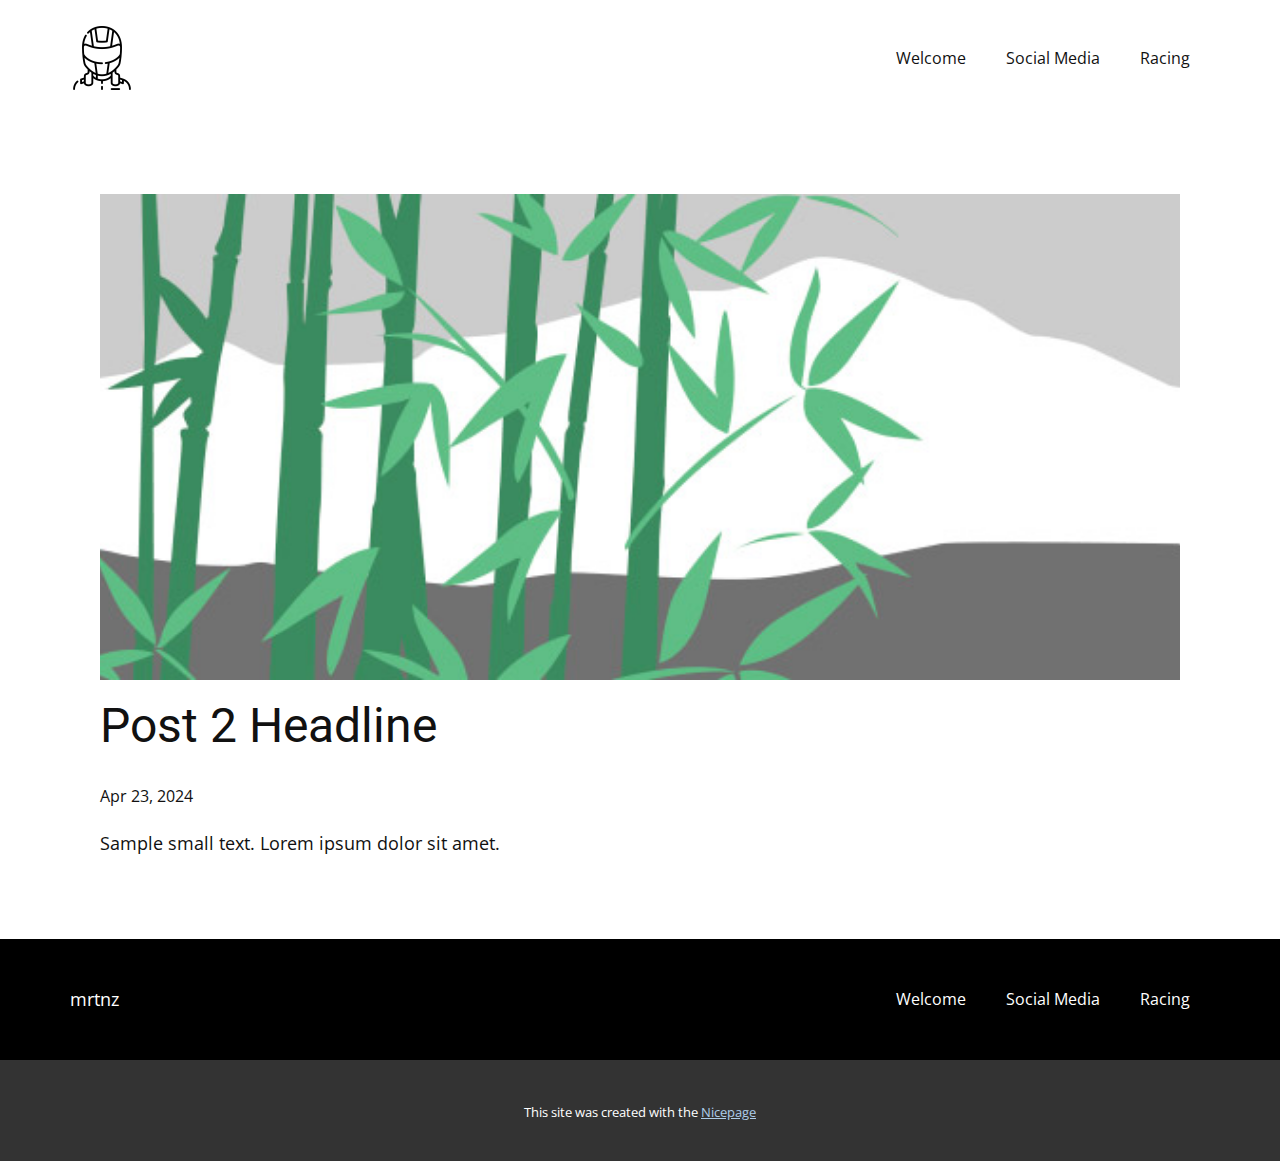
<file: blog/post-1.html>
<!DOCTYPE html>
<html style="font-size: 16px;" lang="en"><head>
    <meta name="viewport" content="width=device-width, initial-scale=1.0">
    <meta charset="utf-8">
    <meta name="keywords" content="Post 1 Headline">
    <meta name="description" content="">
    <title>Post 2 Headline</title>
    <link rel="stylesheet" href="../nicepage.css" media="screen">
<link rel="stylesheet" href="../Post-Template.css" media="screen">
    <script class="u-script" type="text/javascript" src="../jquery.js" defer=""></script>
    <script class="u-script" type="text/javascript" src="../nicepage.js" defer=""></script>
    <meta name="generator" content="Nicepage 6.8.9, nicepage.com">
    <link id="u-theme-google-font" rel="stylesheet" href="https://fonts.googleapis.com/css?family=Roboto:100,100i,300,300i,400,400i,500,500i,700,700i,900,900i|Open+Sans:300,300i,400,400i,500,500i,600,600i,700,700i,800,800i">
    
    
    
    <script type="application/ld+json">{
		"@context": "http://schema.org",
		"@type": "Organization",
		"name": "mrtnz",
		"logo": "images/5029739.png"
}</script>
    <meta name="theme-color" content="#478ac9">
  <meta data-intl-tel-input-cdn-path="intlTelInput/"></head>
  <body data-path-to-root="./" data-include-products="false" class="u-body u-xl-mode" data-lang="en"><header class="u-clearfix u-header u-header" id="sec-3b17"><div class="u-clearfix u-sheet u-sheet-1">
        <a href="#" class="u-image u-logo u-image-1" data-image-width="128" data-image-height="128">
          <img src="../images/5029739.png" class="u-logo-image u-logo-image-1">
        </a>
        <nav class="u-menu u-menu-one-level u-offcanvas u-menu-1">
          <div class="menu-collapse" style="font-size: 1rem; letter-spacing: 0px;">
            <a class="u-button-style u-custom-left-right-menu-spacing u-custom-padding-bottom u-custom-top-bottom-menu-spacing u-nav-link u-text-active-palette-1-base u-text-hover-palette-2-base" href="#">
              <svg class="u-svg-link" viewBox="0 0 24 24"><use xlink:href="#menu-hamburger"></use></svg>
              <svg class="u-svg-content" version="1.1" id="menu-hamburger" viewBox="0 0 16 16" x="0px" y="0px" xmlns:xlink="http://www.w3.org/1999/xlink" xmlns="http://www.w3.org/2000/svg"><g><rect y="1" width="16" height="2"></rect><rect y="7" width="16" height="2"></rect><rect y="13" width="16" height="2"></rect>
</g></svg>
            </a>
          </div>
          <div class="u-custom-menu u-nav-container">
            <ul class="u-nav u-unstyled u-nav-1"><li class="u-nav-item"><a class="u-button-style u-nav-link u-text-active-palette-1-base u-text-hover-palette-2-base" href="../Welcome.html" style="padding: 10px 20px;">Welcome</a>
</li><li class="u-nav-item"><a class="u-button-style u-nav-link u-text-active-palette-1-base u-text-hover-palette-2-base" href="../Social-Media.html" style="padding: 10px 20px;">Social Media</a>
</li><li class="u-nav-item"><a class="u-button-style u-nav-link u-text-active-palette-1-base u-text-hover-palette-2-base" href="../Racing.html" style="padding: 10px 20px;">Racing</a>
</li></ul>
          </div>
          <div class="u-custom-menu u-nav-container-collapse">
            <div class="u-black u-container-style u-inner-container-layout u-opacity u-opacity-95 u-sidenav">
              <div class="u-inner-container-layout u-sidenav-overflow">
                <div class="u-menu-close"></div>
                <ul class="u-align-center u-nav u-popupmenu-items u-unstyled u-nav-2"><li class="u-nav-item"><a class="u-button-style u-nav-link" href="../Welcome.html">Welcome</a>
</li><li class="u-nav-item"><a class="u-button-style u-nav-link" href="../Social-Media.html">Social Media</a>
</li><li class="u-nav-item"><a class="u-button-style u-nav-link" href="../Racing.html">Racing</a>
</li></ul>
              </div>
            </div>
            <div class="u-black u-menu-overlay u-opacity u-opacity-70"></div>
          </div>
        </nav>
      </div></header>
    <section class="u-align-center u-clearfix u-section-1" id="sec-82c4">
      <div class="u-clearfix u-sheet u-valign-middle-md u-valign-middle-sm u-valign-middle-xs u-sheet-1"><!--post_details--><!--post_details_options_json--><!--{"source":""}--><!--/post_details_options_json--><!--blog_post-->
        <div class="u-container-style u-expanded-width u-post-details u-post-details-1">
          <div class="u-container-layout u-valign-middle u-container-layout-1"><!--blog_post_image-->
            <img alt="" class="u-blog-control u-expanded-width u-image u-image-default u-image-1" src="../images/68f64b9d.jpeg"><!--/blog_post_image--><!--blog_post_header-->
            <h2 class="u-blog-control u-text u-text-1">Post 2 Headline</h2><!--/blog_post_header--><!--blog_post_metadata-->
            <div class="u-blog-control u-metadata u-metadata-1"><!--blog_post_metadata_date-->
              <span class="u-meta-date u-meta-icon">Apr 23, 2024</span><!--/blog_post_metadata_date--><!--blog_post_metadata_category-->
              <!--/blog_post_metadata_category--><!--blog_post_metadata_comments-->
              <!--/blog_post_metadata_comments-->
            </div><!--/blog_post_metadata--><!--blog_post_content-->
            <div class="u-align-justify u-blog-control u-post-content u-text u-text-2 fr-view">
  Sample small text. Lorem ipsum dolor sit amet.
  </div><!--/blog_post_content-->
          </div>
        </div><!--/blog_post--><!--/post_details-->
      </div>
    </section>
    
    
    
    <footer class="u-black u-clearfix u-footer" id="sec-92ec"><div class="u-clearfix u-sheet u-sheet-1">
        <nav class="u-menu u-menu-one-level u-offcanvas u-menu-1">
          <div class="menu-collapse">
            <a class="u-button-style u-nav-link" href="#">
              <svg class="u-svg-link" viewBox="0 0 24 24"><use xlink:href="#menu-hamburger"></use></svg>
              <svg class="u-svg-content" version="1.1" id="menu-hamburger" viewBox="0 0 16 16" x="0px" y="0px" xmlns:xlink="http://www.w3.org/1999/xlink" xmlns="http://www.w3.org/2000/svg"><g><rect y="1" width="16" height="2"></rect><rect y="7" width="16" height="2"></rect><rect y="13" width="16" height="2"></rect>
</g></svg>
            </a>
          </div>
          <div class="u-custom-menu u-nav-container">
            <ul class="u-nav u-unstyled"><li class="u-nav-item"><a class="u-button-style u-nav-link" href="../Welcome.html">Welcome</a>
</li><li class="u-nav-item"><a class="u-button-style u-nav-link" href="../Social-Media.html">Social Media</a>
</li><li class="u-nav-item"><a class="u-button-style u-nav-link" href="../Racing.html">Racing</a>
</li></ul>
          </div>
          <div class="u-custom-menu u-nav-container-collapse">
            <div class="u-black u-container-style u-inner-container-layout u-opacity u-opacity-95 u-sidenav">
              <div class="u-inner-container-layout u-sidenav-overflow">
                <div class="u-menu-close"></div>
                <ul class="u-align-center u-nav u-popupmenu-items u-unstyled u-nav-2"><li class="u-nav-item"><a class="u-button-style u-nav-link" href="../Welcome.html">Welcome</a>
</li><li class="u-nav-item"><a class="u-button-style u-nav-link" href="../Social-Media.html">Social Media</a>
</li><li class="u-nav-item"><a class="u-button-style u-nav-link" href="../Racing.html">Racing</a>
</li></ul>
              </div>
            </div>
            <div class="u-black u-menu-overlay u-opacity u-opacity-70"></div>
          </div>
        </nav>
        <p class="u-text u-text-default u-text-1">mrtnz </p>
      </div></footer>
    <section class="u-backlink u-clearfix u-grey-80">
      <p class="u-text">
        <span>This site was created with the </span>
        <a class="u-link" href="https://nicepage.com/" target="_blank" rel="nofollow">
          <span>Nicepage</span>
        </a>
      </p>
    </section>
  
</body></html>
</file>
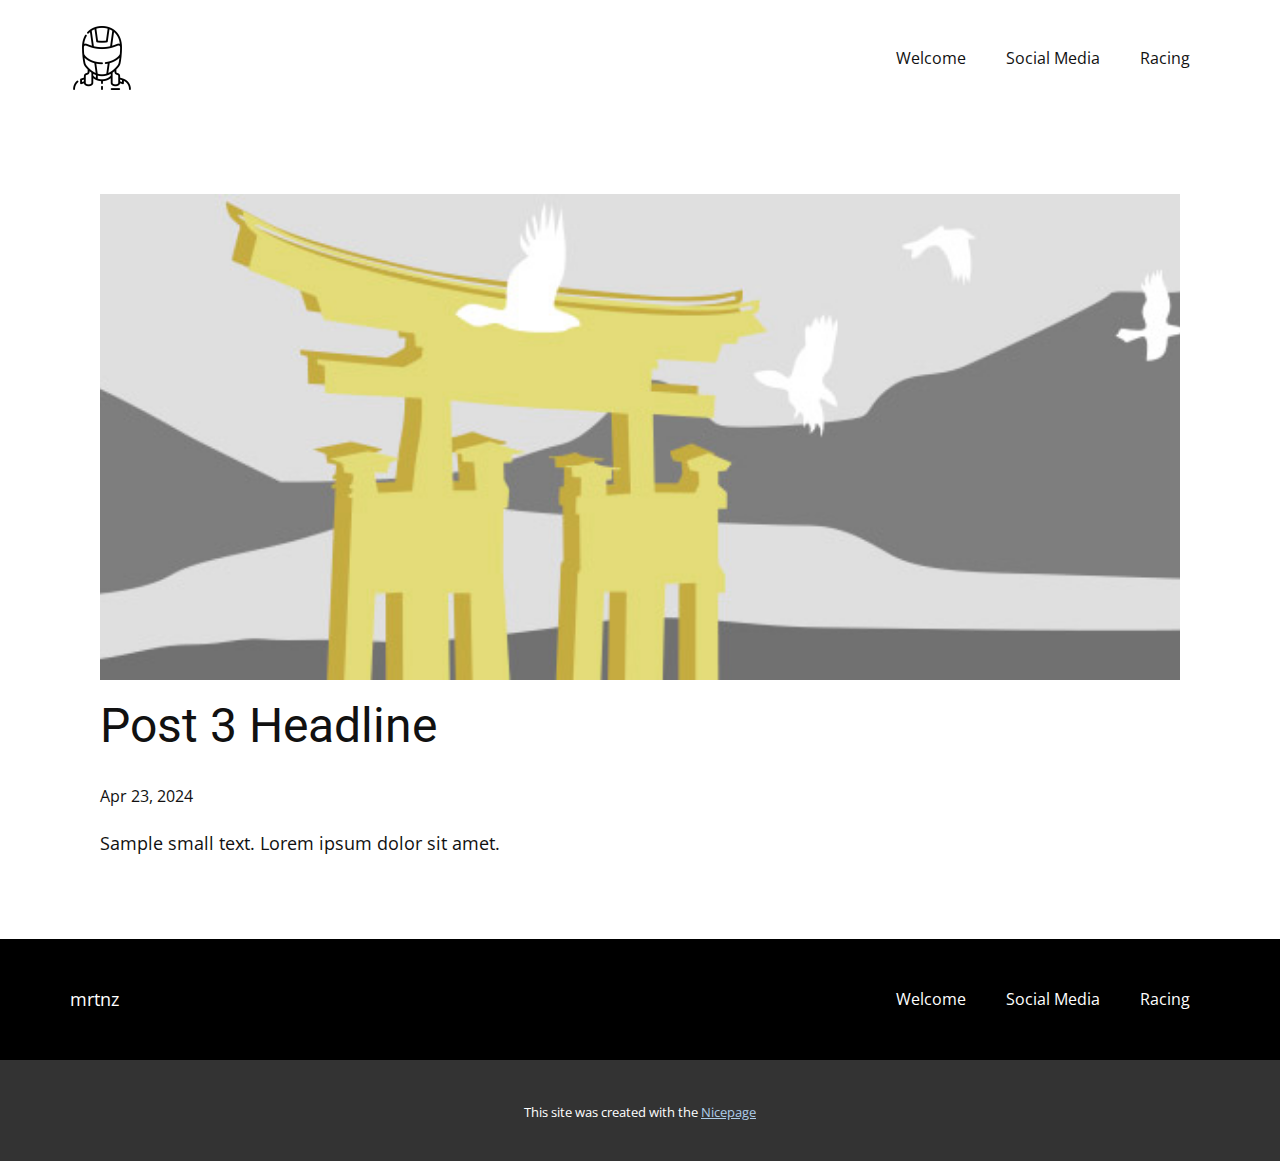
<file: blog/post-2.html>
<!DOCTYPE html>
<html style="font-size: 16px;" lang="en"><head>
    <meta name="viewport" content="width=device-width, initial-scale=1.0">
    <meta charset="utf-8">
    <meta name="keywords" content="Post 1 Headline">
    <meta name="description" content="">
    <title>Post 3 Headline</title>
    <link rel="stylesheet" href="../nicepage.css" media="screen">
<link rel="stylesheet" href="../Post-Template.css" media="screen">
    <script class="u-script" type="text/javascript" src="../jquery.js" defer=""></script>
    <script class="u-script" type="text/javascript" src="../nicepage.js" defer=""></script>
    <meta name="generator" content="Nicepage 6.8.9, nicepage.com">
    <link id="u-theme-google-font" rel="stylesheet" href="https://fonts.googleapis.com/css?family=Roboto:100,100i,300,300i,400,400i,500,500i,700,700i,900,900i|Open+Sans:300,300i,400,400i,500,500i,600,600i,700,700i,800,800i">
    
    
    
    <script type="application/ld+json">{
		"@context": "http://schema.org",
		"@type": "Organization",
		"name": "mrtnz",
		"logo": "images/5029739.png"
}</script>
    <meta name="theme-color" content="#478ac9">
  <meta data-intl-tel-input-cdn-path="intlTelInput/"></head>
  <body data-path-to-root="./" data-include-products="false" class="u-body u-xl-mode" data-lang="en"><header class="u-clearfix u-header u-header" id="sec-3b17"><div class="u-clearfix u-sheet u-sheet-1">
        <a href="#" class="u-image u-logo u-image-1" data-image-width="128" data-image-height="128">
          <img src="../images/5029739.png" class="u-logo-image u-logo-image-1">
        </a>
        <nav class="u-menu u-menu-one-level u-offcanvas u-menu-1">
          <div class="menu-collapse" style="font-size: 1rem; letter-spacing: 0px;">
            <a class="u-button-style u-custom-left-right-menu-spacing u-custom-padding-bottom u-custom-top-bottom-menu-spacing u-nav-link u-text-active-palette-1-base u-text-hover-palette-2-base" href="#">
              <svg class="u-svg-link" viewBox="0 0 24 24"><use xlink:href="#menu-hamburger"></use></svg>
              <svg class="u-svg-content" version="1.1" id="menu-hamburger" viewBox="0 0 16 16" x="0px" y="0px" xmlns:xlink="http://www.w3.org/1999/xlink" xmlns="http://www.w3.org/2000/svg"><g><rect y="1" width="16" height="2"></rect><rect y="7" width="16" height="2"></rect><rect y="13" width="16" height="2"></rect>
</g></svg>
            </a>
          </div>
          <div class="u-custom-menu u-nav-container">
            <ul class="u-nav u-unstyled u-nav-1"><li class="u-nav-item"><a class="u-button-style u-nav-link u-text-active-palette-1-base u-text-hover-palette-2-base" href="../Welcome.html" style="padding: 10px 20px;">Welcome</a>
</li><li class="u-nav-item"><a class="u-button-style u-nav-link u-text-active-palette-1-base u-text-hover-palette-2-base" href="../Social-Media.html" style="padding: 10px 20px;">Social Media</a>
</li><li class="u-nav-item"><a class="u-button-style u-nav-link u-text-active-palette-1-base u-text-hover-palette-2-base" href="../Racing.html" style="padding: 10px 20px;">Racing</a>
</li></ul>
          </div>
          <div class="u-custom-menu u-nav-container-collapse">
            <div class="u-black u-container-style u-inner-container-layout u-opacity u-opacity-95 u-sidenav">
              <div class="u-inner-container-layout u-sidenav-overflow">
                <div class="u-menu-close"></div>
                <ul class="u-align-center u-nav u-popupmenu-items u-unstyled u-nav-2"><li class="u-nav-item"><a class="u-button-style u-nav-link" href="../Welcome.html">Welcome</a>
</li><li class="u-nav-item"><a class="u-button-style u-nav-link" href="../Social-Media.html">Social Media</a>
</li><li class="u-nav-item"><a class="u-button-style u-nav-link" href="../Racing.html">Racing</a>
</li></ul>
              </div>
            </div>
            <div class="u-black u-menu-overlay u-opacity u-opacity-70"></div>
          </div>
        </nav>
      </div></header>
    <section class="u-align-center u-clearfix u-section-1" id="sec-82c4">
      <div class="u-clearfix u-sheet u-valign-middle-md u-valign-middle-sm u-valign-middle-xs u-sheet-1"><!--post_details--><!--post_details_options_json--><!--{"source":""}--><!--/post_details_options_json--><!--blog_post-->
        <div class="u-container-style u-expanded-width u-post-details u-post-details-1">
          <div class="u-container-layout u-valign-middle u-container-layout-1"><!--blog_post_image-->
            <img alt="" class="u-blog-control u-expanded-width u-image u-image-default u-image-1" src="../images/8ad73f3c.jpeg"><!--/blog_post_image--><!--blog_post_header-->
            <h2 class="u-blog-control u-text u-text-1">Post 3 Headline</h2><!--/blog_post_header--><!--blog_post_metadata-->
            <div class="u-blog-control u-metadata u-metadata-1"><!--blog_post_metadata_date-->
              <span class="u-meta-date u-meta-icon">Apr 23, 2024</span><!--/blog_post_metadata_date--><!--blog_post_metadata_category-->
              <!--/blog_post_metadata_category--><!--blog_post_metadata_comments-->
              <!--/blog_post_metadata_comments-->
            </div><!--/blog_post_metadata--><!--blog_post_content-->
            <div class="u-align-justify u-blog-control u-post-content u-text u-text-2 fr-view">
  Sample small text. Lorem ipsum dolor sit amet.
  </div><!--/blog_post_content-->
          </div>
        </div><!--/blog_post--><!--/post_details-->
      </div>
    </section>
    
    
    
    <footer class="u-black u-clearfix u-footer" id="sec-92ec"><div class="u-clearfix u-sheet u-sheet-1">
        <nav class="u-menu u-menu-one-level u-offcanvas u-menu-1">
          <div class="menu-collapse">
            <a class="u-button-style u-nav-link" href="#">
              <svg class="u-svg-link" viewBox="0 0 24 24"><use xlink:href="#menu-hamburger"></use></svg>
              <svg class="u-svg-content" version="1.1" id="menu-hamburger" viewBox="0 0 16 16" x="0px" y="0px" xmlns:xlink="http://www.w3.org/1999/xlink" xmlns="http://www.w3.org/2000/svg"><g><rect y="1" width="16" height="2"></rect><rect y="7" width="16" height="2"></rect><rect y="13" width="16" height="2"></rect>
</g></svg>
            </a>
          </div>
          <div class="u-custom-menu u-nav-container">
            <ul class="u-nav u-unstyled"><li class="u-nav-item"><a class="u-button-style u-nav-link" href="../Welcome.html">Welcome</a>
</li><li class="u-nav-item"><a class="u-button-style u-nav-link" href="../Social-Media.html">Social Media</a>
</li><li class="u-nav-item"><a class="u-button-style u-nav-link" href="../Racing.html">Racing</a>
</li></ul>
          </div>
          <div class="u-custom-menu u-nav-container-collapse">
            <div class="u-black u-container-style u-inner-container-layout u-opacity u-opacity-95 u-sidenav">
              <div class="u-inner-container-layout u-sidenav-overflow">
                <div class="u-menu-close"></div>
                <ul class="u-align-center u-nav u-popupmenu-items u-unstyled u-nav-2"><li class="u-nav-item"><a class="u-button-style u-nav-link" href="../Welcome.html">Welcome</a>
</li><li class="u-nav-item"><a class="u-button-style u-nav-link" href="../Social-Media.html">Social Media</a>
</li><li class="u-nav-item"><a class="u-button-style u-nav-link" href="../Racing.html">Racing</a>
</li></ul>
              </div>
            </div>
            <div class="u-black u-menu-overlay u-opacity u-opacity-70"></div>
          </div>
        </nav>
        <p class="u-text u-text-default u-text-1">mrtnz </p>
      </div></footer>
    <section class="u-backlink u-clearfix u-grey-80">
      <p class="u-text">
        <span>This site was created with the </span>
        <a class="u-link" href="https://nicepage.com/" target="_blank" rel="nofollow">
          <span>Nicepage</span>
        </a>
      </p>
    </section>
  
</body></html>
</file>
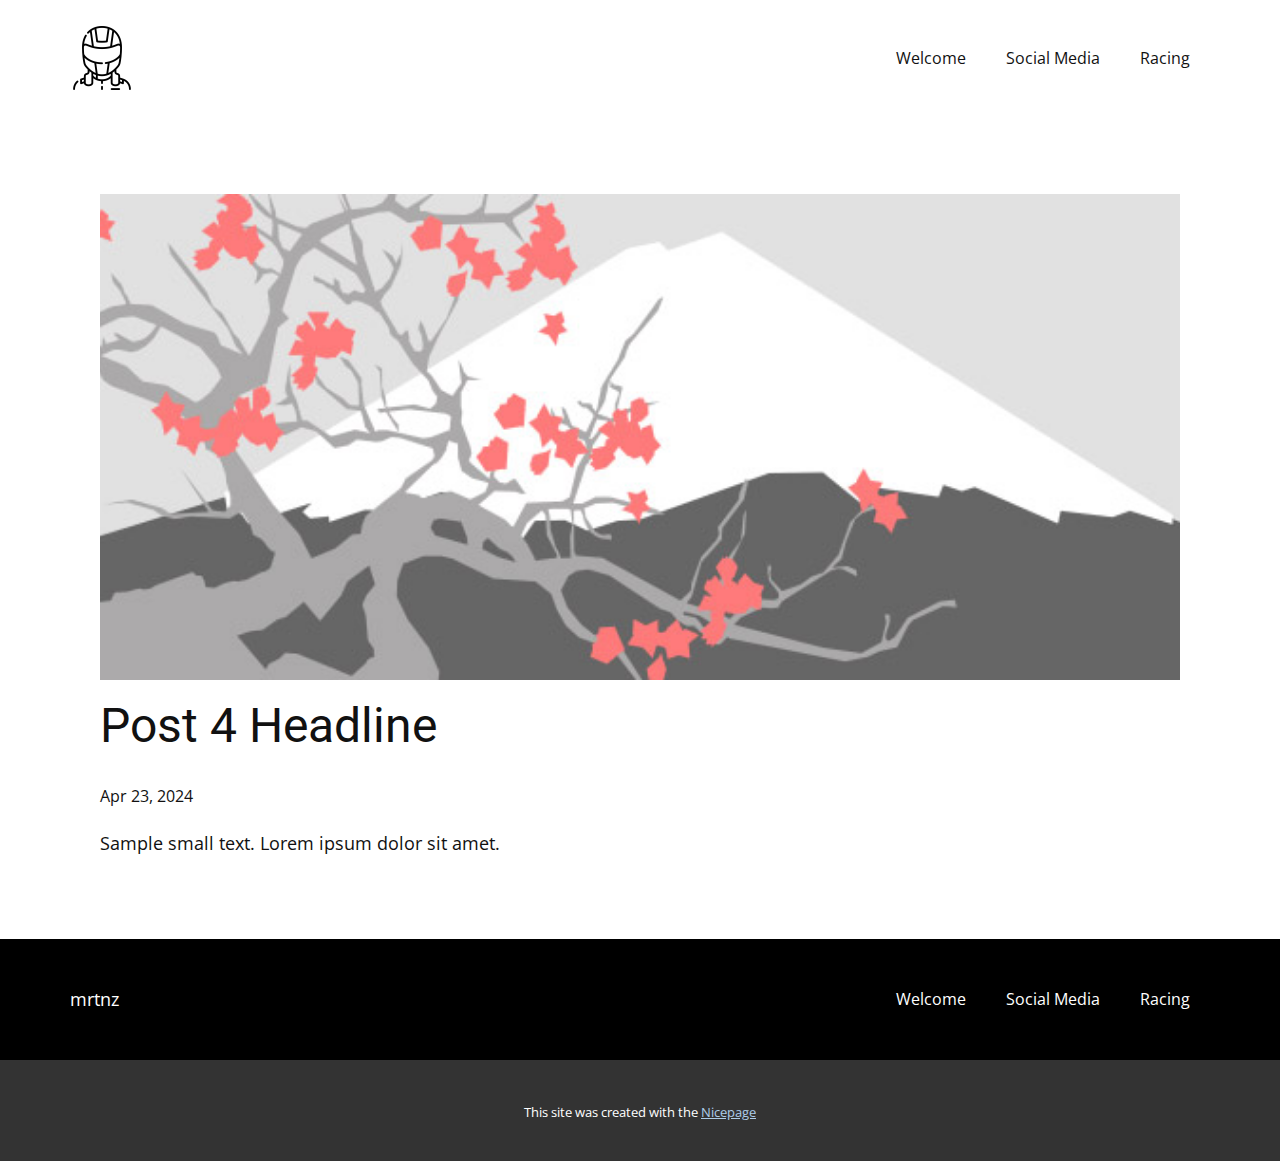
<file: blog/post-3.html>
<!DOCTYPE html>
<html style="font-size: 16px;" lang="en"><head>
    <meta name="viewport" content="width=device-width, initial-scale=1.0">
    <meta charset="utf-8">
    <meta name="keywords" content="Post 1 Headline">
    <meta name="description" content="">
    <title>Post 4 Headline</title>
    <link rel="stylesheet" href="../nicepage.css" media="screen">
<link rel="stylesheet" href="../Post-Template.css" media="screen">
    <script class="u-script" type="text/javascript" src="../jquery.js" defer=""></script>
    <script class="u-script" type="text/javascript" src="../nicepage.js" defer=""></script>
    <meta name="generator" content="Nicepage 6.8.9, nicepage.com">
    <link id="u-theme-google-font" rel="stylesheet" href="https://fonts.googleapis.com/css?family=Roboto:100,100i,300,300i,400,400i,500,500i,700,700i,900,900i|Open+Sans:300,300i,400,400i,500,500i,600,600i,700,700i,800,800i">
    
    
    
    <script type="application/ld+json">{
		"@context": "http://schema.org",
		"@type": "Organization",
		"name": "mrtnz",
		"logo": "images/5029739.png"
}</script>
    <meta name="theme-color" content="#478ac9">
  <meta data-intl-tel-input-cdn-path="intlTelInput/"></head>
  <body data-path-to-root="./" data-include-products="false" class="u-body u-xl-mode" data-lang="en"><header class="u-clearfix u-header u-header" id="sec-3b17"><div class="u-clearfix u-sheet u-sheet-1">
        <a href="#" class="u-image u-logo u-image-1" data-image-width="128" data-image-height="128">
          <img src="../images/5029739.png" class="u-logo-image u-logo-image-1">
        </a>
        <nav class="u-menu u-menu-one-level u-offcanvas u-menu-1">
          <div class="menu-collapse" style="font-size: 1rem; letter-spacing: 0px;">
            <a class="u-button-style u-custom-left-right-menu-spacing u-custom-padding-bottom u-custom-top-bottom-menu-spacing u-nav-link u-text-active-palette-1-base u-text-hover-palette-2-base" href="#">
              <svg class="u-svg-link" viewBox="0 0 24 24"><use xlink:href="#menu-hamburger"></use></svg>
              <svg class="u-svg-content" version="1.1" id="menu-hamburger" viewBox="0 0 16 16" x="0px" y="0px" xmlns:xlink="http://www.w3.org/1999/xlink" xmlns="http://www.w3.org/2000/svg"><g><rect y="1" width="16" height="2"></rect><rect y="7" width="16" height="2"></rect><rect y="13" width="16" height="2"></rect>
</g></svg>
            </a>
          </div>
          <div class="u-custom-menu u-nav-container">
            <ul class="u-nav u-unstyled u-nav-1"><li class="u-nav-item"><a class="u-button-style u-nav-link u-text-active-palette-1-base u-text-hover-palette-2-base" href="../Welcome.html" style="padding: 10px 20px;">Welcome</a>
</li><li class="u-nav-item"><a class="u-button-style u-nav-link u-text-active-palette-1-base u-text-hover-palette-2-base" href="../Social-Media.html" style="padding: 10px 20px;">Social Media</a>
</li><li class="u-nav-item"><a class="u-button-style u-nav-link u-text-active-palette-1-base u-text-hover-palette-2-base" href="../Racing.html" style="padding: 10px 20px;">Racing</a>
</li></ul>
          </div>
          <div class="u-custom-menu u-nav-container-collapse">
            <div class="u-black u-container-style u-inner-container-layout u-opacity u-opacity-95 u-sidenav">
              <div class="u-inner-container-layout u-sidenav-overflow">
                <div class="u-menu-close"></div>
                <ul class="u-align-center u-nav u-popupmenu-items u-unstyled u-nav-2"><li class="u-nav-item"><a class="u-button-style u-nav-link" href="../Welcome.html">Welcome</a>
</li><li class="u-nav-item"><a class="u-button-style u-nav-link" href="../Social-Media.html">Social Media</a>
</li><li class="u-nav-item"><a class="u-button-style u-nav-link" href="../Racing.html">Racing</a>
</li></ul>
              </div>
            </div>
            <div class="u-black u-menu-overlay u-opacity u-opacity-70"></div>
          </div>
        </nav>
      </div></header>
    <section class="u-align-center u-clearfix u-section-1" id="sec-82c4">
      <div class="u-clearfix u-sheet u-valign-middle-md u-valign-middle-sm u-valign-middle-xs u-sheet-1"><!--post_details--><!--post_details_options_json--><!--{"source":""}--><!--/post_details_options_json--><!--blog_post-->
        <div class="u-container-style u-expanded-width u-post-details u-post-details-1">
          <div class="u-container-layout u-valign-middle u-container-layout-1"><!--blog_post_image-->
            <img alt="" class="u-blog-control u-expanded-width u-image u-image-default u-image-1" src="../images/0fd3416c.jpeg"><!--/blog_post_image--><!--blog_post_header-->
            <h2 class="u-blog-control u-text u-text-1">Post 4 Headline</h2><!--/blog_post_header--><!--blog_post_metadata-->
            <div class="u-blog-control u-metadata u-metadata-1"><!--blog_post_metadata_date-->
              <span class="u-meta-date u-meta-icon">Apr 23, 2024</span><!--/blog_post_metadata_date--><!--blog_post_metadata_category-->
              <!--/blog_post_metadata_category--><!--blog_post_metadata_comments-->
              <!--/blog_post_metadata_comments-->
            </div><!--/blog_post_metadata--><!--blog_post_content-->
            <div class="u-align-justify u-blog-control u-post-content u-text u-text-2 fr-view">
  Sample small text. Lorem ipsum dolor sit amet.
  </div><!--/blog_post_content-->
          </div>
        </div><!--/blog_post--><!--/post_details-->
      </div>
    </section>
    
    
    
    <footer class="u-black u-clearfix u-footer" id="sec-92ec"><div class="u-clearfix u-sheet u-sheet-1">
        <nav class="u-menu u-menu-one-level u-offcanvas u-menu-1">
          <div class="menu-collapse">
            <a class="u-button-style u-nav-link" href="#">
              <svg class="u-svg-link" viewBox="0 0 24 24"><use xlink:href="#menu-hamburger"></use></svg>
              <svg class="u-svg-content" version="1.1" id="menu-hamburger" viewBox="0 0 16 16" x="0px" y="0px" xmlns:xlink="http://www.w3.org/1999/xlink" xmlns="http://www.w3.org/2000/svg"><g><rect y="1" width="16" height="2"></rect><rect y="7" width="16" height="2"></rect><rect y="13" width="16" height="2"></rect>
</g></svg>
            </a>
          </div>
          <div class="u-custom-menu u-nav-container">
            <ul class="u-nav u-unstyled"><li class="u-nav-item"><a class="u-button-style u-nav-link" href="../Welcome.html">Welcome</a>
</li><li class="u-nav-item"><a class="u-button-style u-nav-link" href="../Social-Media.html">Social Media</a>
</li><li class="u-nav-item"><a class="u-button-style u-nav-link" href="../Racing.html">Racing</a>
</li></ul>
          </div>
          <div class="u-custom-menu u-nav-container-collapse">
            <div class="u-black u-container-style u-inner-container-layout u-opacity u-opacity-95 u-sidenav">
              <div class="u-inner-container-layout u-sidenav-overflow">
                <div class="u-menu-close"></div>
                <ul class="u-align-center u-nav u-popupmenu-items u-unstyled u-nav-2"><li class="u-nav-item"><a class="u-button-style u-nav-link" href="../Welcome.html">Welcome</a>
</li><li class="u-nav-item"><a class="u-button-style u-nav-link" href="../Social-Media.html">Social Media</a>
</li><li class="u-nav-item"><a class="u-button-style u-nav-link" href="../Racing.html">Racing</a>
</li></ul>
              </div>
            </div>
            <div class="u-black u-menu-overlay u-opacity u-opacity-70"></div>
          </div>
        </nav>
        <p class="u-text u-text-default u-text-1">mrtnz </p>
      </div></footer>
    <section class="u-backlink u-clearfix u-grey-80">
      <p class="u-text">
        <span>This site was created with the </span>
        <a class="u-link" href="https://nicepage.com/" target="_blank" rel="nofollow">
          <span>Nicepage</span>
        </a>
      </p>
    </section>
  
</body></html>
</file>
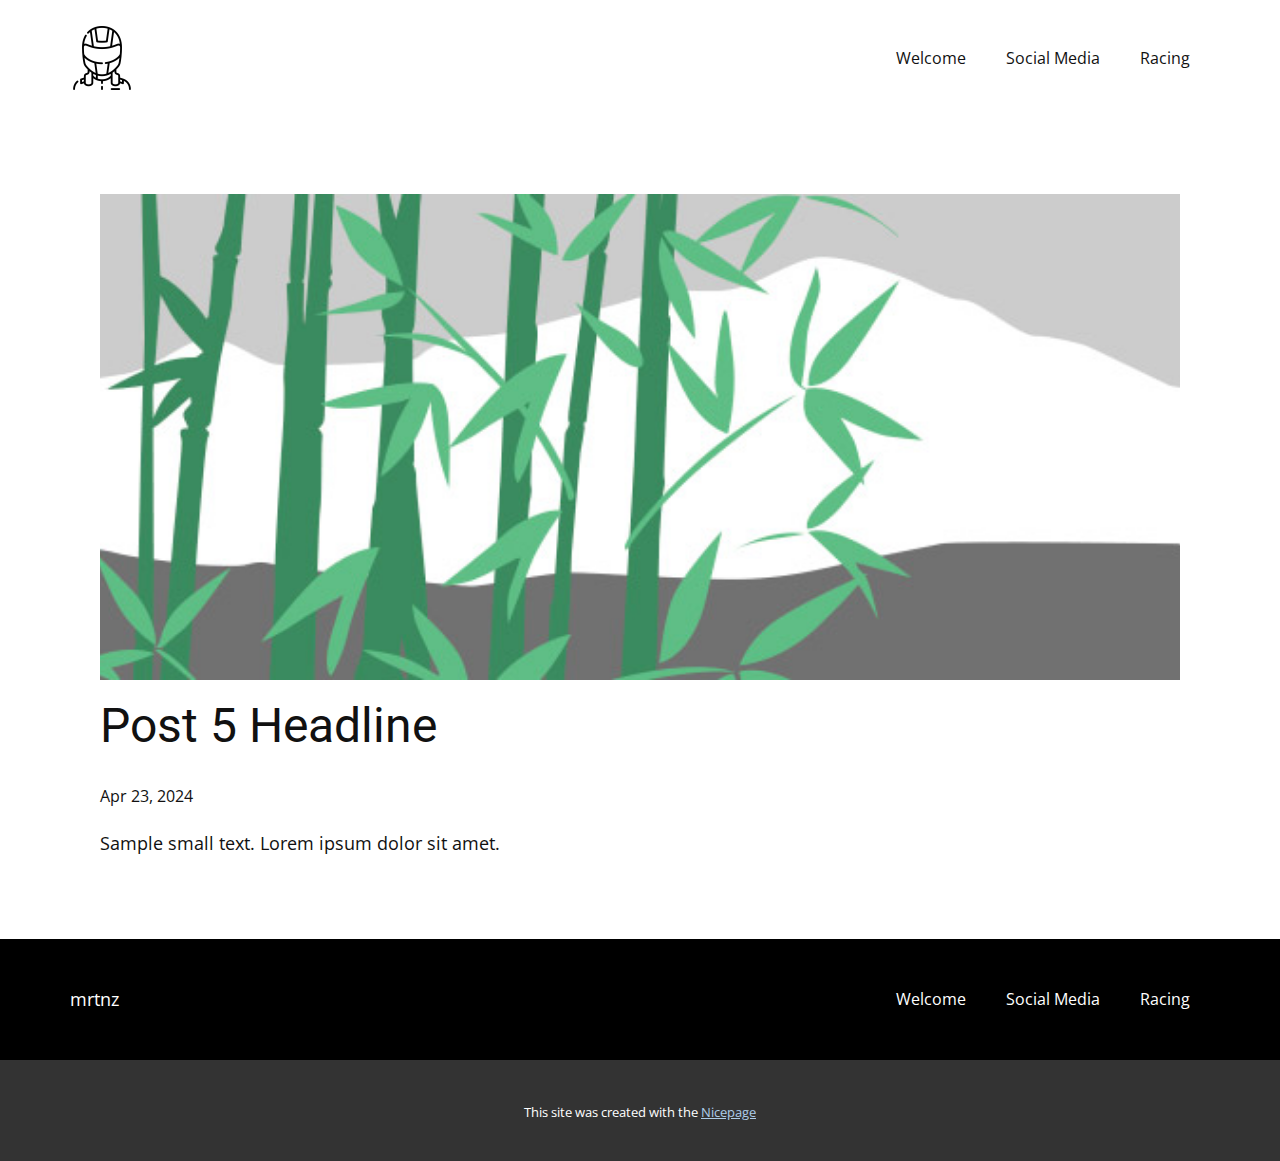
<file: blog/post-4.html>
<!DOCTYPE html>
<html style="font-size: 16px;" lang="en"><head>
    <meta name="viewport" content="width=device-width, initial-scale=1.0">
    <meta charset="utf-8">
    <meta name="keywords" content="Post 1 Headline">
    <meta name="description" content="">
    <title>Post 5 Headline</title>
    <link rel="stylesheet" href="../nicepage.css" media="screen">
<link rel="stylesheet" href="../Post-Template.css" media="screen">
    <script class="u-script" type="text/javascript" src="../jquery.js" defer=""></script>
    <script class="u-script" type="text/javascript" src="../nicepage.js" defer=""></script>
    <meta name="generator" content="Nicepage 6.8.9, nicepage.com">
    <link id="u-theme-google-font" rel="stylesheet" href="https://fonts.googleapis.com/css?family=Roboto:100,100i,300,300i,400,400i,500,500i,700,700i,900,900i|Open+Sans:300,300i,400,400i,500,500i,600,600i,700,700i,800,800i">
    
    
    
    <script type="application/ld+json">{
		"@context": "http://schema.org",
		"@type": "Organization",
		"name": "mrtnz",
		"logo": "images/5029739.png"
}</script>
    <meta name="theme-color" content="#478ac9">
  <meta data-intl-tel-input-cdn-path="intlTelInput/"></head>
  <body data-path-to-root="./" data-include-products="false" class="u-body u-xl-mode" data-lang="en"><header class="u-clearfix u-header u-header" id="sec-3b17"><div class="u-clearfix u-sheet u-sheet-1">
        <a href="#" class="u-image u-logo u-image-1" data-image-width="128" data-image-height="128">
          <img src="../images/5029739.png" class="u-logo-image u-logo-image-1">
        </a>
        <nav class="u-menu u-menu-one-level u-offcanvas u-menu-1">
          <div class="menu-collapse" style="font-size: 1rem; letter-spacing: 0px;">
            <a class="u-button-style u-custom-left-right-menu-spacing u-custom-padding-bottom u-custom-top-bottom-menu-spacing u-nav-link u-text-active-palette-1-base u-text-hover-palette-2-base" href="#">
              <svg class="u-svg-link" viewBox="0 0 24 24"><use xlink:href="#menu-hamburger"></use></svg>
              <svg class="u-svg-content" version="1.1" id="menu-hamburger" viewBox="0 0 16 16" x="0px" y="0px" xmlns:xlink="http://www.w3.org/1999/xlink" xmlns="http://www.w3.org/2000/svg"><g><rect y="1" width="16" height="2"></rect><rect y="7" width="16" height="2"></rect><rect y="13" width="16" height="2"></rect>
</g></svg>
            </a>
          </div>
          <div class="u-custom-menu u-nav-container">
            <ul class="u-nav u-unstyled u-nav-1"><li class="u-nav-item"><a class="u-button-style u-nav-link u-text-active-palette-1-base u-text-hover-palette-2-base" href="../Welcome.html" style="padding: 10px 20px;">Welcome</a>
</li><li class="u-nav-item"><a class="u-button-style u-nav-link u-text-active-palette-1-base u-text-hover-palette-2-base" href="../Social-Media.html" style="padding: 10px 20px;">Social Media</a>
</li><li class="u-nav-item"><a class="u-button-style u-nav-link u-text-active-palette-1-base u-text-hover-palette-2-base" href="../Racing.html" style="padding: 10px 20px;">Racing</a>
</li></ul>
          </div>
          <div class="u-custom-menu u-nav-container-collapse">
            <div class="u-black u-container-style u-inner-container-layout u-opacity u-opacity-95 u-sidenav">
              <div class="u-inner-container-layout u-sidenav-overflow">
                <div class="u-menu-close"></div>
                <ul class="u-align-center u-nav u-popupmenu-items u-unstyled u-nav-2"><li class="u-nav-item"><a class="u-button-style u-nav-link" href="../Welcome.html">Welcome</a>
</li><li class="u-nav-item"><a class="u-button-style u-nav-link" href="../Social-Media.html">Social Media</a>
</li><li class="u-nav-item"><a class="u-button-style u-nav-link" href="../Racing.html">Racing</a>
</li></ul>
              </div>
            </div>
            <div class="u-black u-menu-overlay u-opacity u-opacity-70"></div>
          </div>
        </nav>
      </div></header>
    <section class="u-align-center u-clearfix u-section-1" id="sec-82c4">
      <div class="u-clearfix u-sheet u-valign-middle-md u-valign-middle-sm u-valign-middle-xs u-sheet-1"><!--post_details--><!--post_details_options_json--><!--{"source":""}--><!--/post_details_options_json--><!--blog_post-->
        <div class="u-container-style u-expanded-width u-post-details u-post-details-1">
          <div class="u-container-layout u-valign-middle u-container-layout-1"><!--blog_post_image-->
            <img alt="" class="u-blog-control u-expanded-width u-image u-image-default u-image-1" src="../images/68f64b9d.jpeg"><!--/blog_post_image--><!--blog_post_header-->
            <h2 class="u-blog-control u-text u-text-1">Post 5 Headline</h2><!--/blog_post_header--><!--blog_post_metadata-->
            <div class="u-blog-control u-metadata u-metadata-1"><!--blog_post_metadata_date-->
              <span class="u-meta-date u-meta-icon">Apr 23, 2024</span><!--/blog_post_metadata_date--><!--blog_post_metadata_category-->
              <!--/blog_post_metadata_category--><!--blog_post_metadata_comments-->
              <!--/blog_post_metadata_comments-->
            </div><!--/blog_post_metadata--><!--blog_post_content-->
            <div class="u-align-justify u-blog-control u-post-content u-text u-text-2 fr-view">
  Sample small text. Lorem ipsum dolor sit amet.
  </div><!--/blog_post_content-->
          </div>
        </div><!--/blog_post--><!--/post_details-->
      </div>
    </section>
    
    
    
    <footer class="u-black u-clearfix u-footer" id="sec-92ec"><div class="u-clearfix u-sheet u-sheet-1">
        <nav class="u-menu u-menu-one-level u-offcanvas u-menu-1">
          <div class="menu-collapse">
            <a class="u-button-style u-nav-link" href="#">
              <svg class="u-svg-link" viewBox="0 0 24 24"><use xlink:href="#menu-hamburger"></use></svg>
              <svg class="u-svg-content" version="1.1" id="menu-hamburger" viewBox="0 0 16 16" x="0px" y="0px" xmlns:xlink="http://www.w3.org/1999/xlink" xmlns="http://www.w3.org/2000/svg"><g><rect y="1" width="16" height="2"></rect><rect y="7" width="16" height="2"></rect><rect y="13" width="16" height="2"></rect>
</g></svg>
            </a>
          </div>
          <div class="u-custom-menu u-nav-container">
            <ul class="u-nav u-unstyled"><li class="u-nav-item"><a class="u-button-style u-nav-link" href="../Welcome.html">Welcome</a>
</li><li class="u-nav-item"><a class="u-button-style u-nav-link" href="../Social-Media.html">Social Media</a>
</li><li class="u-nav-item"><a class="u-button-style u-nav-link" href="../Racing.html">Racing</a>
</li></ul>
          </div>
          <div class="u-custom-menu u-nav-container-collapse">
            <div class="u-black u-container-style u-inner-container-layout u-opacity u-opacity-95 u-sidenav">
              <div class="u-inner-container-layout u-sidenav-overflow">
                <div class="u-menu-close"></div>
                <ul class="u-align-center u-nav u-popupmenu-items u-unstyled u-nav-2"><li class="u-nav-item"><a class="u-button-style u-nav-link" href="../Welcome.html">Welcome</a>
</li><li class="u-nav-item"><a class="u-button-style u-nav-link" href="../Social-Media.html">Social Media</a>
</li><li class="u-nav-item"><a class="u-button-style u-nav-link" href="../Racing.html">Racing</a>
</li></ul>
              </div>
            </div>
            <div class="u-black u-menu-overlay u-opacity u-opacity-70"></div>
          </div>
        </nav>
        <p class="u-text u-text-default u-text-1">mrtnz </p>
      </div></footer>
    <section class="u-backlink u-clearfix u-grey-80">
      <p class="u-text">
        <span>This site was created with the </span>
        <a class="u-link" href="https://nicepage.com/" target="_blank" rel="nofollow">
          <span>Nicepage</span>
        </a>
      </p>
    </section>
  
</body></html>
</file>
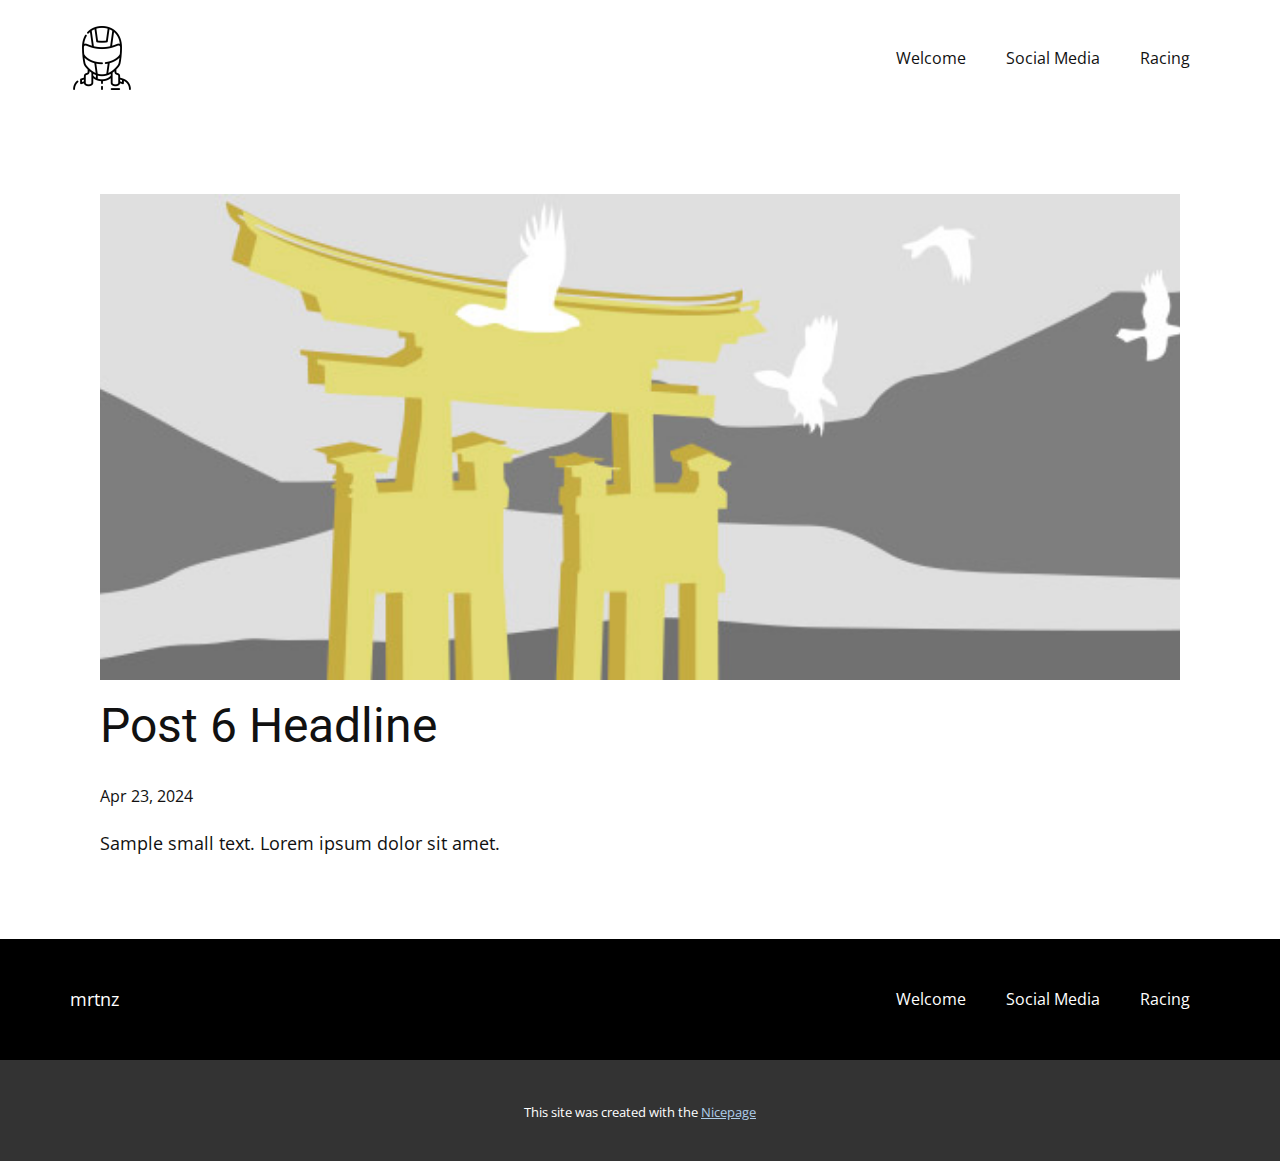
<file: blog/post-5.html>
<!DOCTYPE html>
<html style="font-size: 16px;" lang="en"><head>
    <meta name="viewport" content="width=device-width, initial-scale=1.0">
    <meta charset="utf-8">
    <meta name="keywords" content="Post 1 Headline">
    <meta name="description" content="">
    <title>Post 6 Headline</title>
    <link rel="stylesheet" href="../nicepage.css" media="screen">
<link rel="stylesheet" href="../Post-Template.css" media="screen">
    <script class="u-script" type="text/javascript" src="../jquery.js" defer=""></script>
    <script class="u-script" type="text/javascript" src="../nicepage.js" defer=""></script>
    <meta name="generator" content="Nicepage 6.8.9, nicepage.com">
    <link id="u-theme-google-font" rel="stylesheet" href="https://fonts.googleapis.com/css?family=Roboto:100,100i,300,300i,400,400i,500,500i,700,700i,900,900i|Open+Sans:300,300i,400,400i,500,500i,600,600i,700,700i,800,800i">
    
    
    
    <script type="application/ld+json">{
		"@context": "http://schema.org",
		"@type": "Organization",
		"name": "mrtnz",
		"logo": "images/5029739.png"
}</script>
    <meta name="theme-color" content="#478ac9">
  <meta data-intl-tel-input-cdn-path="intlTelInput/"></head>
  <body data-path-to-root="./" data-include-products="false" class="u-body u-xl-mode" data-lang="en"><header class="u-clearfix u-header u-header" id="sec-3b17"><div class="u-clearfix u-sheet u-sheet-1">
        <a href="#" class="u-image u-logo u-image-1" data-image-width="128" data-image-height="128">
          <img src="../images/5029739.png" class="u-logo-image u-logo-image-1">
        </a>
        <nav class="u-menu u-menu-one-level u-offcanvas u-menu-1">
          <div class="menu-collapse" style="font-size: 1rem; letter-spacing: 0px;">
            <a class="u-button-style u-custom-left-right-menu-spacing u-custom-padding-bottom u-custom-top-bottom-menu-spacing u-nav-link u-text-active-palette-1-base u-text-hover-palette-2-base" href="#">
              <svg class="u-svg-link" viewBox="0 0 24 24"><use xlink:href="#menu-hamburger"></use></svg>
              <svg class="u-svg-content" version="1.1" id="menu-hamburger" viewBox="0 0 16 16" x="0px" y="0px" xmlns:xlink="http://www.w3.org/1999/xlink" xmlns="http://www.w3.org/2000/svg"><g><rect y="1" width="16" height="2"></rect><rect y="7" width="16" height="2"></rect><rect y="13" width="16" height="2"></rect>
</g></svg>
            </a>
          </div>
          <div class="u-custom-menu u-nav-container">
            <ul class="u-nav u-unstyled u-nav-1"><li class="u-nav-item"><a class="u-button-style u-nav-link u-text-active-palette-1-base u-text-hover-palette-2-base" href="../Welcome.html" style="padding: 10px 20px;">Welcome</a>
</li><li class="u-nav-item"><a class="u-button-style u-nav-link u-text-active-palette-1-base u-text-hover-palette-2-base" href="../Social-Media.html" style="padding: 10px 20px;">Social Media</a>
</li><li class="u-nav-item"><a class="u-button-style u-nav-link u-text-active-palette-1-base u-text-hover-palette-2-base" href="../Racing.html" style="padding: 10px 20px;">Racing</a>
</li></ul>
          </div>
          <div class="u-custom-menu u-nav-container-collapse">
            <div class="u-black u-container-style u-inner-container-layout u-opacity u-opacity-95 u-sidenav">
              <div class="u-inner-container-layout u-sidenav-overflow">
                <div class="u-menu-close"></div>
                <ul class="u-align-center u-nav u-popupmenu-items u-unstyled u-nav-2"><li class="u-nav-item"><a class="u-button-style u-nav-link" href="../Welcome.html">Welcome</a>
</li><li class="u-nav-item"><a class="u-button-style u-nav-link" href="../Social-Media.html">Social Media</a>
</li><li class="u-nav-item"><a class="u-button-style u-nav-link" href="../Racing.html">Racing</a>
</li></ul>
              </div>
            </div>
            <div class="u-black u-menu-overlay u-opacity u-opacity-70"></div>
          </div>
        </nav>
      </div></header>
    <section class="u-align-center u-clearfix u-section-1" id="sec-82c4">
      <div class="u-clearfix u-sheet u-valign-middle-md u-valign-middle-sm u-valign-middle-xs u-sheet-1"><!--post_details--><!--post_details_options_json--><!--{"source":""}--><!--/post_details_options_json--><!--blog_post-->
        <div class="u-container-style u-expanded-width u-post-details u-post-details-1">
          <div class="u-container-layout u-valign-middle u-container-layout-1"><!--blog_post_image-->
            <img alt="" class="u-blog-control u-expanded-width u-image u-image-default u-image-1" src="../images/8ad73f3c.jpeg"><!--/blog_post_image--><!--blog_post_header-->
            <h2 class="u-blog-control u-text u-text-1">Post 6 Headline</h2><!--/blog_post_header--><!--blog_post_metadata-->
            <div class="u-blog-control u-metadata u-metadata-1"><!--blog_post_metadata_date-->
              <span class="u-meta-date u-meta-icon">Apr 23, 2024</span><!--/blog_post_metadata_date--><!--blog_post_metadata_category-->
              <!--/blog_post_metadata_category--><!--blog_post_metadata_comments-->
              <!--/blog_post_metadata_comments-->
            </div><!--/blog_post_metadata--><!--blog_post_content-->
            <div class="u-align-justify u-blog-control u-post-content u-text u-text-2 fr-view">
  Sample small text. Lorem ipsum dolor sit amet.
  </div><!--/blog_post_content-->
          </div>
        </div><!--/blog_post--><!--/post_details-->
      </div>
    </section>
    
    
    
    <footer class="u-black u-clearfix u-footer" id="sec-92ec"><div class="u-clearfix u-sheet u-sheet-1">
        <nav class="u-menu u-menu-one-level u-offcanvas u-menu-1">
          <div class="menu-collapse">
            <a class="u-button-style u-nav-link" href="#">
              <svg class="u-svg-link" viewBox="0 0 24 24"><use xlink:href="#menu-hamburger"></use></svg>
              <svg class="u-svg-content" version="1.1" id="menu-hamburger" viewBox="0 0 16 16" x="0px" y="0px" xmlns:xlink="http://www.w3.org/1999/xlink" xmlns="http://www.w3.org/2000/svg"><g><rect y="1" width="16" height="2"></rect><rect y="7" width="16" height="2"></rect><rect y="13" width="16" height="2"></rect>
</g></svg>
            </a>
          </div>
          <div class="u-custom-menu u-nav-container">
            <ul class="u-nav u-unstyled"><li class="u-nav-item"><a class="u-button-style u-nav-link" href="../Welcome.html">Welcome</a>
</li><li class="u-nav-item"><a class="u-button-style u-nav-link" href="../Social-Media.html">Social Media</a>
</li><li class="u-nav-item"><a class="u-button-style u-nav-link" href="../Racing.html">Racing</a>
</li></ul>
          </div>
          <div class="u-custom-menu u-nav-container-collapse">
            <div class="u-black u-container-style u-inner-container-layout u-opacity u-opacity-95 u-sidenav">
              <div class="u-inner-container-layout u-sidenav-overflow">
                <div class="u-menu-close"></div>
                <ul class="u-align-center u-nav u-popupmenu-items u-unstyled u-nav-2"><li class="u-nav-item"><a class="u-button-style u-nav-link" href="../Welcome.html">Welcome</a>
</li><li class="u-nav-item"><a class="u-button-style u-nav-link" href="../Social-Media.html">Social Media</a>
</li><li class="u-nav-item"><a class="u-button-style u-nav-link" href="../Racing.html">Racing</a>
</li></ul>
              </div>
            </div>
            <div class="u-black u-menu-overlay u-opacity u-opacity-70"></div>
          </div>
        </nav>
        <p class="u-text u-text-default u-text-1">mrtnz </p>
      </div></footer>
    <section class="u-backlink u-clearfix u-grey-80">
      <p class="u-text">
        <span>This site was created with the </span>
        <a class="u-link" href="https://nicepage.com/" target="_blank" rel="nofollow">
          <span>Nicepage</span>
        </a>
      </p>
    </section>
  
</body></html>
</file>
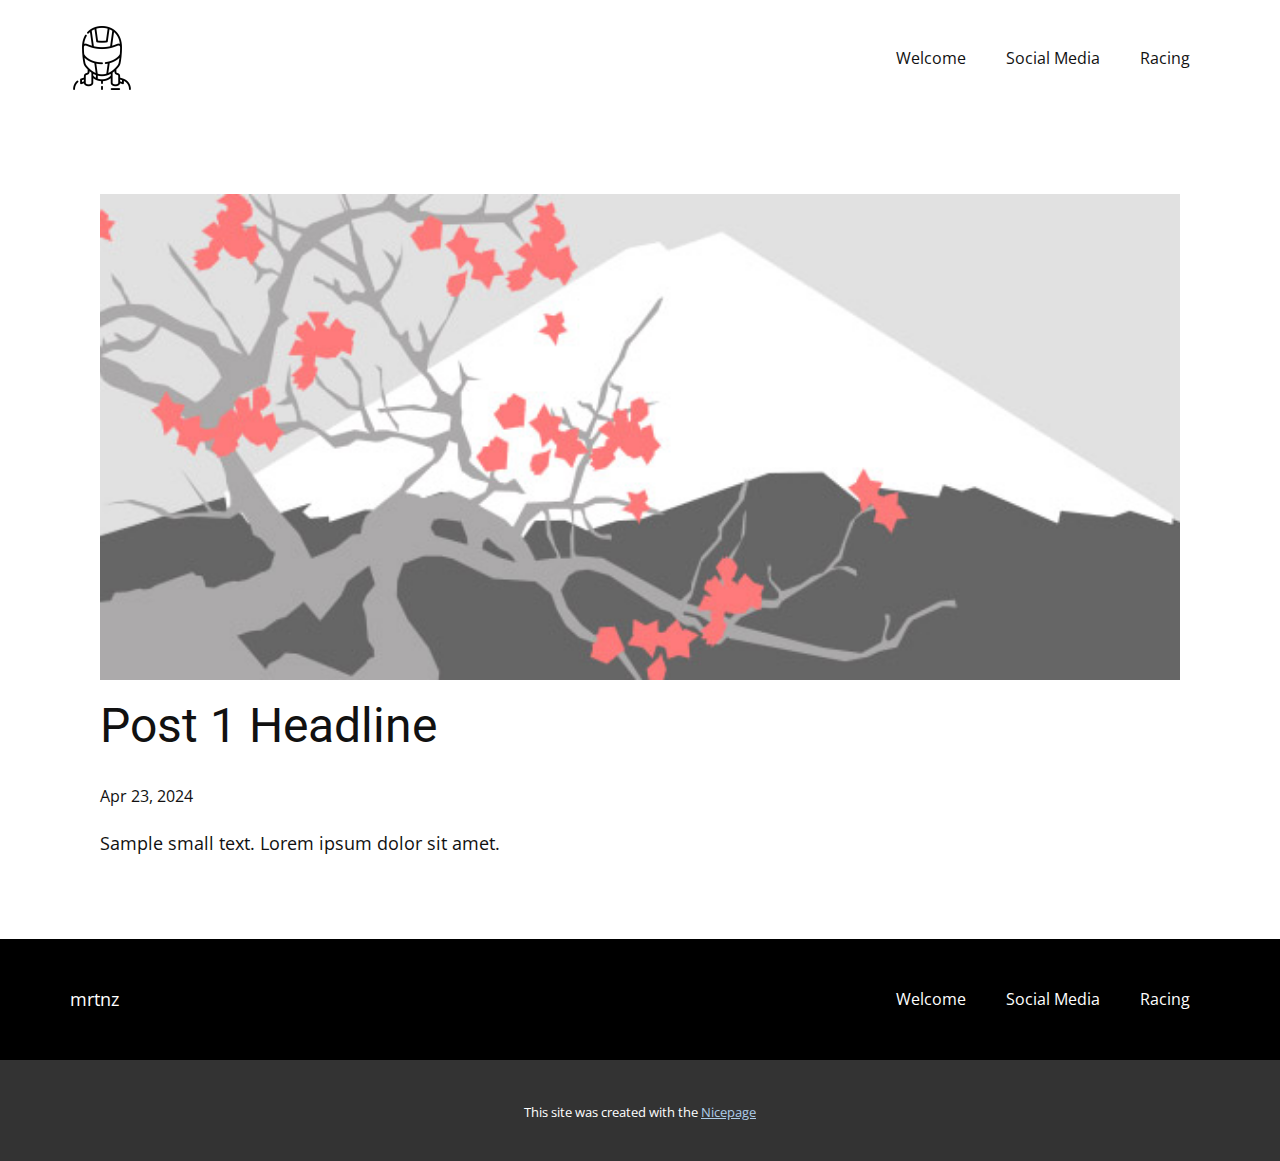
<file: blog/post.html>
<!DOCTYPE html>
<html style="font-size: 16px;" lang="en"><head>
    <meta name="viewport" content="width=device-width, initial-scale=1.0">
    <meta charset="utf-8">
    <meta name="keywords" content="Post 1 Headline">
    <meta name="description" content="">
    <title>Post 1 Headline</title>
    <link rel="stylesheet" href="../nicepage.css" media="screen">
<link rel="stylesheet" href="../Post-Template.css" media="screen">
    <script class="u-script" type="text/javascript" src="../jquery.js" defer=""></script>
    <script class="u-script" type="text/javascript" src="../nicepage.js" defer=""></script>
    <meta name="generator" content="Nicepage 6.8.9, nicepage.com">
    <link id="u-theme-google-font" rel="stylesheet" href="https://fonts.googleapis.com/css?family=Roboto:100,100i,300,300i,400,400i,500,500i,700,700i,900,900i|Open+Sans:300,300i,400,400i,500,500i,600,600i,700,700i,800,800i">
    
    
    
    <script type="application/ld+json">{
		"@context": "http://schema.org",
		"@type": "Organization",
		"name": "mrtnz",
		"logo": "images/5029739.png"
}</script>
    <meta name="theme-color" content="#478ac9">
  <meta data-intl-tel-input-cdn-path="intlTelInput/"></head>
  <body data-path-to-root="./" data-include-products="false" class="u-body u-xl-mode" data-lang="en"><header class="u-clearfix u-header u-header" id="sec-3b17"><div class="u-clearfix u-sheet u-sheet-1">
        <a href="#" class="u-image u-logo u-image-1" data-image-width="128" data-image-height="128">
          <img src="../images/5029739.png" class="u-logo-image u-logo-image-1">
        </a>
        <nav class="u-menu u-menu-one-level u-offcanvas u-menu-1">
          <div class="menu-collapse" style="font-size: 1rem; letter-spacing: 0px;">
            <a class="u-button-style u-custom-left-right-menu-spacing u-custom-padding-bottom u-custom-top-bottom-menu-spacing u-nav-link u-text-active-palette-1-base u-text-hover-palette-2-base" href="#">
              <svg class="u-svg-link" viewBox="0 0 24 24"><use xlink:href="#menu-hamburger"></use></svg>
              <svg class="u-svg-content" version="1.1" id="menu-hamburger" viewBox="0 0 16 16" x="0px" y="0px" xmlns:xlink="http://www.w3.org/1999/xlink" xmlns="http://www.w3.org/2000/svg"><g><rect y="1" width="16" height="2"></rect><rect y="7" width="16" height="2"></rect><rect y="13" width="16" height="2"></rect>
</g></svg>
            </a>
          </div>
          <div class="u-custom-menu u-nav-container">
            <ul class="u-nav u-unstyled u-nav-1"><li class="u-nav-item"><a class="u-button-style u-nav-link u-text-active-palette-1-base u-text-hover-palette-2-base" href="../Welcome.html" style="padding: 10px 20px;">Welcome</a>
</li><li class="u-nav-item"><a class="u-button-style u-nav-link u-text-active-palette-1-base u-text-hover-palette-2-base" href="../Social-Media.html" style="padding: 10px 20px;">Social Media</a>
</li><li class="u-nav-item"><a class="u-button-style u-nav-link u-text-active-palette-1-base u-text-hover-palette-2-base" href="../Racing.html" style="padding: 10px 20px;">Racing</a>
</li></ul>
          </div>
          <div class="u-custom-menu u-nav-container-collapse">
            <div class="u-black u-container-style u-inner-container-layout u-opacity u-opacity-95 u-sidenav">
              <div class="u-inner-container-layout u-sidenav-overflow">
                <div class="u-menu-close"></div>
                <ul class="u-align-center u-nav u-popupmenu-items u-unstyled u-nav-2"><li class="u-nav-item"><a class="u-button-style u-nav-link" href="../Welcome.html">Welcome</a>
</li><li class="u-nav-item"><a class="u-button-style u-nav-link" href="../Social-Media.html">Social Media</a>
</li><li class="u-nav-item"><a class="u-button-style u-nav-link" href="../Racing.html">Racing</a>
</li></ul>
              </div>
            </div>
            <div class="u-black u-menu-overlay u-opacity u-opacity-70"></div>
          </div>
        </nav>
      </div></header>
    <section class="u-align-center u-clearfix u-section-1" id="sec-82c4">
      <div class="u-clearfix u-sheet u-valign-middle-md u-valign-middle-sm u-valign-middle-xs u-sheet-1"><!--post_details--><!--post_details_options_json--><!--{"source":""}--><!--/post_details_options_json--><!--blog_post-->
        <div class="u-container-style u-expanded-width u-post-details u-post-details-1">
          <div class="u-container-layout u-valign-middle u-container-layout-1"><!--blog_post_image-->
            <img alt="" class="u-blog-control u-expanded-width u-image u-image-default u-image-1" src="../images/0fd3416c.jpeg"><!--/blog_post_image--><!--blog_post_header-->
            <h2 class="u-blog-control u-text u-text-1">Post 1 Headline</h2><!--/blog_post_header--><!--blog_post_metadata-->
            <div class="u-blog-control u-metadata u-metadata-1"><!--blog_post_metadata_date-->
              <span class="u-meta-date u-meta-icon">Apr 23, 2024</span><!--/blog_post_metadata_date--><!--blog_post_metadata_category-->
              <!--/blog_post_metadata_category--><!--blog_post_metadata_comments-->
              <!--/blog_post_metadata_comments-->
            </div><!--/blog_post_metadata--><!--blog_post_content-->
            <div class="u-align-justify u-blog-control u-post-content u-text u-text-2 fr-view">
  Sample small text. Lorem ipsum dolor sit amet.
  </div><!--/blog_post_content-->
          </div>
        </div><!--/blog_post--><!--/post_details-->
      </div>
    </section>
    
    
    
    <footer class="u-black u-clearfix u-footer" id="sec-92ec"><div class="u-clearfix u-sheet u-sheet-1">
        <nav class="u-menu u-menu-one-level u-offcanvas u-menu-1">
          <div class="menu-collapse">
            <a class="u-button-style u-nav-link" href="#">
              <svg class="u-svg-link" viewBox="0 0 24 24"><use xlink:href="#menu-hamburger"></use></svg>
              <svg class="u-svg-content" version="1.1" id="menu-hamburger" viewBox="0 0 16 16" x="0px" y="0px" xmlns:xlink="http://www.w3.org/1999/xlink" xmlns="http://www.w3.org/2000/svg"><g><rect y="1" width="16" height="2"></rect><rect y="7" width="16" height="2"></rect><rect y="13" width="16" height="2"></rect>
</g></svg>
            </a>
          </div>
          <div class="u-custom-menu u-nav-container">
            <ul class="u-nav u-unstyled"><li class="u-nav-item"><a class="u-button-style u-nav-link" href="../Welcome.html">Welcome</a>
</li><li class="u-nav-item"><a class="u-button-style u-nav-link" href="../Social-Media.html">Social Media</a>
</li><li class="u-nav-item"><a class="u-button-style u-nav-link" href="../Racing.html">Racing</a>
</li></ul>
          </div>
          <div class="u-custom-menu u-nav-container-collapse">
            <div class="u-black u-container-style u-inner-container-layout u-opacity u-opacity-95 u-sidenav">
              <div class="u-inner-container-layout u-sidenav-overflow">
                <div class="u-menu-close"></div>
                <ul class="u-align-center u-nav u-popupmenu-items u-unstyled u-nav-2"><li class="u-nav-item"><a class="u-button-style u-nav-link" href="../Welcome.html">Welcome</a>
</li><li class="u-nav-item"><a class="u-button-style u-nav-link" href="../Social-Media.html">Social Media</a>
</li><li class="u-nav-item"><a class="u-button-style u-nav-link" href="../Racing.html">Racing</a>
</li></ul>
              </div>
            </div>
            <div class="u-black u-menu-overlay u-opacity u-opacity-70"></div>
          </div>
        </nav>
        <p class="u-text u-text-default u-text-1">mrtnz </p>
      </div></footer>
    <section class="u-backlink u-clearfix u-grey-80">
      <p class="u-text">
        <span>This site was created with the </span>
        <a class="u-link" href="https://nicepage.com/" target="_blank" rel="nofollow">
          <span>Nicepage</span>
        </a>
      </p>
    </section>
  
</body></html>
</file>
